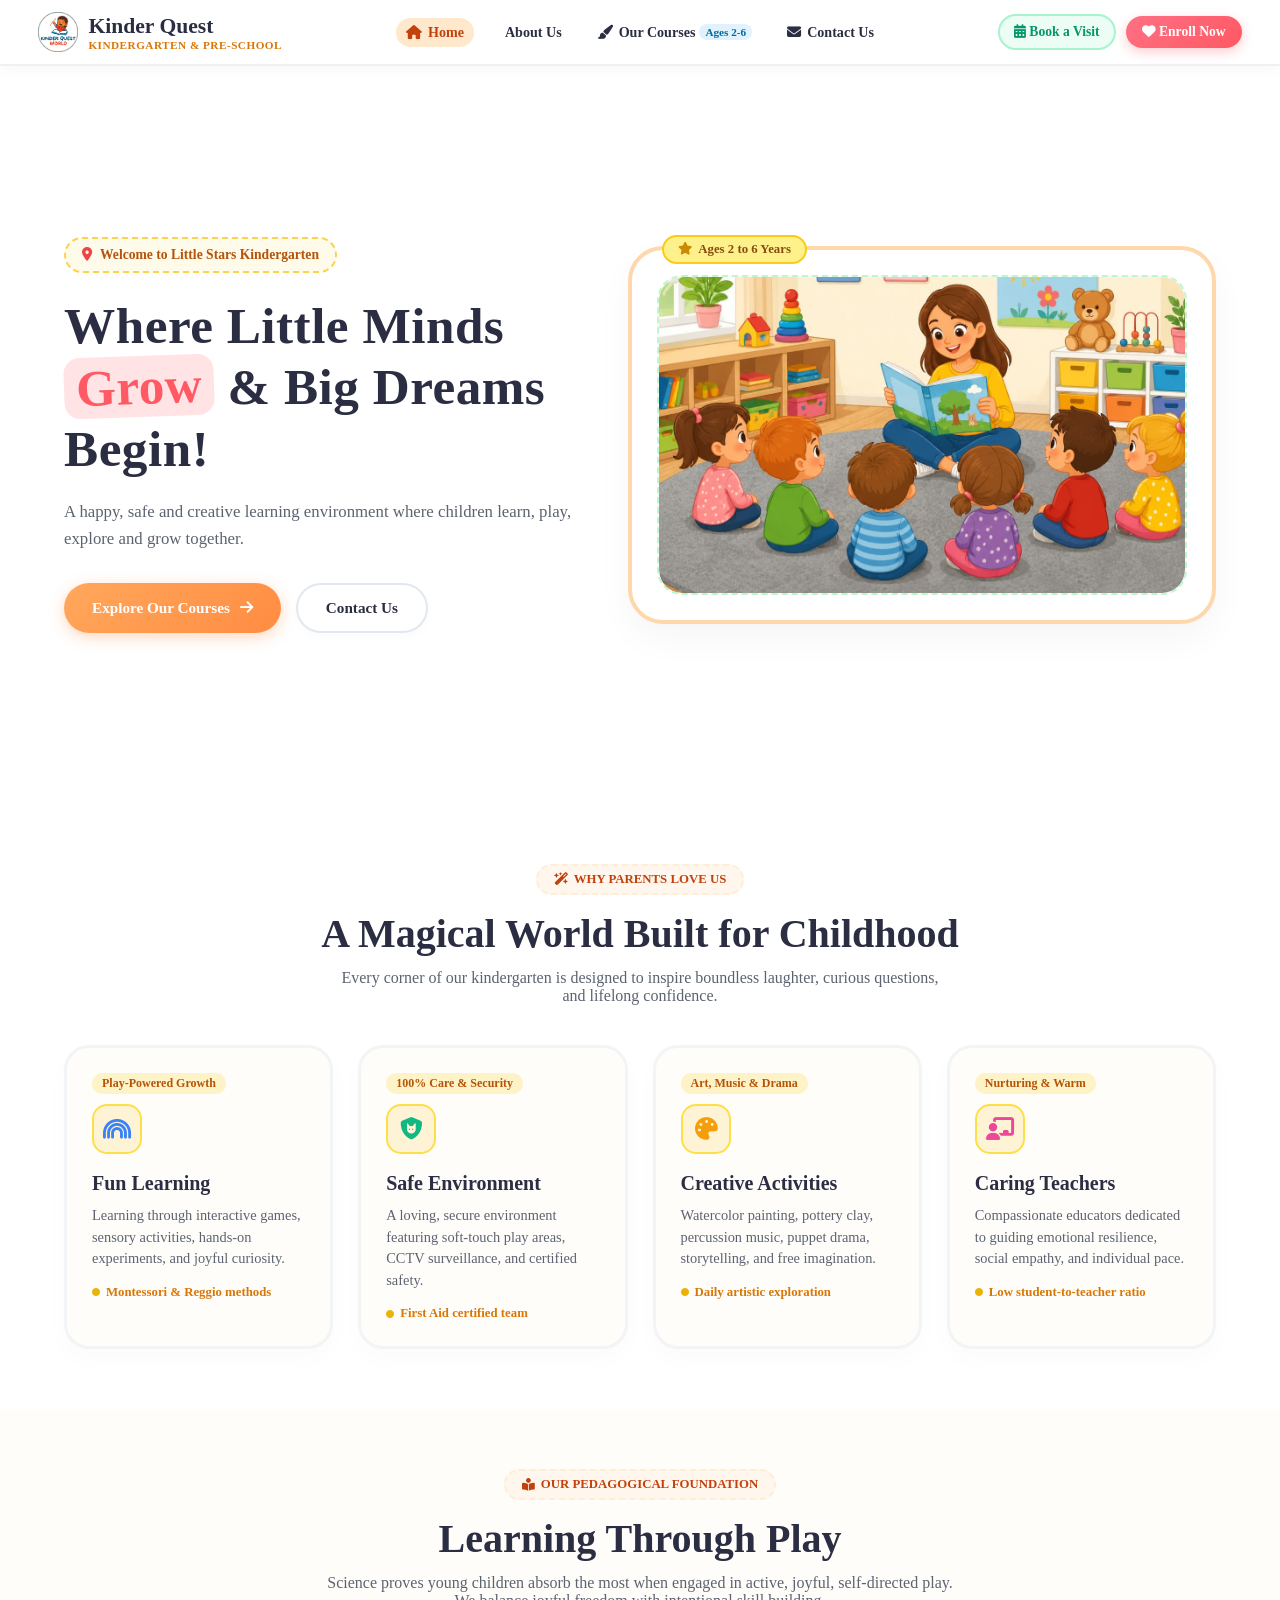
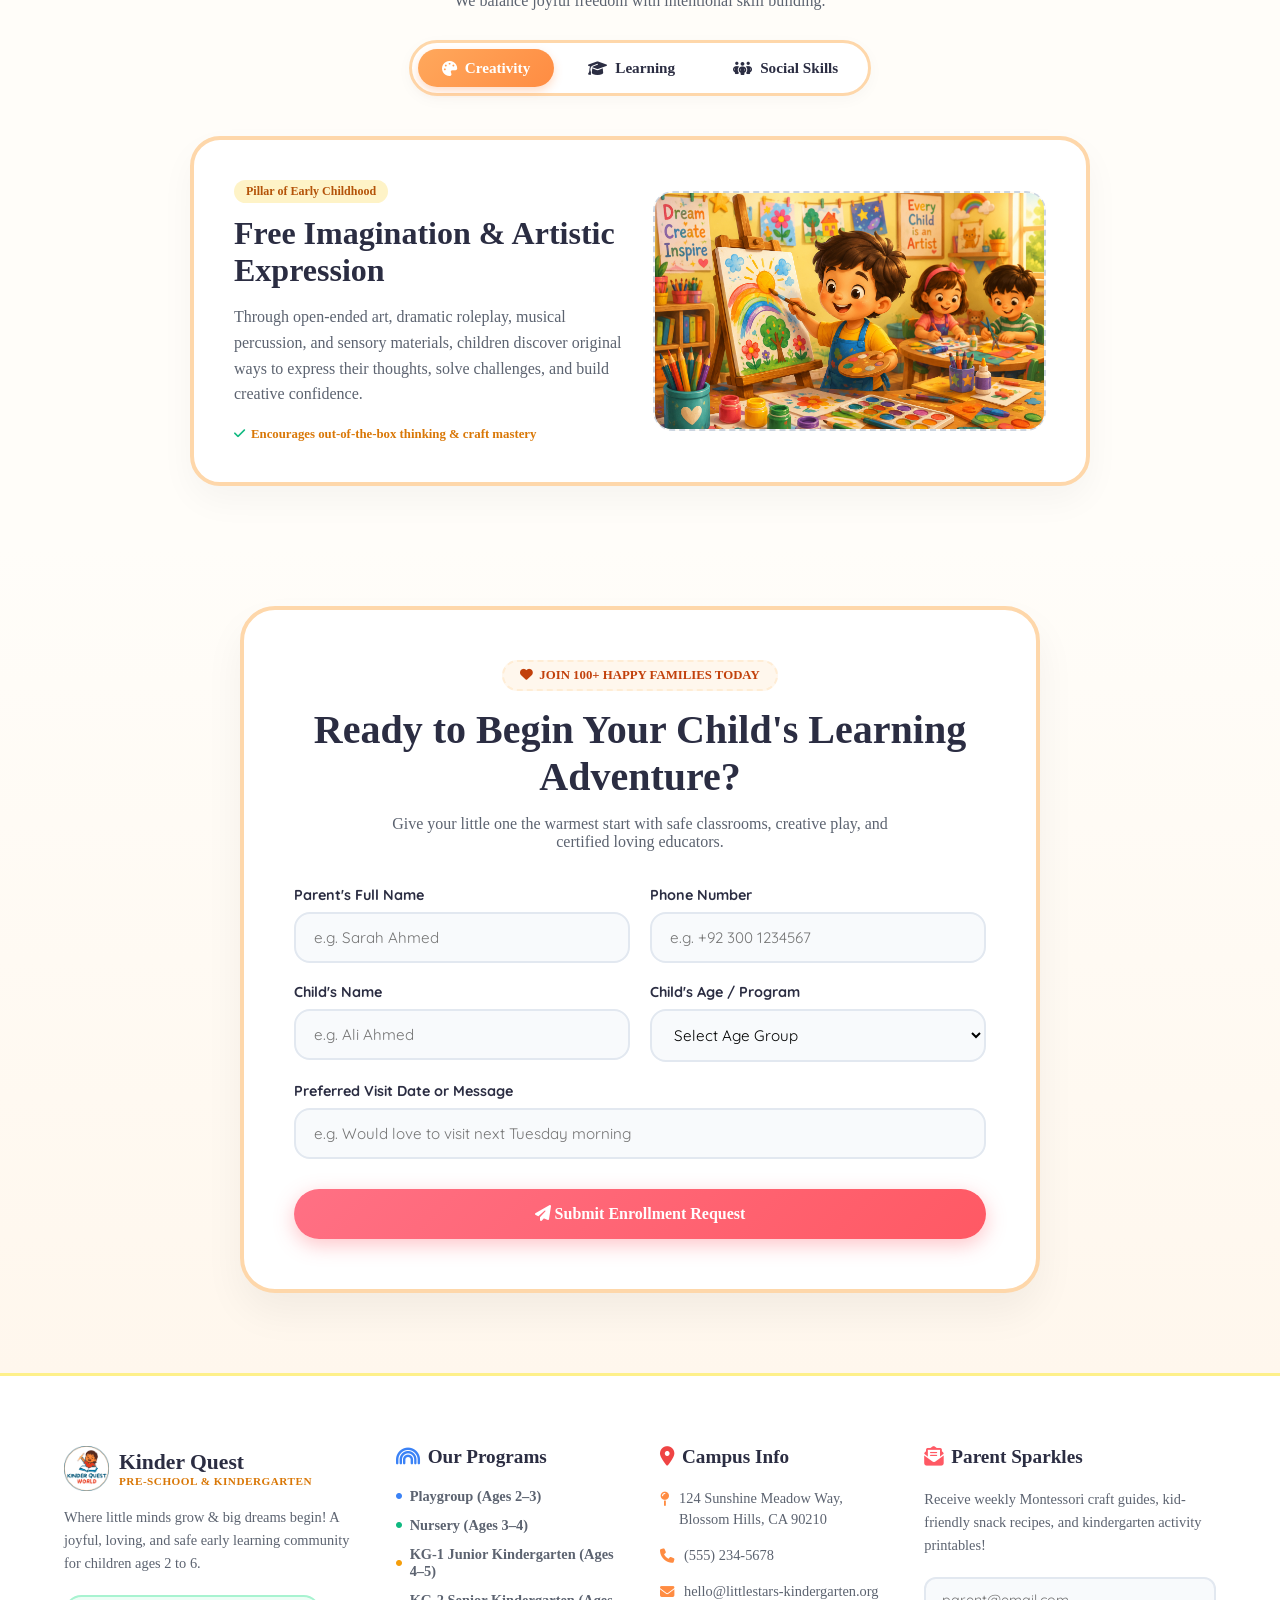
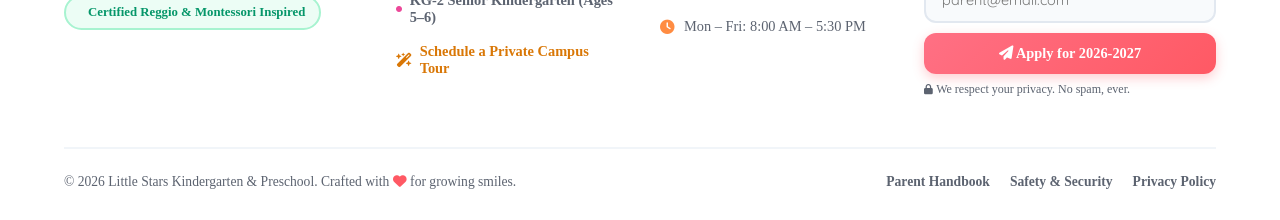
<file: index.html>
<!DOCTYPE html>
<html lang="en">
<head>
    <meta charset="UTF-8">
    <meta name="viewport" content="width=device-width, initial-scale=1.0">
    <title>Kinder Quest | Kindergarten & Preschool</title>
    <!-- FontAwesome icons -->
    <link rel="stylesheet" href="https://cdnjs.cloudflare.com/ajax/libs/font-awesome/6.4.0/css/all.min.css">
    <!-- Google Fonts -->
    <link href="https://fonts.googleapis.com/css2?family=Quicksand:wght@500;600;700&display=swap" rel="stylesheet">
    
    <style>
        :root {
    --sun-yellow: #ffde59;
    --mint-green: #2ec4b6;
    --sky-blue: #3a86ff;
    --coral-pink: #ff5964;
    --text-dark: #2b2d42;
    --text-muted: #5c6370;
}

* {
    margin: 0;
    padding: 0;
    box-sizing: border-box;
}

body, h1, h2, h3, h4, h5, h6, p, span, a, button, input, label {
    font-family: 'Quicksand', sans-serif !important;
}

        /* Header / Navbar */
       /* Header / Navbar (Optimized Spacing for 100% Zoom) */
header {
    background: #ffffff;
    display: flex;
    justify-content: space-between;
    align-items: center;
    padding: 12px 3%;
    position: sticky;
    top: 0;
    z-index: 1000;
    box-shadow: 0 4px 15px rgba(0,0,0,0.03);
    border-bottom: 2px solid #f0f0f0;
}

.logo {
    display: flex;
    align-items: center;
    gap: 10px;
    text-decoration: none;
    flex-shrink: 0;
}

.logo-badge {
    width: 44px;
    height: 44px;
    background: #fff3d6;
    border: 2px solid #ffca3a;
    border-radius: 14px;
    display: flex;
    align-items: center;
    justify-content: center;
    font-size: 1.3rem;
}

.logo-text h2 {
    font-family: 'Nunito', sans-serif;
    font-size: 1.35rem;
    font-weight: 800;
    color: #2b2d42;
}

.logo-text span {
    font-size: 0.7rem;
    font-weight: 700;
    color: #d97706;
    letter-spacing: 0.5px;
    display: block;
    text-transform: uppercase;
}

header nav ul {
    display: flex;
    list-style: none;
    gap: 15px;
    align-items: center;
}

header nav ul li a {
    text-decoration: none;
    color: #2b2d42;
    font-weight: 700;
    font-size: 0.88rem;
    display: flex;
    align-items: center;
    gap: 6px;
    padding: 6px 10px;
    border-radius: 30px;
    transition: all 0.2s ease;
    white-space: nowrap;
}

header nav ul li a.active-tab {
    background: #ffe8cc;
    color: #c2410c;
}

header nav ul li a:hover {
    color: #c2410c;
}

.nav-sub {
    font-size: 0.7rem;
    background: #e0f2fe;
    color: #0369a1;
    padding: 2px 6px;
    border-radius: 8px;
    font-weight: 700;
    margin-left: -2px;
}

.header-actions {
    display: flex;
    gap: 10px;
    align-items: center;
    flex-shrink: 0;
}

.btn-visit {
    background: #ecfdf5;
    color: #059669;
    border: 2px solid #a7f3d0;
    padding: 8px 14px;
    border-radius: 50px;
    font-weight: 700;
    font-size: 0.85rem;
    text-decoration: none;
    transition: all 0.2s ease;
    white-space: nowrap;
}

.btn-visit:hover {
    background: #d1fae5;
}

.btn-enroll {
    background: linear-gradient(135deg, #ff7084, #ff5964);
    color: white;
    border: none;
    padding: 8px 16px;
    border-radius: 50px;
    font-weight: 700;
    font-size: 0.85rem;
    text-decoration: none;
    box-shadow: 0 4px 12px rgba(255, 89, 100, 0.3);
    transition: all 0.2s ease;
    white-space: nowrap;
}

.btn-enroll:hover {
    transform: translateY(-2px);
    box-shadow: 0 6px 15px rgba(255, 89, 100, 0.4);
}

@media(max-width: 1150px) {
    header nav ul { display: none; }
}
        /* Hero Section */
        .hero {
            min-height: 82vh;
            display: flex;
            align-items: center;
            justify-content: space-between;
            padding: 40px 5%;
            gap: 30px;
        }

        .hero-content {
            flex: 1;
            max-width: 580px;
        }

        .hero-badge {
            display: inline-flex;
            align-items: center;
            gap: 8px;
            background: #fffbeb;
            color: #b45309;
            padding: 8px 16px;
            border-radius: 30px;
            font-weight: 700;
            font-size: 0.85rem;
            margin-bottom: 22px;
            border: 2px dashed #fcd34d;
        }

        .hero-content h1 {
            font-family: 'Fredoka', sans-serif;
            font-size: 3.2rem;
            line-height: 1.2;
            font-weight: 700;
            color: var(--text-dark);
            margin-bottom: 20px;
            letter-spacing: 0.5px;
        }

        .hero-content h1 .highlight-grow {
            color: #ff5964;
            background: #ffe3e5;
            padding: 0 12px;
            border-radius: 16px;
            display: inline-block;
            transform: rotate(-2deg);
        }

        .hero-content p {
            font-size: 1.05rem;
            color: var(--text-muted);
            margin-bottom: 30px;
            line-height: 1.6;
        }

        .hero-buttons {
            display: flex;
            gap: 15px;
            flex-wrap: wrap;
        }

        .btn-explore {
            background: linear-gradient(135deg, #ffa85c, #ff8c42);
            color: white;
            padding: 14px 28px;
            border-radius: 50px;
            text-decoration: none;
            font-weight: 700;
            font-size: 0.95rem;
            box-shadow: 0 4px 15px rgba(255, 140, 66, 0.35);
            display: inline-flex;
            align-items: center;
            gap: 10px;
            transition: all 0.2s ease;
        }

        .btn-explore:hover {
            transform: translateY(-2px);
        }

        .btn-contact-outline {
            background: #ffffff;
            color: var(--text-dark);
            padding: 14px 28px;
            border-radius: 50px;
            text-decoration: none;
            font-weight: 700;
            font-size: 0.95rem;
            border: 2px solid #e2e8f0;
            box-shadow: 0 4px 10px rgba(0,0,0,0.02);
            transition: all 0.2s ease;
        }

        .btn-contact-outline:hover {
            border-color: #cbd5e1;
            background: #f8fafc;
        }

        /* Hero Right Card */
        .hero-image {
            flex: 1.1;
            display: flex;
            justify-content: center;
        }

        .illustration-card {
            background: #ffffff;
            border: 4px solid #fed7aa;
            border-radius: 35px;
            padding: 25px;
            width: 100%;
            max-width: 600px;
            box-shadow: 0 15px 35px rgba(0,0,0,0.04);
            position: relative;
        }

        .card-top-tag {
            position: absolute;
            top: -15px;
            left: 30px;
            background: #fef08a;
            color: #854d0e;
            padding: 5px 14px;
            border-radius: 20px;
            font-weight: 700;
            font-size: 0.8rem;
            border: 2px solid #facc15;
            display: flex;
            align-items: center;
            gap: 6px;
            z-index: 2;
        }

        .card-inner-graphic {
            background: #fdfaf6;
            border-radius: 25px;
            height: 320px;
            display: flex;
            align-items: center;
            justify-content: center;
            position: relative;
            overflow: hidden;
            border: 2px dashed #bbf7d0;
        }

        .card-inner-graphic img {
            width: 100%;
            height: 100%;
            object-fit: cover;
            border-radius: 23px;
        }

        /* Features Grid Section */
        .features-section {
            padding: 60px 5%;
            text-align: center;
            background: #ffffff;
        }

        .section-title-badge {
            display: inline-flex;
            align-items: center;
            gap: 6px;
            background: #fff7ed;
            color: #c2410c;
            padding: 6px 16px;
            border-radius: 20px;
            font-size: 0.8rem;
            font-weight: 700;
            margin-bottom: 15px;
            border: 2px dashed #ffedd5;
            text-transform: uppercase;
        }

        .features-section h2 {
            font-family: 'Fredoka', sans-serif;
            font-size: 2.5rem;
            color: var(--text-dark);
            margin-bottom: 12px;
        }

        .features-section > p {
            color: var(--text-muted);
            max-width: 600px;
            margin: 0 auto 40px auto;
            font-size: 1rem;
        }

        .features-grid {
            display: grid;
            grid-template-columns: repeat(auto-fit, minmax(240px, 1fr));
            gap: 25px;
            text-align: left;
        }

        .feature-card {
            background: #fffdfa;
            border: 3px solid #f3f4f6;
            border-radius: 25px;
            padding: 25px;
            transition: all 0.3s ease;
            box-shadow: 0 10px 25px rgba(0,0,0,0.02);
            position: relative;
        }

        .feature-card:hover {
            transform: translateY(-5px);
            border-color: #fed7aa;
        }

        .feature-icon-box {
            width: 50px;
            height: 50px;
            background: #fff3d6;
            border-radius: 15px;
            display: flex;
            align-items: center;
            justify-content: center;
            font-size: 1.4rem;
            margin-bottom: 18px;
            border: 2px solid #fde047;
        }

        .feature-tag {
            font-size: 0.75rem;
            font-weight: 700;
            color: #b45309;
            background: #fef3c7;
            padding: 3px 10px;
            border-radius: 10px;
            display: inline-block;
            margin-bottom: 10px;
        }

        .feature-card h3 {
            font-size: 1.25rem;
            font-weight: 700;
            margin-bottom: 10px;
            color: var(--text-dark);
        }

        .feature-card p {
            font-size: 0.9rem;
            color: var(--text-muted);
            line-height: 1.5;
            margin-bottom: 15px;
        }

        .feature-footer-tag {
            font-size: 0.8rem;
            font-weight: 700;
            color: #d97706;
            display: flex;
            align-items: center;
            gap: 6px;
        }

        /* Pedagogical Foundation Section */
        .pedagogy-section {
            padding: 60px 5%;
            text-align: center;
            background: #fffdf9;
        }

        .pedagogy-section h2 {
            font-family: 'Fredoka', sans-serif;
            font-size: 2.5rem;
            color: var(--text-dark);
            margin-bottom: 12px;
        }

        .pedagogy-section > p {
            color: var(--text-muted);
            max-width: 650px;
            margin: 0 auto 30px auto;
            font-size: 1rem;
        }

        .tab-buttons {
            display: inline-flex;
            background: #ffffff;
            border: 3px solid #fed7aa;
            padding: 6px;
            border-radius: 50px;
            gap: 10px;
            margin-bottom: 40px;
            box-shadow: 0 4px 15px rgba(0,0,0,0.03);
        }

        .tab-btn {
            background: transparent;
            border: none;
            padding: 10px 24px;
            border-radius: 30px;
            font-weight: 700;
            font-size: 0.95rem;
            cursor: pointer;
            color: var(--text-dark);
            display: flex;
            align-items: center;
            gap: 8px;
            transition: all 0.2s ease;
        }

        .tab-btn.active, .tab-btn:hover {
            background: linear-gradient(135deg, #ffa85c, #ff8c42);
            color: white;
            box-shadow: 0 4px 10px rgba(255, 140, 66, 0.3);
        }

        .tab-content {
            display: none;
            max-width: 900px;
            margin: 0 auto;
            background: #ffffff;
            border: 4px solid #fed7aa;
            border-radius: 30px;
            padding: 40px;
            text-align: left;
            box-shadow: 0 15px 35px rgba(0,0,0,0.04);
            animation: fadeIn 0.4s ease;
        }

        .tab-content.active {
            display: block;
        }

        @keyframes fadeIn {
            from { opacity: 0; transform: translateY(10px); }
            to { opacity: 1; transform: translateY(0); }
        }

        .tab-pane-inner {
            display: flex;
            align-items: center;
            gap: 30px;
            flex-wrap: wrap;
        }

        .tab-pane-text {
            flex: 1;
            min-width: 280px;
        }

        .tab-pane-text .mini-badge {
            font-size: 0.75rem;
            font-weight: 700;
            color: #b45309;
            background: #fef3c7;
            padding: 4px 12px;
            border-radius: 12px;
            display: inline-block;
            margin-bottom: 12px;
        }

        .tab-pane-text h3 {
            font-family: 'Fredoka', sans-serif;
            font-size: 2rem;
            color: var(--text-dark);
            margin-bottom: 15px;
        }

        .tab-pane-text p {
            color: var(--text-muted);
            line-height: 1.6;
            margin-bottom: 20px;
        }

        .tab-pane-graphic {
            flex: 1;
            min-width: 280px;
            background: #fdfaf6;
            border: 2px dashed #cbd5e1;
            border-radius: 20px;
            height: 240px;
            display: flex;
            align-items: center;
            justify-content: center;
            font-size: 4rem;
        }

        /* Enrollment / Visit Form Section */
        .enroll-section {
            padding: 60px 5% 80px 5%;
            background: linear-gradient(180deg, #fffdf9 0%, #fff7ed 100%);
            display: flex;
            justify-content: center;
        }

        .enroll-card {
            background: #ffffff;
            border: 4px solid #fed7aa;
            border-radius: 35px;
            padding: 50px;
            width: 100%;
            max-width: 800px;
            box-shadow: 0 20px 40px rgba(0,0,0,0.05);
            text-align: center;
            position: relative;
        }

        .enroll-card h2 {
            font-family: 'Fredoka', sans-serif;
            font-size: 2.5rem;
            color: var(--text-dark);
            margin-bottom: 15px;
        }

        .enroll-card p {
            color: var(--text-muted);
            margin-bottom: 35px;
            font-size: 1rem;
            max-width: 550px;
            margin-left: auto;
            margin-right: auto;
        }

        .enroll-form {
            display: grid;
            grid-template-columns: 1fr 1fr;
            gap: 20px;
            text-align: left;
        }

        .form-group {
            display: flex;
            flex-direction: column;
            gap: 8px;
        }

        .form-group.full-width {
            grid-column: span 2;
        }

        .form-group label {
            font-weight: 700;
            font-size: 0.9rem;
            color: var(--text-dark);
        }

        .form-group input, .form-group select {
            padding: 14px 18px;
            border: 2px solid #e2e8f0;
            border-radius: 16px;
            font-size: 0.95rem;
            font-family: 'Quicksand', sans-serif;
            background: #f8fafc;
            outline: none;
            transition: all 0.2s ease;
        }

        .form-group input:focus, .form-group select:focus {
            border-color: #ff8c42;
            background: #ffffff;
            box-shadow: 0 0 0 4px rgba(255, 140, 66, 0.15);
        }

        .btn-submit-form {
            grid-column: span 2;
            background: linear-gradient(135deg, #ff7084, #ff5964);
            color: white;
            border: none;
            padding: 16px;
            border-radius: 50px;
            font-weight: 700;
            font-size: 1rem;
            cursor: pointer;
            box-shadow: 0 6px 20px rgba(255, 89, 100, 0.35);
            transition: all 0.2s ease;
            margin-top: 10px;
        }

        .btn-submit-form:hover {
            transform: translateY(-2px);
            box-shadow: 0 8px 25px rgba(255, 89, 100, 0.45);
        }

        /* --- Footer Styles --- */
        footer.site-footer {
            background: #ffffff;
            border-top: 3px solid #fef08a;
            padding: 70px 5% 30px 5%;
            color: var(--text-dark);
        }

        .footer-container {
            display: grid;
            grid-template-columns: 1.3fr 1fr 1fr 1.3fr;
            gap: 40px;
            margin-bottom: 50px;
        }

        .footer-col h3 {
            font-family: 'Fredoka', sans-serif;
            font-size: 1.2rem;
            margin-bottom: 20px;
            color: var(--text-dark);
            display: flex;
            align-items: center;
            gap: 8px;
        }

        .footer-col p {
            color: var(--text-muted);
            font-size: 0.9rem;
            line-height: 1.6;
            margin-bottom: 20px;
        }

        .footer-badge-box {
            display: inline-flex;
            align-items: center;
            gap: 8px;
            background: #ecfdf5;
            color: #059669;
            border: 2px solid #a7f3d0;
            padding: 8px 14px;
            border-radius: 20px;
            font-weight: 700;
            font-size: 0.8rem;
        }

        .footer-links {
            list-style: none;
            display: flex;
            flex-direction: column;
            gap: 12px;
        }

        .footer-links li a {
            text-decoration: none;
            color: var(--text-muted);
            font-size: 0.9rem;
            font-weight: 600;
            transition: color 0.2s ease;
            display: flex;
            align-items: center;
            gap: 8px;
        }

        .footer-links li a:hover {
            color: #ff8c42;
        }

        .footer-contact-info {
            display: flex;
            flex-direction: column;
            gap: 14px;
        }

        .footer-contact-item {
            display: flex;
            align-items: flex-start;
            gap: 10px;
            color: var(--text-muted);
            font-size: 0.9rem;
            line-height: 1.5;
        }

        .footer-contact-item i {
            color: #ff8c42;
            margin-top: 4px;
        }

        /* Newsletter form inside footer */
        .footer-newsletter input {
            width: 100%;
            padding: 12px 16px;
            border: 2px solid #e2e8f0;
            border-radius: 12px;
            font-size: 0.9rem;
            font-family: 'Quicksand', sans-serif;
            background: #f8fafc;
            outline: none;
            margin-bottom: 10px;
            transition: all 0.2s ease;
        }

        .footer-newsletter input:focus {
            border-color: #ff8c42;
            background: #ffffff;
        }

        .footer-newsletter button {
            width: 100%;
            background: linear-gradient(135deg, #ff7084, #ff5964);
            color: white;
            border: none;
            padding: 12px;
            border-radius: 12px;
            font-weight: 700;
            font-size: 0.9rem;
            cursor: pointer;
            box-shadow: 0 4px 12px rgba(255, 89, 100, 0.3);
            transition: all 0.2s ease;
        }

        .footer-newsletter button:hover {
            transform: translateY(-2px);
        }

        .newsletter-note {
            font-size: 0.75rem;
            color: var(--text-muted);
            margin-top: 8px;
        }

        /* Footer Bottom Bar */
        .footer-bottom {
            border-top: 2px solid #f1f5f9;
            padding-top: 25px;
            display: flex;
            justify-content: space-between;
            align-items: center;
            flex-wrap: wrap;
            gap: 15px;
            font-size: 0.85rem;
            color: var(--text-muted);
        }

        .footer-bottom-links {
            display: flex;
            gap: 20px;
        }

        .footer-bottom-links a {
            text-decoration: none;
            color: var(--text-muted);
            font-weight: 600;
        }

        .footer-bottom-links a:hover {
            color: #ff8c42;
        }

        /* Responsive */
        @media(max-width: 1024px) {
            header nav ul { display: none; }
            .hero { flex-direction: column; text-align: center; padding: 30px 5%; }
            .hero-content { max-width: 100%; }
            .hero-buttons { justify-content: center; }
            .hero-image { width: 100%; }
            .enroll-form { grid-template-columns: 1fr; }
            .form-group.full-width { grid-column: span 1; }
            .btn-submit-form { grid-column: span 1; }
            .footer-container { grid-template-columns: 1fr 1fr; }
        }

        @media(max-width: 650px) {
            .footer-container { grid-template-columns: 1fr; }
            .footer-bottom { flex-direction: column; text-align: center; }
        }
        /* MODAL POPUP OVERLAY CSS */
.modal-overlay {
    position: fixed;
    top: 0;
    left: 0;
    width: 100%;
    height: 100%;
    background: rgba(0, 0, 0, 0.5);
    backdrop-filter: blur(4px);
    display: flex;
    align-items: center;
    justify-content: center;
    z-index: 2000;
    opacity: 0;
    visibility: hidden;
    transition: all 0.3s ease;
}

.modal-overlay.active {
    opacity: 1;
    visibility: visible;
}

.modal-container {
    background: #ffffff;
    width: 100%;
    max-width: 680px;
    border-radius: 28px;
    border: 5px solid #a7f3d0;
    box-shadow: 0 20px 50px rgba(0, 0, 0, 0.15);
    padding: 30px;
    position: relative;
    transform: scale(0.9);
    transition: all 0.3s ease;
    max-height: 90vh;
    overflow-y: auto;
}

.modal-overlay.active .modal-container {
    transform: scale(1);
}

.modal-header {
    display: flex;
    justify-content: space-between;
    align-items: center;
    margin-bottom: 20px;
    border-bottom: 2px solid #f1f5f9;
    padding-bottom: 15px;
}

.modal-badge-title {
    display: flex;
    align-items: center;
    gap: 12px;
}

.modal-teddy-icon {
    width: 42px;
    height: 42px;
    background: #fff3d6;
    border: 2px solid #ffca3a;
    border-radius: 12px;
    display: flex;
    align-items: center;
    justify-content: center;
    font-size: 1.2rem;
}

.modal-title-text span {
    font-size: 0.7rem;
    font-weight: 800;
    color: #059669;
    letter-spacing: 0.5px;
    text-transform: uppercase;
    display: block;
}

.modal-title-text h3 {
    font-family: 'Nunito', sans-serif;
    font-size: 1.35rem;
    color: #2b2d42;
    font-weight: 800;
}

.modal-close-btn {
    width: 36px;
    height: 36px;
    background: #f8fafc;
    border: 2px solid #e2e8f0;
    border-radius: 50%;
    display: flex;
    align-items: center;
    justify-content: center;
    cursor: pointer;
    color: #64748b;
    font-size: 0.9rem;
    transition: 0.2s;
}

.modal-close-btn:hover {
    background: #fee2e2;
    color: #ef4444;
    border-color: #fca5a5;
}

.modal-banner-note {
    background: #f0fdf4;
    border: 1.5px solid #bbf7d0;
    color: #166534;
    padding: 10px 16px;
    border-radius: 12px;
    font-size: 0.82rem;
    font-weight: 700;
    display: flex;
    align-items: center;
    gap: 8px;
    margin-bottom: 20px;
}

.modal-form-grid {
    display: grid;
    grid-template-columns: 1fr 1fr;
    gap: 15px;
    margin-bottom: 15px;
}

.modal-form-group {
    display: flex;
    flex-direction: column;
    gap: 6px;
}

.modal-form-group label {
    font-size: 0.8rem;
    font-weight: 700;
    color: #334155;
}

.modal-input {
    width: 100%;
    padding: 10px 14px;
    border: 1px solid #cbd5e1;
    border-radius: 12px;
    font-size: 0.85rem;
    background: #f8fafc;
    outline: none;
    transition: 0.2s;
}

.modal-input:focus {
    border-color: #10b981;
    background: #fff;
}

.modal-footer-actions {
    display: flex;
    justify-content: flex-end;
    gap: 10px;
    margin-top: 25px;
    border-top: 2px solid #f1f5f9;
    padding-top: 15px;
}

.btn-modal-cancel {
    background: #f1f5f9;
    color: #475569;
    border: none;
    padding: 10px 20px;
    border-radius: 50px;
    font-weight: 700;
    font-size: 0.88rem;
    cursor: pointer;
    transition: 0.2s;
}

.btn-modal-cancel:hover { background: #e2e8f0; }

.btn-modal-confirm {
    background: #16a34a;
    color: white;
    border: none;
    padding: 10px 22px;
    border-radius: 50px;
    font-weight: 700;
    font-size: 0.88rem;
    cursor: pointer;
    box-shadow: 0 4px 15px rgba(22, 163, 74, 0.3);
    display: flex;
    align-items: center;
    gap: 8px;
    transition: 0.2s;
}

.btn-modal-confirm:hover { background: #15803d; }
/* Image container ya box ki styling agar pehle se nahi hai */
.feature-image-box {
    width: 100%;
    max-width: 500px; /* Box ki width apni marzi se adjust kar sakti hain */
    height: 350px;   /* Height ko 1449x1086 ke ratio ke mutabiq set kiya hai */
    border-radius: 16px;
    overflow: hidden; /* Taake image corners se bahar na nikle */
}

/* Image ki exact styling */
.feature-img {
    width: 100%;
    height: 100%;
    object-fit: cover; /* Yeh image ko box me poora fit kar dega */
    border-radius: 16px;
    transition: transform 0.5s ease; /* Pyara sa zoom effect */
}

/* Jab cursor image par aaye tou halka sa zoom ho */
.feature-image-box:hover .feature-img {
    transform: scale(1.05);
}
body, h1, h2, h3, h4, h5, h6, p, a, button, span {
    font-family: 'Bubblegum Sans', cursive !important;
}
    </style>
</head>
<body>

    <!-- Header / Navbar -->
<header>
    <a href="index.html" class="logo">
        <img src="Images/Kidner Quest LogoCircles.png" alt="Kinder Quest logo" style="height: 40px; width: auto;">
        <div class="logo-text">
            <h2>Kinder Quest</h2>
            <span>Kindergarten & Pre-School</span>
        </div>
    </a>
    <nav>
        <ul>
            <li><a href="index.html" class="active-tab"><i class="fa-solid fa-house"></i> Home</a></li>
            <li><a href="about.html"><i class="fa-solid fa-teddy-bear"></i> About Us</a></li>
            <li><a href="courses.html"><i class="fa-solid fa-paintbrush"></i> Our Courses <span class="nav-sub">Ages 2-6</span></a></li>
            <li><a href="contact.html"><i class="fa-solid fa-envelope"></i> Contact Us</a></li>
        </ul>
    </nav>
    <div class="header-actions">
        <a href="contact.html" class="btn-visit" id="openModalBtn1" onclick="event.preventDefault(); openModal();"><i class="fa-solid fa-calendar-days"></i> Book a Visit</a>
       <button class="btn-enroll" id="openEnrollModalBtn" onclick="event.preventDefault(); openEnrollModal();"><i class="fa-solid fa-heart"></i> Enroll Now</button>
    </div>
</header>

    <!-- Hero Section -->
    <section class="hero">
        <div class="hero-content">
            <div class="hero-badge"><i class="fa-solid fa-location-dot" style="color: #ef4444;"></i> Welcome to Little Stars Kindergarten</div>
            <h1>Where Little Minds <span class="highlight-grow">Grow</span> & Big Dreams Begin!</h1>
            <p>A happy, safe and creative learning environment where children learn, play, explore and grow together.</p>
            <div class="hero-buttons">
                <a href="courses.html" class="btn-explore">Explore Our Courses <i class="fa-solid fa-arrow-right"></i></a>
                <a href="contact.html" class="btn-contact-outline">Contact Us</a>
            </div>
        </div>
        <div class="hero-image">
            <div class="illustration-card">
                <div class="card-top-tag">
                    <i class="fa-solid fa-star" style="color: #ca8a04;"></i> Ages 2 to 6 Years
                </div>
                <div class="card-inner-graphic">
                    <img src="Images/image1.1.jpg" alt="Kindergarten Kids">
                </div>
            </div>
        </div>
    </section>

    <!-- Features Blocks Section -->
    <section class="features-section">
        <div class="section-title-badge"><i class="fa-solid fa-wand-magic-sparkles"></i> Why Parents Love Us</div>
        <h2>A Magical World Built for Childhood</h2>
        <p>Every corner of our kindergarten is designed to inspire boundless laughter, curious questions, and lifelong confidence.</p>
        
        <div class="features-grid">
            <div class="feature-card">
                <span class="feature-tag">Play-Powered Growth</span>
                <div class="feature-icon-box"><i class="fa-solid fa-rainbow" style="color: #3b82f6;"></i></div>
                <h3>Fun Learning</h3>
                <p>Learning through interactive games, sensory activities, hands-on experiments, and joyful curiosity.</p>
                <div class="feature-footer-tag"><i class="fa-solid fa-circle" style="font-size: 8px; color: #eab308;"></i> Montessori & Reggio methods</div>
            </div>

            <div class="feature-card">
                <span class="feature-tag">100% Care & Security</span>
                <div class="feature-icon-box"><i class="fa-solid fa-shield-cat" style="color: #10b981;"></i></div>
                <h3>Safe Environment</h3>
                <p>A loving, secure environment featuring soft-touch play areas, CCTV surveillance, and certified safety.</p>
                <div class="feature-footer-tag"><i class="fa-solid fa-circle" style="font-size: 8px; color: #eab308;"></i> First Aid certified team</div>
            </div>

            <div class="feature-card">
                <span class="feature-tag">Art, Music & Drama</span>
                <div class="feature-icon-box"><i class="fa-solid fa-palette" style="color: #f59e0b;"></i></div>
                <h3>Creative Activities</h3>
                <p>Watercolor painting, pottery clay, percussion music, puppet drama, storytelling, and free imagination.</p>
                <div class="feature-footer-tag"><i class="fa-solid fa-circle" style="font-size: 8px; color: #eab308;"></i> Daily artistic exploration</div>
            </div>

            <div class="feature-card">
                <span class="feature-tag">Nurturing & Warm</span>
                <div class="feature-icon-box"><i class="fa-solid fa-chalkboard-user" style="color: #ec4899;"></i></div>
                <h3>Caring Teachers</h3>
                <p>Compassionate educators dedicated to guiding emotional resilience, social empathy, and individual pace.</p>
                <div class="feature-footer-tag"><i class="fa-solid fa-circle" style="font-size: 8px; color: #eab308;"></i> Low student-to-teacher ratio</div>
            </div>
        </div>
    </section>

    <!-- Pedagogical Foundation Section -->
    <section class="pedagogy-section">
        <div class="section-title-badge"><i class="fa-solid fa-book-open-reader"></i> Our Pedagogical Foundation</div>
        <h2>Learning Through Play</h2>
        <p>Science proves young children absorb the most when engaged in active, joyful, self-directed play. We balance joyful freedom with intentional skill building.</p>
        
        <div class="tab-buttons">
            <button class="tab-btn active" onclick="openTab(event, 'creativityTab')">
                <i class="fa-solid fa-palette"></i> Creativity
            </button>
            <button class="tab-btn" onclick="openTab(event, 'learningTab')">
                <i class="fa-solid fa-graduation-cap"></i> Learning
            </button>
            <button class="tab-btn" onclick="openTab(event, 'socialTab')">
                <i class="fa-solid fa-people-group"></i> Social Skills
            </button>
        </div>

        <div id="creativityTab" class="tab-content active">
            <div class="tab-pane-inner">
                <div class="tab-pane-text">
                    <span class="mini-badge">Pillar of Early Childhood</span>
                    <h3>Free Imagination & Artistic Expression</h3>
                    <p>Through open-ended art, dramatic roleplay, musical percussion, and sensory materials, children discover original ways to express their thoughts, solve challenges, and build creative confidence.</p>
                    <div class="feature-footer-tag"><i class="fa-solid fa-check" style="color: #10b981;"></i> Encourages out-of-the-box thinking & craft mastery</div>
                </div>
                <div class="tab-pane-graphic">
    <img src="Images/Creative.png" alt="Creativity and Art" class="feature-img">
</div>
            </div>
        </div>

        <div id="learningTab" class="tab-content">
            <div class="tab-pane-inner">
                <div class="tab-pane-text">
                    <span class="mini-badge">Cognitive Development</span>
                    <h3>Foundational Literacy & STEM Exploration</h3>
                    <p>We introduce letters, numbers, puzzles, and scientific inquiry through interactive games and friendly challenges that transform everyday curiosity into lifelong academic passion.</p>
                    <div class="feature-footer-tag"><i class="fa-solid fa-check" style="color: #10b981;"></i> Interactive puzzles, counting games & phonetic fun</div>
                </div>
                <div class="tab-pane-graphic">
    <img src="Images/learning.png" alt="Creativity and Art" class="feature-img">
</div>
            </div>
        </div>

        <div id="socialTab" class="tab-content">
            <div class="tab-pane-inner">
                <div class="tab-pane-text">
                    <span class="mini-badge">Emotional Intelligence</span>
                    <h3>Friendship, Sharing & Teamwork</h3>
                    <p>Group projects, collaborative games, and guided sharing circles help children build empathy, resolve peer conflicts gracefully, and communicate their feelings with confidence.</p>
                    <div class="feature-footer-tag"><i class="fa-solid fa-check" style="color: #10b981;"></i> Cultivates kindness, teamwork & active listening</div>
                </div>
                <div class="tab-pane-graphic">
    <img src="Images/social skills.png" alt="Creativity and Art" class="feature-img">
</div>
            </div>
        </div>
    </section>

    <!-- Enrollment / Visit Form Section -->
    <section class="enroll-section">
        <div class="enroll-card">
            <div class="section-title-badge"><i class="fa-solid fa-heart"></i> Join 100+ Happy Families Today</div>
            <h2>Ready to Begin Your Child's Learning Adventure?</h2>
            <p>Give your little one the warmest start with safe classrooms, creative play, and certified loving educators.</p>
            
            <form class="enroll-form" onsubmit="event.preventDefault(); alert('Thank you! Your enrollment request has been submitted successfully.');">
                <div class="form-group">
                    <label>Parent's Full Name</label>
                    <input type="text" placeholder="e.g. Sarah Ahmed" required>
                </div>
                <div class="form-group">
                    <label>Phone Number</label>
                    <input type="tel" placeholder="e.g. +92 300 1234567" required>
                </div>
                <div class="form-group">
                    <label>Child's Name</label>
                    <input type="text" placeholder="e.g. Ali Ahmed" required>
                </div>
                <div class="form-group">
                    <label>Child's Age / Program</label>
                    <select required>
                        <option value="">Select Age Group</option>
                        <option value="2">Ages 2 Years (Toddler)</option>
                        <option value="3">Ages 3 Years (Nursery)</option>
                        <option value="4">Ages 4 Years (Kindergarten 1)</option>
                        <option value="5">Ages 5-6 Years (Kindergarten 2)</option>
                    </select>
                </div>
                <div class="form-group full-width">
                    <label>Preferred Visit Date or Message</label>
                    <input type="text" placeholder="e.g. Would love to visit next Tuesday morning">
                </div>
                <button type="submit" class="btn-submit-form"><i class="fa-solid fa-paper-plane"></i> Submit Enrollment Request</button>
            </form>
        </div>
    </section>
<!-- ENROLL NOW MODAL POPUP -->
<div class="modal-overlay" id="enrollModal">
    <div class="modal-container">
        <div class="modal-header">
            <div class="modal-badge-title">
                <div class="modal-teddy-icon">🧸</div>
                <div class="modal-title-text">
                    <span style="color: #ff5964;">ADMISSIONS OPEN 2026-2027</span>
                    <h3>Enroll Your Little Star! 🌟</h3>
                </div>
            </div>
            <div class="modal-close-btn" id="closeEnrollModalBtn">
                <i class="fa-solid fa-xmark"></i>
            </div>
        </div>

        <div class="modal-banner-note" style="background: #fff1f2; border-color: #fecdd3; color: #9f1239;">
            <i class="fa-solid fa-wand-magic-sparkles" style="color: #ff5964;"></i>
            <span>Fill out this quick form and our friendly admissions team will contact you with fee details and welcome kit!</span>
        </div>

        <form>
            <div class="modal-form-grid">
                <div class="modal-form-group">
                    <label>Parent / Guardian Name *</label>
                    <input type="text" placeholder="e.g. Jessica Miller" class="modal-input" required>
                </div>
                <div class="modal-form-group">
                    <label>Child's Full Name *</label>
                    <input type="text" placeholder="e.g. Leo Miller" class="modal-input" required>
                </div>
            </div>

            <div class="modal-form-grid">
                <div class="modal-form-group">
                    <label>Email Address *</label>
                    <input type="email" placeholder="jessica@example.com" class="modal-input" required>
                </div>
                <div class="modal-form-group">
                    <label>Phone Number *</label>
                    <input type="tel" placeholder="(555) 234-5678" class="modal-input" required>
                </div>
            </div>

            <div class="modal-form-grid">
                <div class="modal-form-group">
                    <label>Select Program *</label>
                    <select class="modal-input">
                        <option>Nursery (3 – 4 Years)</option>
                        <option>Playgroup (2 – 3 Years)</option>
                        <option>KG-1 Junior Kindergarten (4 – 5 Years)</option>
                        <option>KG-2 Senior Kindergarten (5 – 6 Years)</option>
                    </select>
                </div>
                <div class="modal-form-group">
                    <label>Desired Start Term</label>
                    <select class="modal-input">
                        <option>Select a term...</option>
                        <option>Fall Term (September 2026)</option>
                        <option>Winter Term (January 2027)</option>
                        <option>Spring Term (April 2027)</option>
                    </select>
                </div>
            </div>

            <div class="modal-form-group" style="margin-top: 15px;">
                <label>Any specific allergies, preferences, or questions?</label>
                <textarea class="modal-input" style="height: 80px; resize: none;" placeholder="Let us know if your child has food allergies or favorite activities..."></textarea>
            </div>

            <div class="modal-footer-actions">
                <button type="button" class="btn-modal-cancel" id="cancelEnrollModalBtn">Cancel</button>
                <button type="submit" class="btn-modal-confirm" style="background: linear-gradient(135deg, #ff7084, #ff5964); box-shadow: 0 4px 15px rgba(255, 89, 100, 0.3);">
                    <i class="fa-solid fa-heart"></i> Submit Enrollment Application
                </button>
            </div>
        </form>
    </div>
</div>
    <!-- Professional Footer Section -->
    <footer class="site-footer">
        <div class="footer-container">
            <!-- Col 1: About / Logo -->
            <div class="footer-col">
                <div class="logo" style="margin-bottom: 15px;">
                    <img src="Images/Kidner Quest LogoCircles.png" alt="Kinder Quest logo" style="height: 45px; width: auto;">
                    <div class="logo-text">
                        <h2>Kinder Quest</h2>
                        <span>Pre-School & Kindergarten</span>
                    </div>
                </div>
                <p>Where little minds grow & big dreams begin! A joyful, loving, and safe early learning community for children ages 2 to 6.</p>
                <div class="footer-badge-box">
                    <i class="fa-solid fa-sparkles" style="color: #059669;"></i> Certified Reggio & Montessori Inspired
                </div>
            </div>

            <!-- Col 2: Our Programs -->
            <div class="footer-col">
                <h3><i class="fa-solid fa-rainbow" style="color: #3b82f6;"></i> Our Programs</h3>
                <ul class="footer-links">
                    <li><a href="#"><i class="fa-solid fa-circle" style="font-size: 6px; color: #3b82f6;"></i> Playgroup (Ages 2–3)</a></li>
                    <li><a href="#"><i class="fa-solid fa-circle" style="font-size: 6px; color: #10b981;"></i> Nursery (Ages 3–4)</a></li>
                    <li><a href="#"><i class="fa-solid fa-circle" style="font-size: 6px; color: #f59e0b;"></i> KG-1 Junior Kindergarten (Ages 4–5)</a></li>
                    <li><a href="#"><i class="fa-solid fa-circle" style="font-size: 6px; color: #ec4899;"></i> KG-2 Senior Kindergarten (Ages 5–6)</a></li>
                    <li><a href="contact.html" style="color: #d97706; font-weight: 700; margin-top: 5px;"><i class="fa-solid fa-wand-magic-sparkles"></i> Schedule a Private Campus Tour</a></li>
                </ul>
            </div>

            <!-- Col 3: Campus Info -->
            <div class="footer-col">
                <h3><i class="fa-solid fa-location-dot" style="color: #ef4444;"></i> Campus Info</h3>
                <div class="footer-contact-info">
                    <div class="footer-contact-item">
                        <i class="fa-solid fa-map-pin"></i>
                        <span>124 Sunshine Meadow Way, Blossom Hills, CA 90210</span>
                    </div>
                    <div class="footer-contact-item">
                        <i class="fa-solid fa-phone"></i>
                        <span>(555) 234-5678</span>
                    </div>
                    <div class="footer-contact-item">
                        <i class="fa-solid fa-envelope"></i>
                        <span>hello@littlestars-kindergarten.org</span>
                    </div>
                    <div class="footer-contact-item">
                        <i class="fa-solid fa-clock"></i>
                        <span>Mon – Fri: 8:00 AM – 5:30 PM</span>
                    </div>
                </div>
            </div>

            <!-- Col 4: Parent Sparkles (Newsletter) -->
            <div class="footer-col">
                <h3><i class="fa-solid fa-envelope-open-text" style="color: #ff5964;"></i> Parent Sparkles</h3>
                <p>Receive weekly Montessori craft guides, kid-friendly snack recipes, and kindergarten activity printables!</p>
                <form class="footer-newsletter" onsubmit="event.preventDefault(); alert('Subscribed successfully!');">
                    <input type="email" placeholder="parent@email.com" required>
                    <button type="submit"><i class="fa-solid fa-paper-plane"></i> Apply for 2026-2027</button>
                </form>
                <div class="newsletter-note"><i class="fa-solid fa-lock" style="font-size: 10px;"></i> We respect your privacy. No spam, ever.</div>
            </div>
        </div>

        <!-- Footer Bottom Bar -->
        <div class="footer-bottom">
            <div>&copy; 2026 Little Stars Kindergarten & Preschool. Crafted with <i class="fa-solid fa-heart" style="color: #ff5964;"></i> for growing smiles.</div>
            <div class="footer-bottom-links">
                <a href="#">Parent Handbook</a>
                <a href="#">Safety & Security</a>
                <a href="#">Privacy Policy</a>
            </div>
        </div>
        <!-- BOOK A VISIT MODAL POPUP -->
<div class="modal-overlay" id="visitModal">
    <div class="modal-container">
        <div class="modal-header">
            <div class="modal-badge-title">
                <div class="modal-teddy-icon">🧸</div>
                <div class="modal-title-text">
                    <span>Guided Family Tour</span>
                    <h3>Book a School Visit! 🏫</h3>
                </div>
            </div>
            <div class="modal-close-btn" id="closeModalBtn">
                <i class="fa-solid fa-xmark"></i>
            </div>
        </div>

        <div class="modal-banner-note">
            <i class="fa-solid fa-location-dot" style="color: #059669;"></i>
            <span>Complimentary 45-minute private guided tour with student snack tasting!</span>
        </div>

        <form>
            <div class="modal-form-grid">
                <div class="modal-form-group">
                    <label>Parent Name *</label>
                    <input type="text" placeholder="Full name" class="modal-input" required>
                </div>
                <div class="modal-form-group">
                    <label>Phone Number *</label>
                    <input type="tel" placeholder="(555) 000-0000" class="modal-input" required>
                </div>
            </div>

            <div class="modal-form-grid">
                <div class="modal-form-group">
                    <label>Email Address *</label>
                    <input type="email" placeholder="name@email.com" class="modal-input" required>
                </div>
                <div class="modal-form-group">
                    <label>Child's Approximate Age</label>
                    <select class="modal-input">
                        <option>3 years old (Nursery)</option>
                        <option>2 years old (Playgroup)</option>
                        <option>4 years old (KG-1)</option>
                        <option>5 years old (KG-2)</option>
                    </select>
                </div>
            </div>

            <div class="modal-form-grid">
                <div class="modal-form-group">
                    <label>Preferred Date *</label>
                    <input type="date" class="modal-input" value="2026-08-25" required>
                </div>
                <div class="modal-form-group">
                    <label>Time Slot *</label>
                    <select class="modal-input">
                        <option>09:30 AM (Class in session)</option>
                        <option>11:00 AM (Morning Circle)</option>
                        <option>02:00 PM (Afternoon Activities)</option>
                    </select>
                </div>
            </div>

            <div class="modal-footer-actions">
                <button type="button" class="btn-modal-cancel" id="cancelModalBtn">Cancel</button>
                <button type="submit" class="btn-modal-confirm">
                    <i class="fa-solid fa-wand-magic-sparkles"></i> Confirm Tour Booking
                </button>
            </div>
        </form>
    </div>
</div>
    </footer>

    <!-- JavaScript for Tab Switching -->
    <script>
        function openTab(evt, tabName) {
            let tabContent = document.getElementsByClassName("tab-content");
            for (let i = 0; i < tabContent.length; i++) {
                tabContent[i].classList.remove("active");
            }

            let tabBtns = document.getElementsByClassName("tab-btn");
            for (let i = 0; i < tabBtns.length; i++) {
                tabBtns[i].classList.remove("active");
            }

            document.getElementById(tabName).classList.add("active");
            evt.currentTarget.classList.add("active");
        }
    </script>
    <script>
    const modal = document.getElementById('visitModal');
    const openBtn1 = document.getElementById('openModalBtn1');
    const openBtn2 = document.getElementById('openModalBtn2');
    const openBtn3 = document.getElementById('openModalBtn3');
    const closeBtn = document.getElementById('closeModalBtn');
    const cancelBtn = document.getElementById('cancelModalBtn');

    function openModal() {
        if(modal) modal.classList.add('active');
    }

    function closeModal() {
        if(modal) modal.classList.remove('active');
    }

    if(openBtn1) openBtn1.addEventListener('click', openModal);
    if(openBtn2) openBtn2.addEventListener('click', openModal);
    if(openBtn3) openBtn3.addEventListener('click', openModal);
    
    if(closeBtn) closeBtn.addEventListener('click', closeModal);
    if(cancelBtn) cancelBtn.addEventListener('click', closeModal);

    window.addEventListener('click', (e) => {
        if(e.target === modal) {
            closeModal();
        }
    });
</script>
<script>
    // Enroll Modal Elements
    const enrollModal = document.getElementById('enrollModal');
    const openEnrollBtn = document.getElementById('openEnrollModalBtn');
    const closeEnrollBtn = document.getElementById('closeEnrollModalBtn');
    const cancelEnrollBtn = document.getElementById('cancelEnrollModalBtn');

    function openEnrollModal() {
        if(enrollModal) enrollModal.classList.add('active');
    }

    function closeEnrollModal() {
        if(enrollModal) enrollModal.classList.remove('active');
    }

    if(openEnrollBtn) openEnrollBtn.addEventListener('click', openEnrollModal);
    if(closeEnrollBtn) closeEnrollBtn.addEventListener('click', closeEnrollModal);
    if(cancelEnrollBtn) cancelEnrollBtn.addEventListener('click', closeEnrollModal);

    // Close when clicking outside the box
    window.addEventListener('click', (e) => {
        if(e.target === enrollModal) {
            closeEnrollModal();
        }
    });
</script>
</body>
</html>
</file>
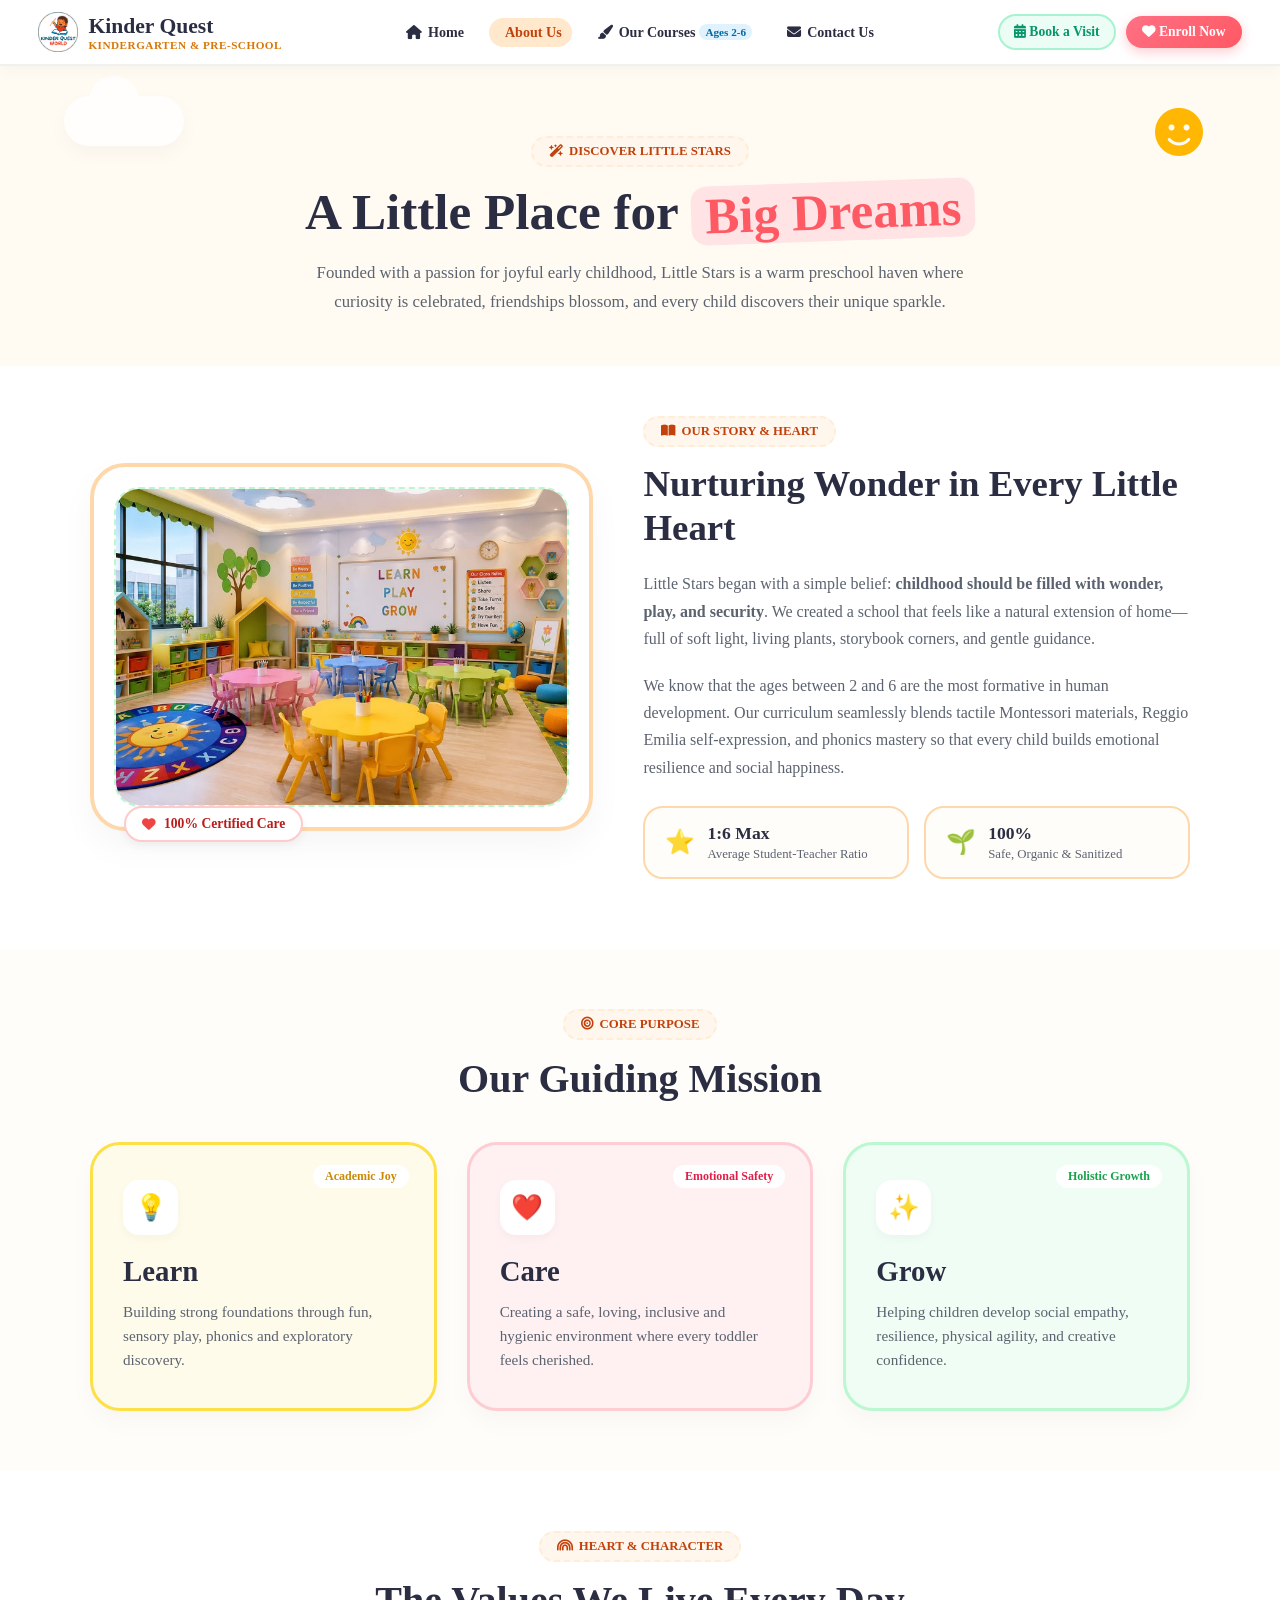
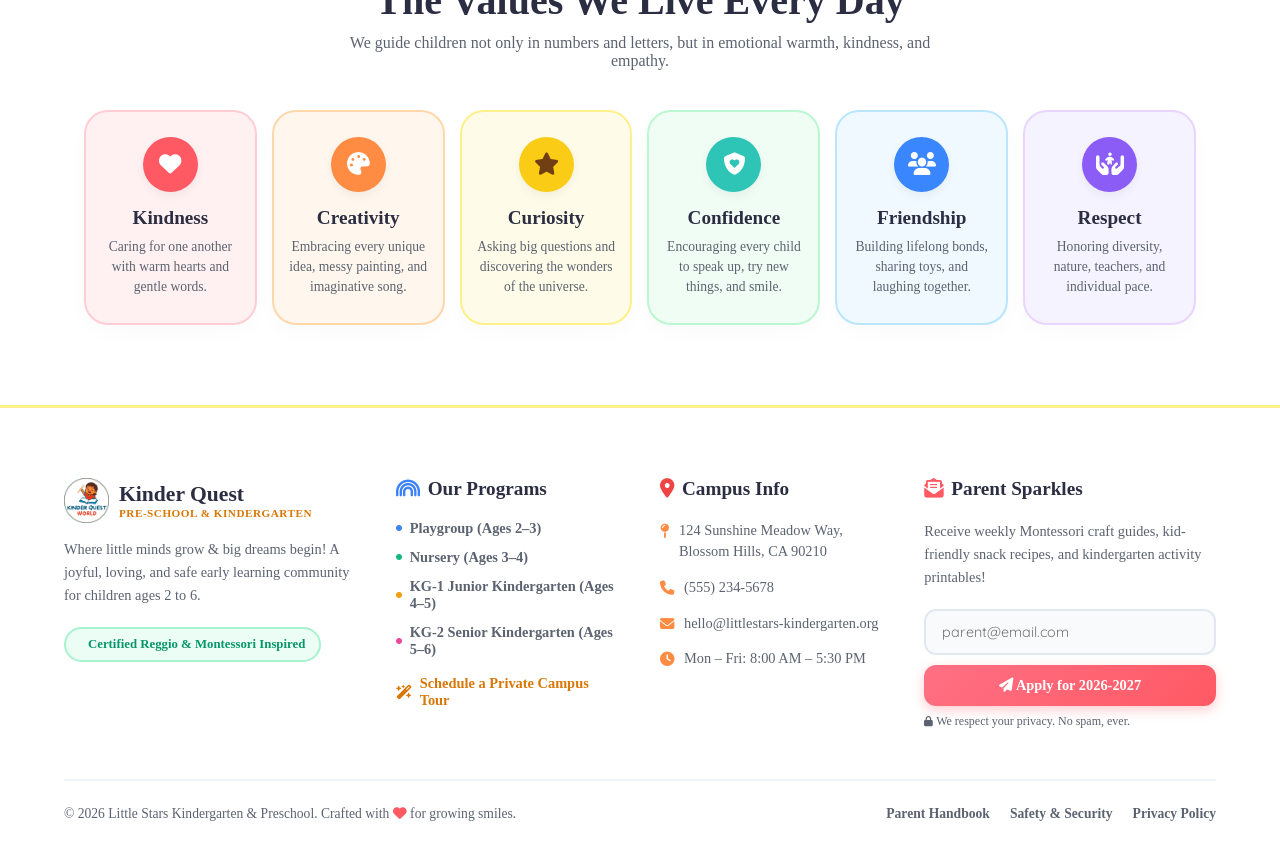
<file: about.html>
<!DOCTYPE html>
<html lang="en">
<head>
    <meta charset="UTF-8">
    <meta name="viewport" content="width=device-width, initial-scale=1.0">
    <title>Kinder Quest | About Us - Kindergarten & Preschool</title>
    <!-- FontAwesome icons -->
    <link rel="stylesheet" href="https://cdnjs.cloudflare.com/ajax/libs/font-awesome/6.4.0/css/all.min.css">
    <!-- Google Fonts -->
    <link href="https://fonts.googleapis.com/css2?family=Quicksand:wght@500;600;700&display=swap" rel="stylesheet">
    
    <style>
        :root {
    --sun-yellow: #ffde59;
    --mint-green: #2ec4b6;
    --sky-blue: #3a86ff;
    --coral-pink: #ff5964;
    --text-dark: #2b2d42;
    --text-muted: #5c6370;
}

* {
    margin: 0;
    padding: 0;
    box-sizing: border-box;
}

body, h1, h2, h3, h4, h5, h6, p, span, a, button, input, label {
    font-family: 'Quicksand', sans-serif !important;
}

        /* Header / Navbar (Optimized Spacing for 100% Zoom) */
        header {
            background: #ffffff;
            display: flex;
            justify-content: space-between;
            align-items: center;
            padding: 12px 3%; /* Reduced horizontal padding slightly to fit items comfortably */
            position: sticky;
            top: 0;
            z-index: 1000;
            box-shadow: 0 4px 15px rgba(0,0,0,0.03);
            border-bottom: 2px solid #f0f0f0;
        }

        .logo {
            display: flex;
            align-items: center;
            gap: 10px;
            text-decoration: none;
            flex-shrink: 0;
        }

        .logo-badge {
            width: 44px;
            height: 44px;
            background: #fff3d6;
            border: 2px solid #ffca3a;
            border-radius: 14px;
            display: flex;
            align-items: center;
            justify-content: center;
            font-size: 1.3rem;
        }

        .logo-text h2 {
            font-family: 'Nunito', sans-serif;
            font-size: 1.35rem;
            font-weight: 800;
            color: var(--text-dark);
        }

        .logo-text span {
            font-size: 0.7rem;
            font-weight: 700;
            color: #d97706;
            letter-spacing: 0.5px;
            display: block;
            text-transform: uppercase;
        }

        header nav ul {
            display: flex;
            list-style: none;
            gap: 15px; /* Optimized gap so items don't crowd */
            align-items: center;
        }

        header nav ul li a {
            text-decoration: none;
            color: var(--text-dark);
            font-weight: 700;
            font-size: 0.88rem; /* Balanced font size */
            display: flex;
            align-items: center;
            gap: 6px;
            padding: 6px 10px;
            border-radius: 30px;
            transition: all 0.2s ease;
            white-space: nowrap;
        }

        header nav ul li a.active-tab {
            background: #ffe8cc;
            color: #c2410c;
        }

        header nav ul li a:hover {
            color: #c2410c;
        }

        .nav-sub {
            font-size: 0.7rem;
            background: #e0f2fe;
            color: #0369a1;
            padding: 2px 6px;
            border-radius: 8px;
            font-weight: 700;
            margin-left: -2px;
        }

        .header-actions {
            display: flex;
            gap: 10px;
            align-items: center;
            flex-shrink: 0;
        }

        .btn-visit {
            background: #ecfdf5;
            color: #059669;
            border: 2px solid #a7f3d0;
            padding: 8px 14px;
            border-radius: 50px;
            font-weight: 700;
            font-size: 0.85rem;
            text-decoration: none;
            transition: all 0.2s ease;
            white-space: nowrap;
        }

        .btn-visit:hover {
            background: #d1fae5;
        }

        .btn-enroll {
            background: linear-gradient(135deg, #ff7084, #ff5964);
            color: white;
            border: none;
            padding: 8px 16px;
            border-radius: 50px;
            font-weight: 700;
            font-size: 0.85rem;
            text-decoration: none;
            box-shadow: 0 4px 12px rgba(255, 89, 100, 0.3);
            transition: all 0.2s ease;
            white-space: nowrap;
        }

        .btn-enroll:hover {
            transform: translateY(-2px);
            box-shadow: 0 6px 15px rgba(255, 89, 100, 0.4);
        }

        /* About Hero Section */
        .about-hero {
            padding: 70px 5% 50px 5%;
            text-align: center;
            background: #fffbf2;
            position: relative;
            overflow: hidden;
        }

        .hero-cloud {
            position: absolute;
            top: 30px;
            left: 5%;
            background: #ffffff;
            width: 120px;
            height: 50px;
            border-radius: 50px;
            box-shadow: 0 8px 20px rgba(0,0,0,0.03);
            opacity: 0.8;
            z-index: 1;
        }
        .hero-cloud::before {
            content: '';
            position: absolute;
            top: -20px;
            left: 25px;
            background: #ffffff;
            width: 50px;
            height: 50px;
            border-radius: 50%;
        }

        .hero-sun {
            position: absolute;
            top: 40px;
            right: 6%;
            font-size: 3rem;
            color: #ffb703;
            animation: floatSun 4s ease-in-out infinite alternate;
            z-index: 1;
        }

        @keyframes floatSun {
            0% { transform: translateY(0px) rotate(0deg); }
            100% { transform: translateY(-8px) rotate(10deg); }
        }

        .section-title-badge {
            display: inline-flex;
            align-items: center;
            gap: 6px;
            background: #fff7ed;
            color: #c2410c;
            padding: 6px 16px;
            border-radius: 20px;
            font-size: 0.8rem;
            font-weight: 700;
            margin-bottom: 15px;
            border: 2px dashed #ffedd5;
            text-transform: uppercase;
            position: relative;
            z-index: 2;
        }

        .about-hero h1 {
            font-family: 'Fredoka', sans-serif;
            font-size: 3.2rem;
            color: var(--text-dark);
            margin-bottom: 18px;
            position: relative;
            z-index: 2;
        }

        .about-hero h1 .highlight-grow {
            color: #ff5964;
            background: #ffe3e5;
            padding: 0 14px;
            border-radius: 16px;
            display: inline-block;
            transform: rotate(-2deg);
        }

        .about-hero > p {
            color: var(--text-muted);
            max-width: 680px;
            margin: 0 auto;
            font-size: 1.05rem;
            line-height: 1.7;
            position: relative;
            z-index: 2;
        }

        /* Story Detail Section */
        .story-section {
            padding: 50px 5% 70px 5%;
            background: #ffffff;
            display: flex;
            align-items: center;
            justify-content: center;
        }

        .story-container {
            display: flex;
            align-items: center;
            gap: 50px;
            max-width: 1100px;
            width: 100%;
            flex-wrap: wrap;
        }

        .story-image-box {
            flex: 1;
            min-width: 320px;
            background: #ffffff;
            border: 4px solid #fed7aa;
            border-radius: 35px;
            padding: 20px;
            box-shadow: 0 15px 35px rgba(0,0,0,0.04);
            position: relative;
        }

        .story-image-inner {
            background: #fdfaf6;
            border-radius: 25px;
            height: 320px;
            overflow: hidden;
            border: 2px dashed #bbf7d0;
            position: relative;
        }

        .story-image-inner img {
            width: 100%;
            height: 100%;
            object-fit: cover;
        }

        .story-badge-tag {
            position: absolute;
            bottom: -15px;
            left: 30px;
            background: #ffffff;
            border: 2px solid #fecaca;
            color: #b91c1c;
            padding: 8px 16px;
            border-radius: 20px;
            font-weight: 700;
            font-size: 0.85rem;
            box-shadow: 0 4px 10px rgba(0,0,0,0.05);
            display: flex;
            align-items: center;
            gap: 8px;
        }

        .story-content {
            flex: 1.2;
            min-width: 300px;
        }

        .story-content h2 {
            font-family: 'Fredoka', sans-serif;
            font-size: 2.3rem;
            color: var(--text-dark);
            margin-bottom: 20px;
            line-height: 1.2;
        }

        .story-content p {
            color: var(--text-muted);
            font-size: 1rem;
            line-height: 1.7;
            margin-bottom: 20px;
        }

        .story-stats-grid {
            display: grid;
            grid-template-columns: 1fr 1fr;
            gap: 15px;
            margin-top: 25px;
        }

        .stat-box {
            background: #fffdfa;
            border: 2px solid #fed7aa;
            padding: 15px 20px;
            border-radius: 20px;
            display: flex;
            align-items: center;
            gap: 12px;
        }

        .stat-box h4 {
            font-size: 1.1rem;
            font-weight: 800;
            color: var(--text-dark);
        }

        .stat-box span {
            font-size: 0.8rem;
            color: var(--text-muted);
        }

        /* Guiding Mission Section */
        .mission-section {
            padding: 60px 5%;
            text-align: center;
            background: #fffdf9;
        }

        .mission-section h2 {
            font-family: 'Fredoka', sans-serif;
            font-size: 2.5rem;
            color: var(--text-dark);
            margin-bottom: 40px;
        }

        .mission-grid {
            display: grid;
            grid-template-columns: repeat(auto-fit, minmax(280px, 1fr));
            gap: 30px;
            max-width: 1100px;
            margin: 0 auto;
        }

        .mission-card {
    border-radius: 30px;
    padding: 35px 30px;
    text-align: left;
    position: relative;
    box-shadow: 0 10px 25px rgba(0,0,0,0.03);
    border: 3px solid transparent;
    transition: all 0.3s ease; /* Yeh line add karni hai */
}
    .mission-card:hover {
    transform: translateY(-8px);
    box-shadow: 0 15px 35px rgba(0, 0,0, 0.08);
}

        .mission-card.yellow {
            background: #fffbeb;
            border-color: #fde047;
        }

        .mission-card.pink {
            background: #fff1f2;
            border-color: #fecdd3;
        }

        .mission-card.green {
            background: #f0fdf4;
            border-color: #bbf7d0;
        }

        .mission-card-tag {
            position: absolute;
            top: 20px;
            right: 25px;
            font-size: 0.75rem;
            font-weight: 700;
            padding: 4px 12px;
            border-radius: 12px;
            background: white;
        }

        .mission-icon {
            width: 55px;
            height: 55px;
            background: white;
            border-radius: 16px;
            display: flex;
            align-items: center;
            justify-content: center;
            font-size: 1.6rem;
            margin-bottom: 20px;
            box-shadow: 0 4px 10px rgba(0,0,0,0.03);
        }

        .mission-card h3 {
            font-size: 1.8rem;
            font-family: 'Fredoka', sans-serif;
            margin-bottom: 12px;
            color: var(--text-dark);
        }

        .mission-card p {
            font-size: 0.95rem;
            color: var(--text-muted);
            line-height: 1.6;
        }

        /* Values We Live Every Day Section */
        .values-section {
            padding: 60px 5% 80px 5%;
            text-align: center;
            background: #ffffff;
        }

        .values-section h2 {
            font-family: 'Fredoka', sans-serif;
            font-size: 2.5rem;
            color: var(--text-dark);
            margin-bottom: 10px;
        }

        .values-section > p {
            color: var(--text-muted);
            max-width: 600px;
            margin: 0 auto 40px auto;
            font-size: 1rem;
        }

        /* Values Section Cards Styling */
.values-grid {
    display: grid;
    grid-template-columns: repeat(6, 1fr); /* Yeh sabhi 6 cards ko ek hi line me fix kar dega */
    gap: 15px;                             /* Cards ke darmiyan spacing thodi kam kar di */
    max-width: 1200px;
    margin: 40px auto 0 auto;
    padding: 0 20px;
}

/* Responsive ke liye taake chote screens par aagey jaakar niche na giray */
@media(max-width: 1100px) {
    .values-grid {
        grid-template-columns: repeat(3, 1fr);
    }
}

@media(max-width: 768px) {
    .values-grid {
        grid-template-columns: repeat(2, 1fr);
    }
}

.value-card {
    border-radius: 24px;
    padding: 25px 15px;
    text-align: center;
    border: 2px solid transparent;
    transition: all 0.3s ease;
    box-shadow: 0 8px 20px rgba(0,0,0,0.02);
}

.value-card:hover {
    transform: translateY(-5px);
    box-shadow: 0 12px 25px rgba(0,0,0,0.06);
}

/* Individual Card Colors (jaise doosri image me hain) */
.card-pink { background-color: #fff1f2; border-color: #fecdd3; }
.card-pink .value-icon { background-color: #ff5964; color: white; }

.card-peach { background-color: #fff7ed; border-color: #fed7aa; }
.card-peach .value-icon { background-color: #ff8c42; color: white; }

.card-yellow { background-color: #fefce8; border-color: #fef08a; }
.card-yellow .value-icon { background-color: #facc15; color: #713f12; }

.card-green { background-color: #f0fdf4; border-color: #bbf7d0; }
.card-green .value-icon { background-color: #2ec4b6; color: white; }

.card-blue { background-color: #f0f9ff; border-color: #bae6fd; }
.card-blue .value-icon { background-color: #3a86ff; color: white; }

.card-purple { background-color: #f5f3ff; border-color: #e9d5ff; }
.card-purple .value-icon { background-color: #8b5cf6; color: white; }

.value-icon {
    width: 55px;
    height: 55px;
    border-radius: 50%;
    display: flex;
    align-items: center;
    justify-content: center;
    font-size: 1.4rem;
    margin: 0 auto 15px auto;
    box-shadow: 0 4px 10px rgba(0,0,0,0.05);
}

.value-card h3 {
    font-family: 'Fredoka', sans-serif;
    font-size: 1.2rem;
    color: #2b2d42;
    margin-bottom: 8px;
}

.value-card p {
    color: #5c6370;
    font-size: 0.85rem;
    line-height: 1.5;
}
        /* Footer Styles */
        footer.site-footer {
            background: #ffffff;
            border-top: 3px solid #fef08a;
            padding: 70px 5% 30px 5%;
            color: var(--text-dark);
        }

        .footer-container {
            display: grid;
            grid-template-columns: 1.3fr 1fr 1fr 1.3fr;
            gap: 40px;
            margin-bottom: 50px;
        }

        .footer-col h3 {
            font-family: 'Fredoka', sans-serif;
            font-size: 1.2rem;
            margin-bottom: 20px;
            color: var(--text-dark);
            display: flex;
            align-items: center;
            gap: 8px;
        }

        .footer-col p {
            color: var(--text-muted);
            font-size: 0.9rem;
            line-height: 1.6;
            margin-bottom: 20px;
        }

        .footer-badge-box {
            display: inline-flex;
            align-items: center;
            gap: 8px;
            background: #ecfdf5;
            color: #059669;
            border: 2px solid #a7f3d0;
            padding: 8px 14px;
            border-radius: 20px;
            font-weight: 700;
            font-size: 0.8rem;
        }

        .footer-links {
            list-style: none;
            display: flex;
            flex-direction: column;
            gap: 12px;
        }

        .footer-links li a {
            text-decoration: none;
            color: var(--text-muted);
            font-size: 0.9rem;
            font-weight: 600;
            transition: color 0.2s ease;
            display: flex;
            align-items: center;
            gap: 8px;
        }

        .footer-links li a:hover {
            color: #ff8c42;
        }

        .footer-contact-info {
            display: flex;
            flex-direction: column;
            gap: 14px;
        }

        .footer-contact-item {
            display: flex;
            align-items: flex-start;
            gap: 10px;
            color: var(--text-muted);
            font-size: 0.9rem;
            line-height: 1.5;
        }

        .footer-contact-item i {
            color: #ff8c42;
            margin-top: 4px;
        }

        .footer-newsletter input {
            width: 100%;
            padding: 12px 16px;
            border: 2px solid #e2e8f0;
            border-radius: 12px;
            font-size: 0.9rem;
            font-family: 'Quicksand', sans-serif;
            background: #f8fafc;
            outline: none;
            margin-bottom: 10px;
            transition: all 0.2s ease;
        }

        .footer-newsletter input:focus {
            border-color: #ff8c42;
            background: #ffffff;
        }

        .footer-newsletter button {
            width: 100%;
            background: linear-gradient(135deg, #ff7084, #ff5964);
            color: white;
            border: none;
            padding: 12px;
            border-radius: 12px;
            font-weight: 700;
            font-size: 0.9rem;
            cursor: pointer;
            box-shadow: 0 4px 12px rgba(255, 89, 100, 0.3);
            transition: all 0.2s ease;
        }

        .footer-newsletter button:hover {
            transform: translateY(-2px);
        }

        .newsletter-note {
            font-size: 0.75rem;
            color: var(--text-muted);
            margin-top: 8px;
        }

        .footer-bottom {
            border-top: 2px solid #f1f5f9;
            padding-top: 25px;
            display: flex;
            justify-content: space-between;
            align-items: center;
            flex-wrap: wrap;
            gap: 15px;
            font-size: 0.85rem;
            color: var(--text-muted);
        }

        .footer-bottom-links {
            display: flex;
            gap: 20px;
        }

        .footer-bottom-links a {
            text-decoration: none;
            color: var(--text-muted);
            font-weight: 600;
        }

        .footer-bottom-links a:hover {
            color: #ff8c42;
        }

        /* Responsive Breakpoint for Navbar */
        @media(max-width: 1150px) {
            header nav ul { display: none; }
        }

        @media(max-width: 1024px) {
            .story-container { flex-direction: column; text-align: center; }
            .story-stats-grid { justify-content: center; }
            .mission-grid { grid-template-columns: 1fr; }
            .footer-container { grid-template-columns: 1fr 1fr; }
            .hero-cloud, .hero-sun { display: none; }
        }

        @media(max-width: 650px) {
            .footer-container { grid-template-columns: 1fr; }
            .footer-bottom { flex-direction: column; text-align: center; }
        }
        /* MODAL POPUP OVERLAY CSS */
.modal-overlay {
    position: fixed;
    top: 0;
    left: 0;
    width: 100%;
    height: 100%;
    background: rgba(0, 0, 0, 0.5);
    backdrop-filter: blur(4px);
    display: flex;
    align-items: center;
    justify-content: center;
    z-index: 2000;
    opacity: 0;
    visibility: hidden;
    transition: all 0.3s ease;
}

.modal-overlay.active {
    opacity: 1;
    visibility: visible;
}

.modal-container {
    background: #ffffff;
    width: 100%;
    max-width: 680px;
    border-radius: 28px;
    border: 5px solid #a7f3d0;
    box-shadow: 0 20px 50px rgba(0, 0, 0, 0.15);
    padding: 30px;
    position: relative;
    transform: scale(0.9);
    transition: all 0.3s ease;
    max-height: 90vh;
    overflow-y: auto;
}

.modal-overlay.active .modal-container {
    transform: scale(1);
}

.modal-header {
    display: flex;
    justify-content: space-between;
    align-items: center;
    margin-bottom: 20px;
    border-bottom: 2px solid #f1f5f9;
    padding-bottom: 15px;
}

.modal-badge-title {
    display: flex;
    align-items: center;
    gap: 12px;
}

.modal-teddy-icon {
    width: 42px;
    height: 42px;
    background: #fff3d6;
    border: 2px solid #ffca3a;
    border-radius: 12px;
    display: flex;
    align-items: center;
    justify-content: center;
    font-size: 1.2rem;
}

.modal-title-text span {
    font-size: 0.7rem;
    font-weight: 800;
    color: #059669;
    letter-spacing: 0.5px;
    text-transform: uppercase;
    display: block;
}

.modal-title-text h3 {
    font-family: 'Nunito', sans-serif;
    font-size: 1.35rem;
    color: #2b2d42;
    font-weight: 800;
}

.modal-close-btn {
    width: 36px;
    height: 36px;
    background: #f8fafc;
    border: 2px solid #e2e8f0;
    border-radius: 50%;
    display: flex;
    align-items: center;
    justify-content: center;
    cursor: pointer;
    color: #64748b;
    font-size: 0.9rem;
    transition: 0.2s;
}

.modal-close-btn:hover {
    background: #fee2e2;
    color: #ef4444;
    border-color: #fca5a5;
}

.modal-banner-note {
    background: #f0fdf4;
    border: 1.5px solid #bbf7d0;
    color: #166534;
    padding: 10px 16px;
    border-radius: 12px;
    font-size: 0.82rem;
    font-weight: 700;
    display: flex;
    align-items: center;
    gap: 8px;
    margin-bottom: 20px;
}

.modal-form-grid {
    display: grid;
    grid-template-columns: 1fr 1fr;
    gap: 15px;
    margin-bottom: 15px;
}

.modal-form-group {
    display: flex;
    flex-direction: column;
    gap: 6px;
}

.modal-form-group label {
    font-size: 0.8rem;
    font-weight: 700;
    color: #334155;
}

.modal-input {
    width: 100%;
    padding: 10px 14px;
    border: 1px solid #cbd5e1;
    border-radius: 12px;
    font-size: 0.85rem;
    background: #f8fafc;
    outline: none;
    transition: 0.2s;
}

.modal-input:focus {
    border-color: #10b981;
    background: #fff;
}

.modal-footer-actions {
    display: flex;
    justify-content: flex-end;
    gap: 10px;
    margin-top: 25px;
    border-top: 2px solid #f1f5f9;
    padding-top: 15px;
}

.btn-modal-cancel {
    background: #f1f5f9;
    color: #475569;
    border: none;
    padding: 10px 20px;
    border-radius: 50px;
    font-weight: 700;
    font-size: 0.88rem;
    cursor: pointer;
    transition: 0.2s;
}

.btn-modal-cancel:hover { background: #e2e8f0; }

.btn-modal-confirm {
    background: #16a34a;
    color: white;
    border: none;
    padding: 10px 22px;
    border-radius: 50px;
    font-weight: 700;
    font-size: 0.88rem;
    cursor: pointer;
    box-shadow: 0 4px 15px rgba(22, 163, 74, 0.3);
    display: flex;
    align-items: center;
    gap: 8px;
    transition: 0.2s;
}

.btn-modal-confirm:hover { background: #15803d; }

body, h1, h2, h3, h4, h5, h6, p, a, button, span {
    font-family: 'Bubblegum Sans', cursive !important;
}
    </style>
</head>
<body>

    <!-- Header / Navbar -->
    <header>
        <a href="index.html" class="logo">
            <img src="Images/Kidner Quest LogoCircles.png" alt="Kinder Quest logo" style="height: 40px; width: auto;">
            <div class="logo-text">
                <h2>Kinder Quest</h2>
                <span>Kindergarten & Pre-School</span>
            </div>
        </a>
        <nav>
            <ul>
                <li><a href="index.html"><i class="fa-solid fa-house"></i> Home</a></li>
                <li><a href="about.html" class="active-tab"><i class="fa-solid fa-teddy-bear"></i> About Us</a></li>
                <li><a href="courses.html"><i class="fa-solid fa-paintbrush"></i> Our Courses <span class="nav-sub">Ages 2-6</span></a></li>
                <li><a href="contact.html"><i class="fa-solid fa-envelope"></i> Contact Us</a></li>
            </ul>
        </nav>
        <div class="header-actions">
            <a href="contact.html" class="btn-visit" id="openModalBtn1" onclick="event.preventDefault(); openModal();"><i class="fa-solid fa-calendar-days"></i> Book a Visit</a>
            <button class="btn-enroll" id="openEnrollModalBtn" onclick="event.preventDefault(); openEnrollModal();"><i class="fa-solid fa-heart"></i> Enroll Now</button>
        </div>
    </header>

    <!-- About Hero Section -->
    <section class="about-hero">
        <div class="hero-cloud"></div>
        <div class="hero-sun"><i class="fa-solid fa-face-smile"></i></div>

        <div class="section-title-badge"><i class="fa-solid fa-wand-magic-sparkles"></i> Discover Little Stars</div>
        <h1>A Little Place for <span class="highlight-grow">Big Dreams</span></h1>
        <p>Founded with a passion for joyful early childhood, Little Stars is a warm preschool haven where curiosity is celebrated, friendships blossom, and every child discovers their unique sparkle.</p>
    </section>

    <!-- Story Detail Section -->
    <section class="story-section">
        <div class="story-container">
            <div class="story-image-box">
                <div class="story-image-inner">
                    <img src="Images/image1.2.jpg" alt="Colorful Building Blocks">
                </div>
                <div class="story-badge-tag">
                    <i class="fa-solid fa-heart" style="color: #ef4444;"></i> 100% Certified Care
                </div>
            </div>
            <div class="story-content">
                <div class="section-title-badge"><i class="fa-solid fa-book-open"></i> Our Story & Heart</div>
                <h2>Nurturing Wonder in Every Little Heart</h2>
                <p>Little Stars began with a simple belief: <strong>childhood should be filled with wonder, play, and security</strong>. We created a school that feels like a natural extension of home—full of soft light, living plants, storybook corners, and gentle guidance.</p>
                <p>We know that the ages between 2 and 6 are the most formative in human development. Our curriculum seamlessly blends tactile Montessori materials, Reggio Emilia self-expression, and phonics mastery so that every child builds emotional resilience and social happiness.</p>
                
                <div class="story-stats-grid">
                    <div class="stat-box">
                        <div style="font-size: 1.5rem;">⭐</div>
                        <div>
                            <h4>1:6 Max</h4>
                            <span>Average Student-Teacher Ratio</span>
                        </div>
                    </div>
                    <div class="stat-box">
                        <div style="font-size: 1.5rem;">🌱</div>
                        <div>
                            <h4>100%</h4>
                            <span>Safe, Organic & Sanitized</span>
                        </div>
                    </div>
                </div>
            </div>
        </div>
    </section>

    <!-- Guiding Mission Section -->
    <section class="mission-section">
        <div class="section-title-badge"><i class="fa-solid fa-bullseye"></i> Core Purpose</div>
        <h2>Our Guiding Mission</h2>
        
        <div class="mission-grid">
            <div class="mission-card yellow">
                <span class="mission-card-tag" style="color: #ca8a04;">Academic Joy</span>
                <div class="mission-icon">💡</div>
                <h3>Learn</h3>
                <p>Building strong foundations through fun, sensory play, phonics and exploratory discovery.</p>
            </div>

            <div class="mission-card pink">
                <span class="mission-card-tag" style="color: #e11d48;">Emotional Safety</span>
                <div class="mission-icon">❤️</div>
                <h3>Care</h3>
                <p>Creating a safe, loving, inclusive and hygienic environment where every toddler feels cherished.</p>
            </div>

            <div class="mission-card green">
                <span class="mission-card-tag" style="color: #16a34a;">Holistic Growth</span>
                <div class="mission-icon">✨</div>
                <h3>Grow</h3>
                <p>Helping children develop social empathy, resilience, physical agility, and creative confidence.</p>
            </div>
        </div>
    </section>

    <!-- Values We Live Every Day -->
    <section class="values-section">
        <div class="section-title-badge"><i class="fa-solid fa-rainbow"></i> Heart & Character</div>
        <h2>The Values We Live Every Day</h2>
        <p>We guide children not only in numbers and letters, but in emotional warmth, kindness, and empathy.</p>
        
        <div class="values-grid">
    <!-- Card 1: Kindness -->
    <div class="value-card card-pink">
        <div class="value-icon"><i class="fa-solid fa-heart"></i></div>
        <h3>Kindness</h3>
        <p>Caring for one another with warm hearts and gentle words.</p>
    </div>

    <!-- Card 2: Creativity -->
    <div class="value-card card-peach">
        <div class="value-icon"><i class="fa-solid fa-palette"></i></div>
        <h3>Creativity</h3>
        <p>Embracing every unique idea, messy painting, and imaginative song.</p>
    </div>

    <!-- Card 3: Curiosity -->
    <div class="value-card card-yellow">
        <div class="value-icon"><i class="fa-solid fa-star"></i></div>
        <h3>Curiosity</h3>
        <p>Asking big questions and discovering the wonders of the universe.</p>
    </div>

    <!-- Card 4: Confidence -->
    <div class="value-card card-green">
        <div class="value-icon"><i class="fa-solid fa-shield-heart"></i></div>
        <h3>Confidence</h3>
        <p>Encouraging every child to speak up, try new things, and smile.</p>
    </div>

    <!-- Card 5: Friendship -->
    <div class="value-card card-blue">
        <div class="value-icon"><i class="fa-solid fa-users"></i></div>
        <h3>Friendship</h3>
        <p>Building lifelong bonds, sharing toys, and laughing together.</p>
    </div>

    <!-- Card 6: Respect -->
    <div class="value-card card-purple">
        <div class="value-icon"><i class="fa-solid fa-hands-holding-child"></i></div>
        <h3>Respect</h3>
        <p>Honoring diversity, nature, teachers, and individual pace.</p>
    </div>
</div>
    </section>

    <!-- Professional Footer Section -->
    <footer class="site-footer">
        <div class="footer-container">
            <!-- Col 1: About / Logo -->
            <div class="footer-col">
                <div class="logo" style="margin-bottom: 15px;">
                    <img src="Images/Kidner Quest LogoCircles.png" alt="Kinder Quest logo" style="height: 45px; width: auto;">
                    <div class="logo-text">
                        <h2>Kinder Quest</h2>
                        <span>Pre-School & Kindergarten</span>
                    </div>
                </div>
                <p>Where little minds grow & big dreams begin! A joyful, loving, and safe early learning community for children ages 2 to 6.</p>
                <div class="footer-badge-box">
                    <i class="fa-solid fa-sparkles" style="color: #059669;"></i> Certified Reggio & Montessori Inspired
                </div>
            </div>

            <!-- Col 2: Our Programs -->
            <div class="footer-col">
                <h3><i class="fa-solid fa-rainbow" style="color: #3b82f6;"></i> Our Programs</h3>
                <ul class="footer-links">
                    <li><a href="#"><i class="fa-solid fa-circle" style="font-size: 6px; color: #3b82f6;"></i> Playgroup (Ages 2–3)</a></li>
                    <li><a href="#"><i class="fa-solid fa-circle" style="font-size: 6px; color: #10b981;"></i> Nursery (Ages 3–4)</a></li>
                    <li><a href="#"><i class="fa-solid fa-circle" style="font-size: 6px; color: #f59e0b;"></i> KG-1 Junior Kindergarten (Ages 4–5)</a></li>
                    <li><a href="#"><i class="fa-solid fa-circle" style="font-size: 6px; color: #ec4899;"></i> KG-2 Senior Kindergarten (Ages 5–6)</a></li>
                    <li><a href="contact.html" style="color: #d97706; font-weight: 700; margin-top: 5px;"><i class="fa-solid fa-wand-magic-sparkles"></i> Schedule a Private Campus Tour</a></li>
                </ul>
            </div>

            <!-- Col 3: Campus Info -->
            <div class="footer-col">
                <h3><i class="fa-solid fa-location-dot" style="color: #ef4444;"></i> Campus Info</h3>
                <div class="footer-contact-info">
                    <div class="footer-contact-item">
                        <i class="fa-solid fa-map-pin"></i>
                        <span>124 Sunshine Meadow Way, Blossom Hills, CA 90210</span>
                    </div>
                    <div class="footer-contact-item">
                        <i class="fa-solid fa-phone"></i>
                        <span>(555) 234-5678</span>
                    </div>
                    <div class="footer-contact-item">
                        <i class="fa-solid fa-envelope"></i>
                        <span>hello@littlestars-kindergarten.org</span>
                    </div>
                    <div class="footer-contact-item">
                        <i class="fa-solid fa-clock"></i>
                        <span>Mon – Fri: 8:00 AM – 5:30 PM</span>
                    </div>
                </div>
            </div>

            <!-- Col 4: Parent Sparkles (Newsletter) -->
            <div class="footer-col">
                <h3><i class="fa-solid fa-envelope-open-text" style="color: #ff5964;"></i> Parent Sparkles</h3>
                <p>Receive weekly Montessori craft guides, kid-friendly snack recipes, and kindergarten activity printables!</p>
                <form class="footer-newsletter" onsubmit="event.preventDefault(); alert('Subscribed successfully!');">
                    <input type="email" placeholder="parent@email.com" required>
                    <button type="submit"><i class="fa-solid fa-paper-plane"></i> Apply for 2026-2027</button>
                </form>
                <div class="newsletter-note"><i class="fa-solid fa-lock" style="font-size: 10px;"></i> We respect your privacy. No spam, ever.</div>
            </div>
        </div>

        <!-- Footer Bottom Bar -->
        <div class="footer-bottom">
            <div>&copy; 2026 Little Stars Kindergarten & Preschool. Crafted with <i class="fa-solid fa-heart" style="color: #ff5964;"></i> for growing smiles.</div>
            <div class="footer-bottom-links">
                <a href="#">Parent Handbook</a>
                <a href="#">Safety & Security</a>
                <a href="#">Privacy Policy</a>
            </div>
        </div>
        <!-- BOOK A VISIT MODAL POPUP -->
<div class="modal-overlay" id="visitModal">
    <div class="modal-container">
        <div class="modal-header">
            <div class="modal-badge-title">
                <div class="modal-teddy-icon">🧸</div>
                <div class="modal-title-text">
                    <span>Guided Family Tour</span>
                    <h3>Book a School Visit! 🏫</h3>
                </div>
            </div>
            <div class="modal-close-btn" id="closeModalBtn">
                <i class="fa-solid fa-xmark"></i>
            </div>
        </div>

        <div class="modal-banner-note">
            <i class="fa-solid fa-location-dot" style="color: #059669;"></i>
            <span>Complimentary 45-minute private guided tour with student snack tasting!</span>
        </div>

        <form>
            <div class="modal-form-grid">
                <div class="modal-form-group">
                    <label>Parent Name *</label>
                    <input type="text" placeholder="Full name" class="modal-input" required>
                </div>
                <div class="modal-form-group">
                    <label>Phone Number *</label>
                    <input type="tel" placeholder="(555) 000-0000" class="modal-input" required>
                </div>
            </div>

            <div class="modal-form-grid">
                <div class="modal-form-group">
                    <label>Email Address *</label>
                    <input type="email" placeholder="name@email.com" class="modal-input" required>
                </div>
                <div class="modal-form-group">
                    <label>Child's Approximate Age</label>
                    <select class="modal-input">
                        <option>3 years old (Nursery)</option>
                        <option>2 years old (Playgroup)</option>
                        <option>4 years old (KG-1)</option>
                        <option>5 years old (KG-2)</option>
                    </select>
                </div>
            </div>

            <div class="modal-form-grid">
                <div class="modal-form-group">
                    <label>Preferred Date *</label>
                    <input type="date" class="modal-input" value="2026-08-25" required>
                </div>
                <div class="modal-form-group">
                    <label>Time Slot *</label>
                    <select class="modal-input">
                        <option>09:30 AM (Class in session)</option>
                        <option>11:00 AM (Morning Circle)</option>
                        <option>02:00 PM (Afternoon Activities)</option>
                    </select>
                </div>
            </div>

            <div class="modal-footer-actions">
                <button type="button" class="btn-modal-cancel" id="cancelModalBtn">Cancel</button>
                <button type="submit" class="btn-modal-confirm">
                    <i class="fa-solid fa-wand-magic-sparkles"></i> Confirm Tour Booking
                </button>
            </div>
        </form>
    </div>
</div>
<!-- ENROLL NOW MODAL POPUP -->
<div class="modal-overlay" id="enrollModal">
    <div class="modal-container">
        <div class="modal-header">
            <div class="modal-badge-title">
                <div class="modal-teddy-icon">🧸</div>
                <div class="modal-title-text">
                    <span style="color: #ff5964;">ADMISSIONS OPEN 2026-2027</span>
                    <h3>Enroll Your Little Star! 🌟</h3>
                </div>
            </div>
            <div class="modal-close-btn" id="closeEnrollModalBtn">
                <i class="fa-solid fa-xmark"></i>
            </div>
        </div>

        <div class="modal-banner-note" style="background: #fff1f2; border-color: #fecdd3; color: #9f1239;">
            <i class="fa-solid fa-wand-magic-sparkles" style="color: #ff5964;"></i>
            <span>Fill out this quick form and our friendly admissions team will contact you with fee details and welcome kit!</span>
        </div>

        <form>
            <div class="modal-form-grid">
                <div class="modal-form-group">
                    <label>Parent / Guardian Name *</label>
                    <input type="text" placeholder="e.g. Jessica Miller" class="modal-input" required>
                </div>
                <div class="modal-form-group">
                    <label>Child's Full Name *</label>
                    <input type="text" placeholder="e.g. Leo Miller" class="modal-input" required>
                </div>
            </div>

            <div class="modal-form-grid">
                <div class="modal-form-group">
                    <label>Email Address *</label>
                    <input type="email" placeholder="jessica@example.com" class="modal-input" required>
                </div>
                <div class="modal-form-group">
                    <label>Phone Number *</label>
                    <input type="tel" placeholder="(555) 234-5678" class="modal-input" required>
                </div>
            </div>

            <div class="modal-form-grid">
                <div class="modal-form-group">
                    <label>Select Program *</label>
                    <select class="modal-input">
                        <option>Nursery (3 – 4 Years)</option>
                        <option>Playgroup (2 – 3 Years)</option>
                        <option>KG-1 Junior Kindergarten (4 – 5 Years)</option>
                        <option>KG-2 Senior Kindergarten (5 – 6 Years)</option>
                    </select>
                </div>
                <div class="modal-form-group">
                    <label>Desired Start Term</label>
                    <select class="modal-input">
                        <option>Select a term...</option>
                        <option>Fall Term (September 2026)</option>
                        <option>Winter Term (January 2027)</option>
                        <option>Spring Term (April 2027)</option>
                    </select>
                </div>
            </div>

            <div class="modal-form-group" style="margin-top: 15px;">
                <label>Any specific allergies, preferences, or questions?</label>
                <textarea class="modal-input" style="height: 80px; resize: none;" placeholder="Let us know if your child has food allergies or favorite activities..."></textarea>
            </div>

            <div class="modal-footer-actions">
                <button type="button" class="btn-modal-cancel" id="cancelEnrollModalBtn">Cancel</button>
                <button type="submit" class="btn-modal-confirm" style="background: linear-gradient(135deg, #ff7084, #ff5964); box-shadow: 0 4px 15px rgba(255, 89, 100, 0.3);">
                    <i class="fa-solid fa-heart"></i> Submit Enrollment Application
                </button>
            </div>
        </form>
    </div>
</div>
    </footer>
<script>
    const modal = document.getElementById('visitModal');
    const openBtn1 = document.getElementById('openModalBtn1');
    const openBtn2 = document.getElementById('openModalBtn2');
    const openBtn3 = document.getElementById('openModalBtn3');
    const closeBtn = document.getElementById('closeModalBtn');
    const cancelBtn = document.getElementById('cancelModalBtn');

    function openModal() {
        if(modal) modal.classList.add('active');
    }

    function closeModal() {
        if(modal) modal.classList.remove('active');
    }

    if(openBtn1) openBtn1.addEventListener('click', openModal);
    if(openBtn2) openBtn2.addEventListener('click', openModal);
    if(openBtn3) openBtn3.addEventListener('click', openModal);
    
    if(closeBtn) closeBtn.addEventListener('click', closeModal);
    if(cancelBtn) cancelBtn.addEventListener('click', closeModal);

    window.addEventListener('click', (e) => {
        if(e.target === modal) {
            closeModal();
        }
    });
</script>
<script>
    // Enroll Modal Elements
    const enrollModal = document.getElementById('enrollModal');
    const openEnrollBtn = document.getElementById('openEnrollModalBtn');
    const closeEnrollBtn = document.getElementById('closeEnrollModalBtn');
    const cancelEnrollBtn = document.getElementById('cancelEnrollModalBtn');

    function openEnrollModal() {
        if(enrollModal) enrollModal.classList.add('active');
    }

    function closeEnrollModal() {
        if(enrollModal) enrollModal.classList.remove('active');
    }

    if(openEnrollBtn) openEnrollBtn.addEventListener('click', openEnrollModal);
    if(closeEnrollBtn) closeEnrollBtn.addEventListener('click', closeEnrollModal);
    if(cancelEnrollBtn) cancelEnrollBtn.addEventListener('click', closeEnrollModal);

    // Close when clicking outside the box
    window.addEventListener('click', (e) => {
        if(e.target === enrollModal) {
            closeEnrollModal();
        }
    });
</script>
</body>
</html>
</file>
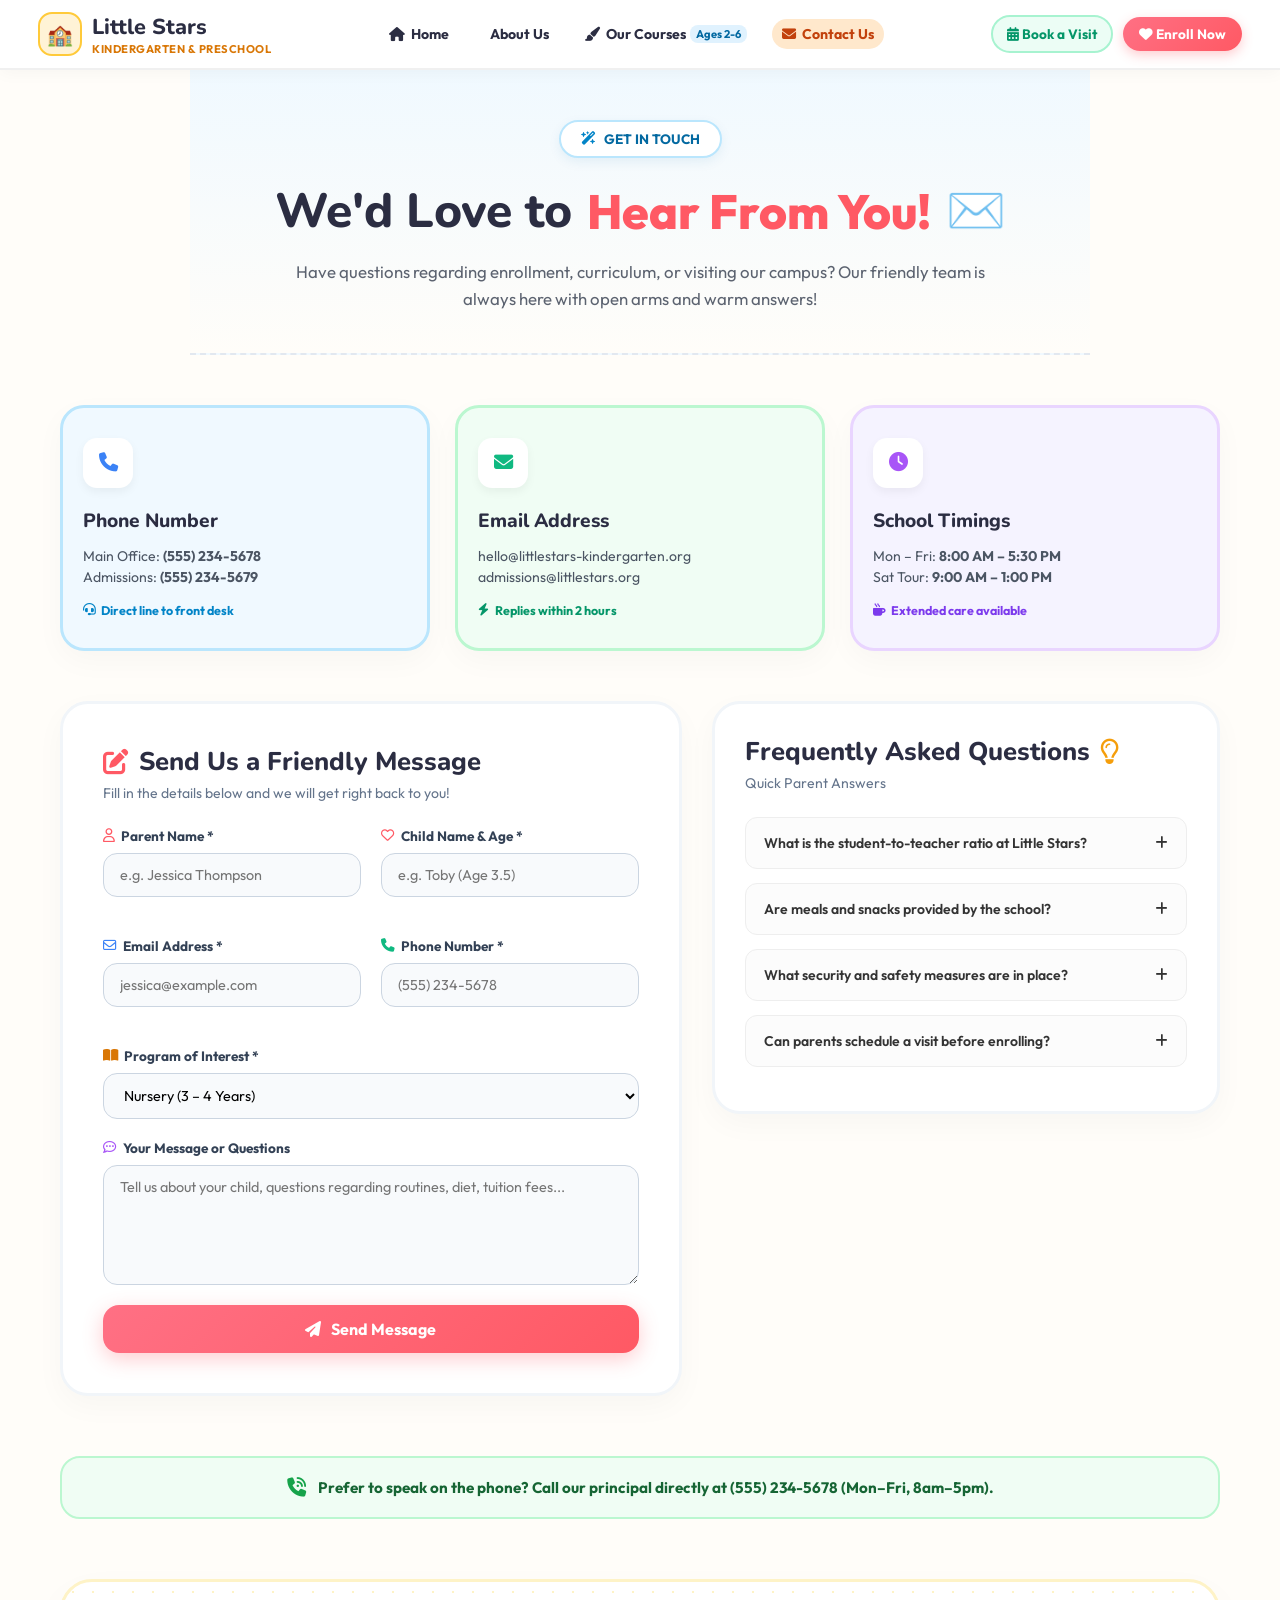
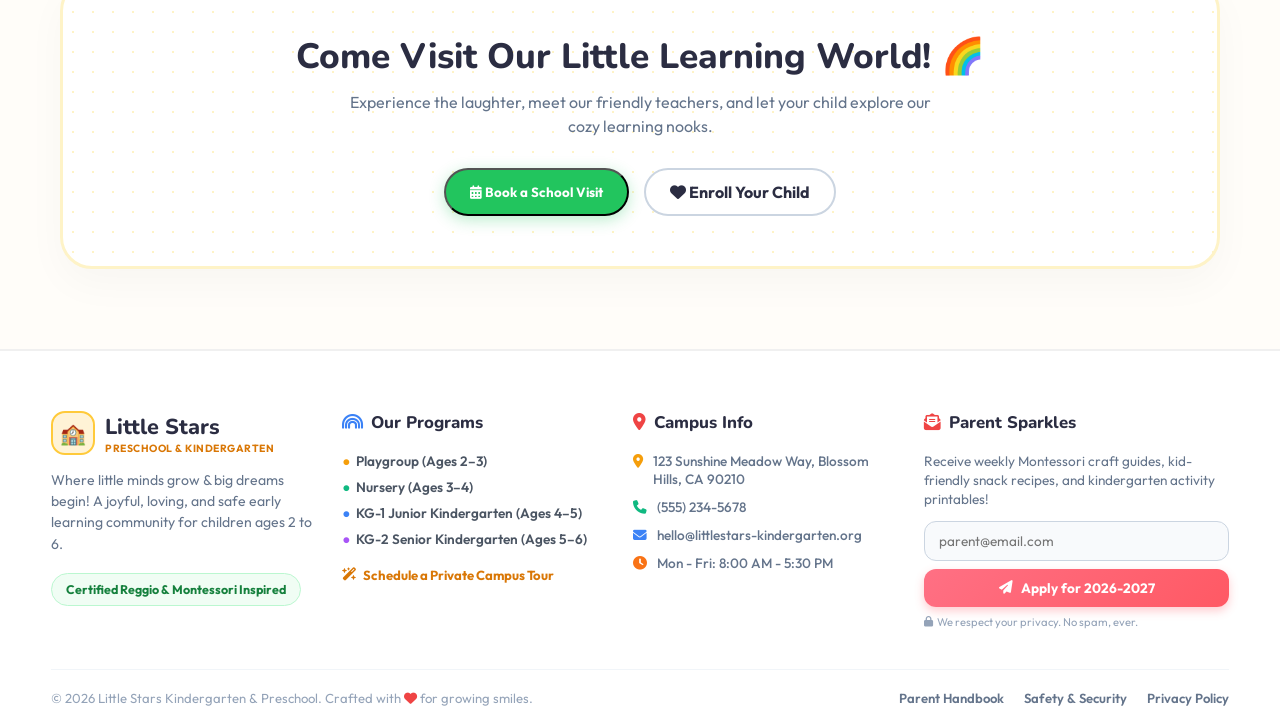
<file: contact (1).html>
<!DOCTYPE html>
<html lang="en">
<head>
    <meta charset="UTF-8">
    <meta name="viewport" content="width=device-width, initial-scale=1.0">
    <title>Little Stars | Contact Us - Kindergarten & Preschool</title>
    <!-- Google Fonts -->
    <link href="https://fonts.googleapis.com/css2?family=Nunito:wght@400;600;700;800&family=Outfit:wght@400;500;600&display=swap" rel="stylesheet">
    <!-- FontAwesome Icons -->
    <link rel="stylesheet" href="https://cdnjs.cloudflare.com/ajax/libs/font-awesome/6.4.0/css/all.min.css">
    
    <style>
        * {
            margin: 0;
            padding: 0;
            box-sizing: border-box;
            font-family: 'Outfit', sans-serif;
        }

        body {
            background-color: #fffdf9;
            color: #2b2d42;
            overflow-x: hidden;
        }

        /* Navbar */
        header {
            background: #ffffff;
            display: flex;
            justify-content: space-between;
            align-items: center;
            padding: 12px 3%;
            position: sticky;
            top: 0;
            z-index: 1000;
            box-shadow: 0 4px 15px rgba(0,0,0,0.03);
            border-bottom: 2px solid #f0f0f0;
        }

        .logo {
            display: flex;
            align-items: center;
            gap: 10px;
            text-decoration: none;
            flex-shrink: 0;
        }

        .logo-badge {
            width: 44px;
            height: 44px;
            background: #fff3d6;
            border: 2px solid #ffca3a;
            border-radius: 14px;
            display: flex;
            align-items: center;
            justify-content: center;
            font-size: 1.3rem;
        }

        .logo-text h2 {
            font-family: 'Nunito', sans-serif;
            font-size: 1.35rem;
            font-weight: 800;
            color: #2b2d42;
        }

        .logo-text span {
            font-size: 0.7rem;
            font-weight: 700;
            color: #d97706;
            letter-spacing: 0.5px;
            display: block;
            text-transform: uppercase;
        }

        header nav ul {
            display: flex;
            list-style: none;
            gap: 15px;
            align-items: center;
        }

        header nav ul li a {
            text-decoration: none;
            color: #2b2d42;
            font-weight: 700;
            font-size: 0.88rem;
            display: flex;
            align-items: center;
            gap: 6px;
            padding: 6px 10px;
            border-radius: 30px;
            transition: all 0.2s ease;
            white-space: nowrap;
        }

        header nav ul li a.active-tab {
            background: #ffe8cc;
            color: #c2410c;
        }

        header nav ul li a:hover {
            color: #c2410c;
        }

        .nav-sub {
            font-size: 0.7rem;
            background: #e0f2fe;
            color: #0369a1;
            padding: 2px 6px;
            border-radius: 8px;
            font-weight: 700;
            margin-left: -2px;
        }

        .header-actions {
            display: flex;
            gap: 10px;
            align-items: center;
            flex-shrink: 0;
        }

        .btn-visit {
            background: #ecfdf5;
            color: #059669;
            border: 2px solid #a7f3d0;
            padding: 8px 14px;
            border-radius: 50px;
            font-weight: 700;
            font-size: 0.85rem;
            text-decoration: none;
            transition: all 0.2s ease;
            white-space: nowrap;
            cursor: pointer;
        }

        .btn-visit:hover {
            background: #d1fae5;
        }

        .btn-enroll {
            background: linear-gradient(135deg, #ff7084, #ff5964);
            color: white;
            border: none;
            padding: 8px 16px;
            border-radius: 50px;
            font-weight: 700;
            font-size: 0.85rem;
            text-decoration: none;
            box-shadow: 0 4px 12px rgba(255, 89, 100, 0.3);
            transition: all 0.2s ease;
            white-space: nowrap;
        }

        .btn-enroll:hover {
            transform: translateY(-2px);
            box-shadow: 0 6px 15px rgba(255, 89, 100, 0.4);
        }

        /* Contact Hero Section */
        .contact-hero {
            text-align: center;
            padding: 50px 20px 40px 20px;
            max-width: 900px;
            margin: 0 auto;
            position: relative;
            background: linear-gradient(180deg, #f0f9ff 0%, #fffdf9 100%);
            border-bottom: 2px dashed #e2e8f0;
            overflow: hidden;
        }

        .hero-tag {
            display: inline-flex;
            align-items: center;
            gap: 8px;
            background: #ffffff;
            color: #0369a1;
            padding: 8px 20px;
            border-radius: 30px;
            font-size: 0.85rem;
            font-weight: 700;
            margin-bottom: 20px;
            border: 2px solid #bae6fd;
            box-shadow: 0 4px 12px rgba(3, 105, 161, 0.08);
        }

        .contact-hero h1 {
            font-family: 'Nunito', sans-serif;
            font-size: 3rem;
            color: #2b2d42;
            margin-bottom: 15px;
            font-weight: 800;
            display: flex;
            align-items: center;
            justify-content: center;
            gap: 15px;
            flex-wrap: wrap;
        }

        .contact-hero h1 span {
            color: #ff5964;
        }

        .contact-hero p {
            color: #5c6370;
            font-size: 1.05rem;
            line-height: 1.6;
            max-width: 700px;
            margin: 0 auto;
        }

        /* Info Cards Grid (4 Cards) */
        .info-cards-container {
            max-width: 1200px;
            margin: 50px auto;
            padding: 0 20px;
            display: grid;
            grid-template-columns: repeat(3, 1fr);
            gap: 25px;
        }

        .info-card {
            background: #ffffff;
            border-radius: 24px;
            padding: 30px 20px;
            border: 3px solid transparent;
            box-shadow: 0 10px 30px rgba(0,0,0,0.03);
            transition: 0.3s ease;
        }

        .info-card:hover {
            transform: translateY(-5px);
            box-shadow: 0 15px 35px rgba(0,0,0,0.08);
        }

        .info-card.peach { background: #fffaf0; border-color: #fed7aa; }
        .info-card.blue { background: #f0f9ff; border-color: #bae6fd; }
        .info-card.green { background: #f0fdf4; border-color: #bbf7d0; }
        .info-card.purple { background: #f5f3ff; border-color: #e9d5ff; }

        .info-icon-box {
            width: 50px;
            height: 50px;
            background: #ffffff;
            border-radius: 14px;
            display: flex;
            align-items: center;
            justify-content: center;
            font-size: 1.2rem;
            margin-bottom: 20px;
            box-shadow: 0 4px 10px rgba(0,0,0,0.05);
        }

        .info-card h3 {
            font-family: 'Nunito', sans-serif;
            font-size: 1.2rem;
            color: #2b2d42;
            margin-bottom: 12px;
            font-weight: 800;
        }

        .info-card p {
            color: #4b5563;
            font-size: 0.88rem;
            line-height: 1.5;
            margin-bottom: 15px;
        }

        .card-sub-note {
            font-size: 0.78rem;
            font-weight: 700;
            display: flex;
            align-items: center;
            gap: 6px;
        }

        /* Form & FAQ Section */
        .form-faq-section {
            max-width: 1200px;
            margin: 0 auto 60px auto;
            padding: 0 20px;
            display: grid;
            grid-template-columns: 1.1fr 0.9fr;
            gap: 30px;
            align-items: start; /* 👈 Yeh line yahan add kar dein! */
            align-content: start;   /* 👈 Yeh container ko ooper se stretch hone se rokey ga */
        }

        .contact-form-box, .faq-box {
            background: #ffffff;
            border-radius: 28px;
            padding: 40px;
            border: 3px solid #f1f5f9;
            box-shadow: 0 10px 30px rgba(0,0,0,0.03);
        }

        .box-title-area {
            margin-bottom: 25px;
        }

        .box-title-area h2 {
            font-family: 'Nunito', sans-serif;
            font-size: 1.6rem;
            color: #2b2d42;
            font-weight: 800;
            display: flex;
            align-items: center;
            gap: 10px;
            margin-bottom: 5px;
        }

        .box-title-area p {
            color: #64748b;
            font-size: 0.88rem;
        }

        .form-grid {
            display: grid;
            grid-template-columns: 1fr 1fr;
            gap: 20px;
            margin-bottom: 20px;
        }

        .form-group {
            display: flex;
            flex-direction: column;
            gap: 8px;
            margin-bottom: 20px;
        }

        .form-group label {
            font-size: 0.85rem;
            font-weight: 700;
            color: #334155;
            display: flex;
            align-items: center;
            gap: 6px;
        }

        .form-control {
            width: 100%;
            padding: 12px 16px;
            border: 1px solid #cbd5e1;
            border-radius: 14px;
            font-size: 0.9rem;
            background: #f8fafc;
            outline: none;
            transition: 0.2s;
        }

        .form-control:focus {
            border-color: #ff5964;
            background: #fff;
        }

        textarea.form-control {
            resize: vertical;
            height: 120px;
        }

        .btn-submit {
            width: 100%;
            background: linear-gradient(135deg, #ff7084, #ff5964);
            color: white;
            border: none;
            padding: 14px;
            border-radius: 16px;
            font-weight: 700;
            font-size: 1rem;
            cursor: pointer;
            box-shadow: 0 6px 20px rgba(255, 89, 100, 0.3);
            transition: 0.2s;
            display: flex;
            align-items: center;
            justify-content: center;
            gap: 10px;
        }

        .btn-submit:hover {
            transform: translateY(-2px);
            opacity: 0.95;
        }

      /* FAQ Box aur Items ki styling ko behtar banana */
.faq-box {
    background: #ffffff;
    border-radius: 28px;
    padding: 30px; /* Padding ko thora theek karein taake heading cut na ho */
    border: 3px solid #f1f5f9;
    box-shadow: 0 10px 30px rgba(0,0,0,0.03);
}

.faq-item {
    background: #fcfcfc;
    border: 1px solid #eee;
    border-radius: 12px;
    margin-bottom: 14px; /* Items ke darmiyan munasib fasla */
    overflow: hidden;
    transition: all 0.3s ease;
}

.faq-question {
    padding: 16px 18px;
    display: flex;
    justify-content: space-between;
    align-items: center;
    cursor: pointer;
    font-weight: 600;
    color: #333;
    font-size: 14px;
}

.faq-answer {
    max-height: 0;
    overflow: hidden;
    padding: 0 18px;
    color: #666;
    font-size: 13px;
    line-height: 1.6;
    transition: max-height 0.3s ease, padding 0.3s ease;
}

/* Jab FAQ khula ho (active ho) */
.faq-item.active .faq-answer {
    max-height: 200px; /* Answer bara ho toh uske mutabiq jagah mil jaye */
    padding: 0 18px 16px 18px;
}
        /* Phone Bar Box */
        .phone-support-bar {
            max-width: 1200px;
            margin: 0 auto 60px auto;
            padding: 0 20px;
        }

        .support-banner {
            background: #f0fdf4;
            border: 2px solid #bbf7d0;
            border-radius: 20px;
            padding: 20px 30px;
            display: flex;
            align-items: center;
            justify-content: center;
            gap: 12px;
            font-weight: 700;
            color: #166534;
            font-size: 0.95rem;
        }

        /* Visit Banner Section */
        .visit-banner-section {
            max-width: 1200px;
            margin: 0 auto 80px auto;
            padding: 0 20px;
            text-align: center;
        }

        .visit-card-box {
            background: #ffffff;
            border: 3px solid #fef3c7;
            border-radius: 32px;
            padding: 50px 20px;
            box-shadow: 0 15px 40px rgba(0,0,0,0.03);
            background-image: radial-gradient(#fef3c7 1px, transparent 1px);
            background-size: 20px 20px;
        }

        .visit-card-box h2 {
            font-family: 'Nunito', sans-serif;
            font-size: 2.2rem;
            color: #2b2d42;
            font-weight: 800;
            margin-bottom: 10px;
        }

        .visit-card-box p {
            color: #64748b;
            font-size: 1rem;
            max-width: 600px;
            margin: 0 auto 30px auto;
            line-height: 1.5;
        }

        .visit-btn-group {
            display: flex;
            justify-content: center;
            gap: 15px;
        }

        .btn-green-tour {
            background: #22c55e;
            color: white;
            padding: 12px 24px;
            border-radius: 50px;
            font-weight: 700;
            text-decoration: none;
            box-shadow: 0 4px 15px rgba(34, 197, 94, 0.3);
            transition: 0.2s;
            cursor: pointer;
        }

        .btn-green-tour:hover { background: #16a34a; }

        .btn-outline-enroll {
            background: white;
            color: #2b2d42;
            border: 2px solid #cbd5e1;
            padding: 12px 24px;
            border-radius: 50px;
            font-weight: 700;
            text-decoration: none;
            transition: 0.2s;
        }

        .btn-outline-enroll:hover { background: #f8fafc; }

        /* MODAL POPUP OVERLAY CSS */
        .modal-overlay {
            position: fixed;
            top: 0;
            left: 0;
            width: 100%;
            height: 100%;
            background: rgba(0, 0, 0, 0.5);
            backdrop-filter: blur(4px);
            display: flex;
            align-items: center;
            justify-content: center;
            z-index: 2000;
            opacity: 0;
            visibility: hidden;
            transition: all 0.3s ease;
        }

        .modal-overlay.active {
            opacity: 1;
            visibility: visible;
        }

        .modal-container {
            background: #ffffff;
            width: 100%;
            max-width: 680px;
            border-radius: 28px;
            border: 5px solid #a7f3d0;
            box-shadow: 0 20px 50px rgba(0, 0, 0, 0.15);
            padding: 30px;
            position: relative;
            transform: scale(0.9);
            transition: all 0.3s ease;
            max-height: 90vh;
            overflow-y: auto;
        }

        .modal-overlay.active .modal-container {
            transform: scale(1);
        }

        .modal-header {
            display: flex;
            justify-content: space-between;
            align-items: center;
            margin-bottom: 20px;
            border-bottom: 2px solid #f1f5f9;
            padding-bottom: 15px;
        }

        .modal-badge-title {
            display: flex;
            align-items: center;
            gap: 12px;
        }

        .modal-teddy-icon {
            width: 42px;
            height: 42px;
            background: #fff3d6;
            border: 2px solid #ffca3a;
            border-radius: 12px;
            display: flex;
            align-items: center;
            justify-content: center;
            font-size: 1.2rem;
        }

        .modal-title-text span {
            font-size: 0.7rem;
            font-weight: 800;
            color: #059669;
            letter-spacing: 0.5px;
            text-transform: uppercase;
            display: block;
        }

        .modal-title-text h3 {
            font-family: 'Nunito', sans-serif;
            font-size: 1.35rem;
            color: #2b2d42;
            font-weight: 800;
        }

        .modal-close-btn {
            width: 36px;
            height: 36px;
            background: #f8fafc;
            border: 2px solid #e2e8f0;
            border-radius: 50%;
            display: flex;
            align-items: center;
            justify-content: center;
            cursor: pointer;
            color: #64748b;
            font-size: 0.9rem;
            transition: 0.2s;
        }

        .modal-close-btn:hover {
            background: #fee2e2;
            color: #ef4444;
            border-color: #fca5a5;
        }

        .modal-banner-note {
            background: #f0fdf4;
            border: 1.5px solid #bbf7d0;
            color: #166534;
            padding: 10px 16px;
            border-radius: 12px;
            font-size: 0.82rem;
            font-weight: 700;
            display: flex;
            align-items: center;
            gap: 8px;
            margin-bottom: 20px;
        }

        .modal-form-grid {
            display: grid;
            grid-template-columns: 1fr 1fr;
            gap: 15px;
            margin-bottom: 15px;
        }

        .modal-form-group {
            display: flex;
            flex-direction: column;
            gap: 6px;
        }

        .modal-form-group label {
            font-size: 0.8rem;
            font-weight: 700;
            color: #334155;
        }

        .modal-input {
            width: 100%;
            padding: 10px 14px;
            border: 1px solid #cbd5e1;
            border-radius: 12px;
            font-size: 0.85rem;
            background: #f8fafc;
            outline: none;
            transition: 0.2s;
        }

        .modal-input:focus {
            border-color: #10b981;
            background: #fff;
        }

        .modal-footer-actions {
            display: flex;
            justify-content: flex-end;
            gap: 10px;
            margin-top: 25px;
            border-top: 2px solid #f1f5f9;
            padding-top: 15px;
        }

        .btn-modal-cancel {
            background: #f1f5f9;
            color: #475569;
            border: none;
            padding: 10px 20px;
            border-radius: 50px;
            font-weight: 700;
            font-size: 0.88rem;
            cursor: pointer;
            transition: 0.2s;
        }

        .btn-modal-cancel:hover { background: #e2e8f0; }

        .btn-modal-confirm {
            background: #16a34a;
            color: white;
            border: none;
            padding: 10px 22px;
            border-radius: 50px;
            font-weight: 700;
            font-size: 0.88rem;
            cursor: pointer;
            box-shadow: 0 4px 15px rgba(22, 163, 74, 0.3);
            display: flex;
            align-items: center;
            gap: 8px;
            transition: 0.2s;
        }

        .btn-modal-confirm:hover { background: #15803d; }


        /* Exact Index Footer CSS */
        .site-footer {
            background: #ffffff;
            border-top: 2px solid #f0f0f0;
            padding: 60px 4% 20px 4%;
            margin-top: 60px;
        }

        .footer-content {
            max-width: 1200px;
            margin: 0 auto;
            display: grid;
            grid-template-columns: 1.2fr 1.2fr 1.2fr 1.4fr;
            gap: 30px;
            margin-bottom: 40px;
        }

        .footer-col h3 {
            font-family: 'Nunito', sans-serif;
            font-size: 1.05rem;
            color: #2b2d42;
            margin-bottom: 18px;
            font-weight: 800;
            display: flex;
            align-items: center;
            gap: 8px;
        }

        .footer-badge-box {
            display: inline-block;
            background: #f0fdf4;
            color: #15803d;
            border: 1.5px solid #bbf7d0;
            padding: 8px 14px;
            border-radius: 20px;
            font-size: 0.78rem;
            font-weight: 700;
        }

        .footer-links-list {
            list-style: none;
            margin-bottom: 15px;
        }

        .footer-links-list li {
            font-size: 0.85rem;
            color: #4b5563;
            margin-bottom: 8px;
            font-weight: 600;
            display: flex;
            align-items: center;
            gap: 6px;
        }

        .footer-tour-link {
            font-size: 0.82rem;
            color: #d97706;
            font-weight: 700;
            text-decoration: none;
            display: inline-flex;
            align-items: center;
            gap: 6px;
            transition: 0.2s;
            cursor: pointer;
        }

        .footer-tour-link:hover {
            text-decoration: underline;
        }

        .footer-info-item {
            display: flex;
            align-items: flex-start;
            gap: 10px;
            font-size: 0.85rem;
            color: #64748b;
            margin-bottom: 10px;
            font-weight: 500;
        }

        .footer-info-item i {
            margin-top: 3px;
        }

        .footer-newsletter {
            display: flex;
            flex-direction: column;
            gap: 8px;
        }

        .footer-input {
            width: 100%;
            padding: 10px 14px;
            border: 1px solid #cbd5e1;
            border-radius: 12px;
            font-size: 0.85rem;
            outline: none;
            background: #f8fafc;
        }

        .footer-input:focus {
            border-color: #3b82f6;
            background: #fff;
        }

        .footer-submit-btn {
            background: linear-gradient(135deg, #ff7084, #ff5964);
            color: white;
            border: none;
            padding: 10px 14px;
            border-radius: 12px;
            font-weight: 700;
            font-size: 0.85rem;
            cursor: pointer;
            box-shadow: 0 4px 10px rgba(255, 89, 100, 0.3);
            transition: 0.2s;
            display: flex;
            align-items: center;
            justify-content: center;
            gap: 8px;
        }

        .footer-submit-btn:hover {
            opacity: 0.95;
            transform: translateY(-1px);
        }

        .footer-privacy-note {
            font-size: 0.7rem;
            color: #94a3b8;
            display: flex;
            align-items: center;
            gap: 4px;
        }

        .footer-bottom {
            max-width: 1200px;
            margin: 0 auto;
            padding-top: 20px;
            border-top: 1px solid #f1f5f9;
            display: flex;
            justify-content: space-between;
            align-items: center;
            color: #94a3b8;
            font-size: 0.82rem;
        }

        .footer-bottom-links {
            display: flex;
            gap: 20px;
        }

        .footer-bottom-links a {
            text-decoration: none;
            color: #64748b;
            font-weight: 600;
            transition: 0.2s;
        }

        .footer-bottom-links a:hover {
            color: #c2410c;
        }

        @media(max-width: 1100px) {
            .info-cards-container { grid-template-columns: repeat(2, 1fr); }
            .form-faq-section { grid-template-columns: 1fr; }
        }

        @media(max-width: 1024px) {
            header nav ul { display: none; }
            .footer-content { grid-template-columns: 1fr 1fr; gap: 30px; }
        }

        @media(max-width: 600px) {
            .info-cards-container { grid-template-columns: 1fr; }
            .form-grid { grid-template-columns: 1fr; }
            .modal-form-grid { grid-template-columns: 1fr; }
            .footer-content { grid-template-columns: 1fr; gap: 30px; }
            .footer-bottom { flex-direction: column; gap: 15px; text-align: center; }
        }
    </style>
</head>
<body>

    <!-- Header / Navigation Bar -->
    <header>
        <a href="index.html" class="logo">
            <div class="logo-badge">🏫</div>
            <div class="logo-text">
                <h2>Little Stars</h2>
                <span>Kindergarten & Preschool</span>
            </div>
        </a>
        <nav>
            <ul>
                <li><a href="index.html"><i class="fa-solid fa-house"></i> Home</a></li>
                <li><a href="about.html"><i class="fa-solid fa-teddy-bear"></i> About Us</a></li>
                <li><a href="courses.html"><i class="fa-solid fa-paintbrush"></i> Our Courses <span class="nav-sub">Ages 2-6</span></a></li>
                <li><a href="contact.html" class="active-tab"><i class="fa-solid fa-envelope"></i> Contact Us</a></li>
            </ul>
        </nav>
        <div class="header-actions">
            <button class="btn-visit" id="openModalBtn1"><i class="fa-solid fa-calendar-days"></i> Book a Visit</button>
            <button class="btn-enroll" id="openEnrollModalBtn" onclick="event.preventDefault(); openEnrollModal();"><i class="fa-solid fa-heart"></i> Enroll Now</button>
        </div>
    </header>

    <!-- Contact Hero Section -->
    <section class="contact-hero">
        <div class="hero-tag">
            <i class="fa-solid fa-wand-magic-sparkles" style="color: #0284c7;"></i> GET IN TOUCH
        </div>
        <h1>We'd Love to <span>Hear From You!</span> ✉️</h1>
        <p>Have questions regarding enrollment, curriculum, or visiting our campus? Our friendly team is always here with open arms and warm answers!</p>
    </section>

    <!-- 4 Info Cards Grid -->
    <div class="info-cards-container">
        
        <!-- Card 2: Phone Number -->
        <div class="info-card blue">
            <div class="info-icon-box" style="color: #3b82f6;"><i class="fa-solid fa-phone"></i></div>
            <h3>Phone Number</h3>
            <p>Main Office: <strong>(555) 234-5678</strong><br>Admissions: <strong>(555) 234-5679</strong></p>
            <div class="card-sub-note" style="color: #0284c7;">
                <i class="fa-solid fa-headset"></i> Direct line to front desk
            </div>
        </div>

        <!-- Card 3: Email Address -->
        <div class="info-card green">
            <div class="info-icon-box" style="color: #10b981;"><i class="fa-solid fa-envelope"></i></div>
            <h3>Email Address</h3>
            <p>hello@littlestars-kindergarten.org<br>admissions@littlestars.org</p>
            <div class="card-sub-note" style="color: #059669;">
                <i class="fa-solid fa-bolt"></i> Replies within 2 hours
            </div>
        </div>

        <!-- Card 4: Timings -->
        <div class="info-card purple">
            <div class="info-icon-box" style="color: #a855f7;"><i class="fa-solid fa-clock"></i></div>
            <h3>School Timings</h3>
            <p>Mon – Fri: <strong>8:00 AM – 5:30 PM</strong><br>Sat Tour: <strong>9:00 AM – 1:00 PM</strong></p>
            <div class="card-sub-note" style="color: #7c3aed;">
                <i class="fa-solid fa-mug-hot"></i> Extended care available
            </div>
        </div>

    </div>

    <!-- Contact Form & FAQ Section -->
    <div class="form-faq-section">
        
        <!-- Left: Contact Form -->
        <div class="contact-form-box">
            <div class="box-title-area">
                <h2><i class="fa-solid fa-pen-to-square" style="color: #ff5964;"></i> Send Us a Friendly Message</h2>
                <p>Fill in the details below and we will get right back to you!</p>
            </div>
        
            <form>
                <div class="form-grid">
                    <div class="form-group">
                        <label><i class="fa-regular fa-user" style="color: #ff5964;"></i> Parent Name *</label>
                        <input type="text" placeholder="e.g. Jessica Thompson" class="form-control" required>
                    </div>
                    <div class="form-group">
                        <label><i class="fa-regular fa-heart" style="color: #ff5964;"></i> Child Name & Age *</label>
                        <input type="text" placeholder="e.g. Toby (Age 3.5)" class="form-control" required>
                    </div>
                </div>

                <div class="form-grid">
                    <div class="form-group">
                        <label><i class="fa-regular fa-envelope" style="color: #3b82f6;"></i> Email Address *</label>
                        <input type="email" placeholder="jessica@example.com" class="form-control" required>
                    </div>
                    <div class="form-group">
                        <label><i class="fa-solid fa-phone" style="color: #10b981;"></i> Phone Number *</label>
                        <input type="tel" placeholder="(555) 234-5678" class="form-control" required>
                    </div>
                </div>

                <div class="form-group">
                    <label><i class="fa-solid fa-book-open" style="color: #d97706;"></i> Program of Interest *</label>
                    <select class="form-control">
                        <option>Nursery (3 – 4 Years)</option>
                        <option>Playgroup (2 – 3 Years)</option>
                        <option>KG-1 Junior Kindergarten (4 – 5 Years)</option>
                        <option>KG-2 Senior Kindergarten (5 – 6 Years)</option>
                    </select>
                </div>

                <div class="form-group">
                    <label><i class="fa-regular fa-comment-dots" style="color: #a855f7;"></i> Your Message or Questions</label>
                    <textarea class="form-control" placeholder="Tell us about your child, questions regarding routines, diet, tuition fees..."></textarea>
                </div>

                <button type="submit" class="btn-submit">
                    <i class="fa-solid fa-paper-plane"></i> Send Message
                </button>
            </form>
        </div>

        <!-- Right: FAQ Section -->
        <div class="faq-box">
            <div class="box-title-area">
                <h2>Frequently Asked Questions <i class="fa-regular fa-lightbulb" style="color: #f59e0b;"></i></h2>
                <p>Quick Parent Answers</p>
            </div>

            <div class="faq-item">
                <div class="faq-question" onclick="toggleFaq(this)">
                    <span>What is the student-to-teacher ratio at Little Stars?</span>
                    <i class="fa-solid fa-plus"></i>
                </div>
                <div class="faq-answer">
                    We maintain very low ratios ranging from 1:4 in our Toddler Playgroup up to 1:10 in Senior KG, ensuring every child receives individualized love, guidance, and attention.
                </div>
            </div>

            <!-- FAQ Item 2 -->
    <div class="faq-item">
        <div class="faq-question" onclick="toggleFaq(this)">
            <span>Are meals and snacks provided by the school?</span>
            <i class="fa-solid fa-plus"></i>
        </div>
        <div class="faq-answer">
            Yes! Our in-house certified chef prepares hot, organic, nut-free snacks and balanced lunches fresh every morning. We accommodate all dietary requirements.
        </div>
    </div>

    <!-- FAQ Item 3 -->
    <div class="faq-item">
        <div class="faq-question" onclick="toggleFaq(this)">
            <span>What security and safety measures are in place?</span>
            <i class="fa-solid fa-plus"></i>
        </div>
        <div class="faq-answer">
            Our campus is fully gated with 24/7 CCTV surveillance, biometric secure check-ins, and trained security personnel at all entry points.
        </div>
    </div>

    <!-- FAQ Item 4 -->
    <div class="faq-item">
        <div class="faq-question" onclick="toggleFaq(this)">
            <span>Can parents schedule a visit before enrolling?</span>
            <i class="fa-solid fa-plus"></i>
        </div>
        <div class="faq-answer">
            Absolutely! You can use our "Book a Visit" tab above or contact us directly to schedule a guided tour of our classrooms and play areas.
        </div>
    </div>

        </div>
        <!-- faq-box closes here -->
    </div>
    <!-- form-faq-section closes here -->

    <!-- Phone Support Bar -->
    <div class="phone-support-bar">
        <div class="support-banner">
            <i class="fa-solid fa-phone-volume" style="color: #16a34a; font-size: 1.2rem;"></i>
            <span>Prefer to speak on the phone? Call our principal directly at <strong>(555) 234-5678</strong> (Mon–Fri, 8am–5pm).</span>
        </div>
    </div>

    <!-- Come Visit Section -->
    <div class="visit-banner-section">
        <div class="visit-card-box">
            <h2>Come Visit Our Little Learning World! 🌈</h2>
            <p>Experience the laughter, meet our friendly teachers, and let your child explore our cozy learning nooks.</p>
            <div class="visit-btn-group">
                <button class="btn-green-tour" id="openModalBtn2"><i class="fa-solid fa-calendar-days"></i> Book a School Visit</button>
                <a href="#" class="btn-outline-enroll" id="openEnrollModalBtn2" onclick="event.preventDefault(); openEnrollModal();"><i class="fa-solid fa-heart" style="color: ⏹#ff5964;"></i> Enroll Your Child</a>
            </div>
        </div>
    </div>

    <!-- BOOK A VISIT MODAL POPUP (Exact 1st Picture Design) -->
    <div class="modal-overlay" id="visitModal">
        <div class="modal-container">
            <div class="modal-header">
                <div class="modal-badge-title">
                    <div class="modal-teddy-icon">🧸</div>
                    <div class="modal-title-text">
                        <span>Guided Family Tour</span>
                        <h3>Book a School Visit! 🏫</h3>
                    </div>
                </div>
                <div class="modal-close-btn" id="closeModalBtn">
                    <i class="fa-solid fa-xmark"></i>
                </div>
            </div>

            <div class="modal-banner-note">
                <i class="fa-solid fa-location-dot" style="color: #059669;"></i>
                <span>Complimentary 45-minute private guided tour with student snack tasting!</span>
            </div>

            <form>
                <div class="modal-form-grid">
                    <div class="modal-form-group">
                        <label>Parent Name *</label>
                        <input type="text" placeholder="Full name" class="modal-input" required>
                    </div>
                    <div class="modal-form-group">
                        <label>Phone Number *</label>
                        <input type="tel" placeholder="(555) 000-0000" class="modal-input" required>
                    </div>
                </div>

                <div class="modal-form-grid">
                    <div class="modal-form-group">
                        <label>Email Address *</label>
                        <input type="email" placeholder="name@email.com" class="modal-input" required>
                    </div>
                    <div class="modal-form-group">
                        <label>Child's Approximate Age</label>
                        <select class="modal-input">
                            <option>3 years old (Nursery)</option>
                            <option>2 years old (Playgroup)</option>
                            <option>4 years old (KG-1)</option>
                            <option>5 years old (KG-2)</option>
                        </select>
                    </div>
                </div>

                <div class="modal-form-grid">
                    <div class="modal-form-group">
                        <label>Preferred Date *</label>
                        <input type="date" class="modal-input" value="2026-08-25" required>
                    </div>
                    <div class="modal-form-group">
                        <label>Time Slot *</label>
                        <select class="modal-input">
                            <option>09:30 AM (Class in session)</option>
                            <option>11:00 AM (Morning Circle)</option>
                            <option>02:00 PM (Afternoon Activities)</option>
                        </select>
                    </div>
                </div>

                <div class="modal-footer-actions">
                    <button type="button" class="btn-modal-cancel" id="cancelModalBtn">Cancel</button>
                    <button type="submit" class="btn-modal-confirm">
                        <i class="fa-solid fa-wand-magic-sparkles"></i> Confirm Tour Booking
                    </button>
                </div>
            </form>
        </div>
    </div>

    <!-- Footer Section -->
   <!-- Footer Section -->
    <footer class="site-footer">
        <div class="footer-content">
            <!-- Col 1: Logo & Info -->
            <div class="footer-col">
                <div class="logo" style="margin-bottom: 15px;">
                    <div class="logo-badge">🏫</div>
                    <div class="logo-text">
                        <h2>Little Stars</h2>
                        <span style="font-size: 0.65rem;">Preschool & Kindergarten</span>
                    </div>
                </div>
                <p style="color: #64748b; font-size: 0.88rem; line-height: 1.5; margin-bottom: 18px;">
                    Where little minds grow & big dreams begin! A joyful, loving, and safe early learning community for children ages 2 to 6.
                </p>
                <div class="footer-badge-box">
                    Certified Reggio & Montessori Inspired
                </div>
            </div>

            <!-- Col 2: Our Programs -->
            <div class="footer-col">
                <h3><i class="fa-solid fa-rainbow" style="color: #3b82f6;"></i> Our Programs</h3>
                <ul class="footer-links-list">
                    <li><span style="color: #f59e0b;">●</span> Playgroup (Ages 2–3)</li>
                    <li><span style="color: #10b981;">●</span> Nursery (Ages 3–4)</li>
                    <li><span style="color: #3b82f6;">●</span> KG-1 Junior Kindergarten (Ages 4–5)</li>
                    <li><span style="color: #a855f7;">●</span> KG-2 Senior Kindergarten (Ages 5–6)</li>
                </ul>
                <a class="footer-tour-link" id="openModalBtn3"><i class="fa-solid fa-wand-magic-sparkles"></i> Schedule a Private Campus Tour</a>
            </div>

            <!-- Col 3: Campus Info -->
            <div class="footer-col">
                <h3><i class="fa-solid fa-location-dot" style="color: #ef4444;"></i> Campus Info</h3>
                <div class="footer-info-item">
                    <i class="fa-solid fa-location-dot" style="color: #f59e0b;"></i>
                    <span>123 Sunshine Meadow Way, Blossom Hills, CA 90210</span>
                </div>
                <div class="footer-info-item">
                    <i class="fa-solid fa-phone" style="color: #10b981;"></i>
                    <span>(555) 234-5678</span>
                </div>
                <div class="footer-info-item">
                    <i class="fa-solid fa-envelope" style="color: #3b82f6;"></i>
                    <span>hello@littlestars-kindergarten.org</span>
                </div>
                <div class="footer-info-item">
                    <i class="fa-solid fa-clock" style="color: #f97316;"></i>
                    <span>Mon - Fri: 8:00 AM - 5:30 PM</span>
                </div>
            </div>

            <!-- Col 4: Parent Sparkles (Newsletter) -->
            <div class="footer-col">
                <h3><i class="fa-solid fa-envelope-open-text" style="color: #ef4444;"></i> Parent Sparkles</h3>
                <p style="color: #64748b; font-size: 0.85rem; line-height: 1.4; margin-bottom: 12px;">
                    Receive weekly Montessori craft guides, kid-friendly snack recipes, and kindergarten activity printables!
                </p>
                <div class="footer-newsletter">
                    <input type="email" placeholder="parent@email.com" class="footer-input">
                    <button class="footer-submit-btn"><i class="fa-solid fa-paper-plane"></i> Apply for 2026-2027</button>
                    <span class="footer-privacy-note"><i class="fa-solid fa-lock" style="font-size: 0.65rem;"></i> We respect your privacy. No spam, ever.</span>
                </div>
            </div>
        </div>

        <!-- Footer Bottom Bar -->
        <div class="footer-bottom">
            <p>&copy; 2026 Little Stars Kindergarten & Preschool. Crafted with <i class="fa-solid fa-heart" style="color: #ef4444;"></i> for growing smiles.</p>
            <div class="footer-bottom-links">
                <a href="#">Parent Handbook</a>
                <a href="#">Safety & Security</a>
                <a href="#">Privacy Policy</a>
            </div>
        </div>
    </footer>

    <!-- ENROLL NOW MODAL POPUP (Footer ke bahar shift kar diya hai) -->
    <div class="modal-overlay" id="enrollModal">
        <div class="modal-container">
            <div class="modal-header">
                <div class="modal-badge-title">
                    <div class="modal-teddy-icon">🧸</div>
                    <div class="modal-title-text">
                        <span style="color: #ff5964;">ADMISSIONS OPEN 2026-2027</span>
                        <h3>Enroll Your Little Star! 🌟</h3>
                    </div>
                </div>
                <div class="modal-close-btn" id="closeEnrollModalBtn">
                    <i class="fa-solid fa-xmark"></i>
                </div>
            </div>

            <div class="modal-banner-note" style="background: #fff1f2; border-color: #fecdd3; color: #9f1239;">
                <i class="fa-solid fa-wand-magic-sparkles" style="color: #ff5964;"></i>
                <span>Fill out this quick form and our friendly admissions team will contact you with fee details and welcome kit!</span>
            </div>

            <form>
                <div class="modal-form-grid">
                    <div class="modal-form-group">
                        <label>Parent / Guardian Name *</label>
                        <input type="text" placeholder="e.g. Jessica Miller" class="modal-input" required>
                    </div>
                    <div class="modal-form-group">
                        <label>Child's Full Name *</label>
                        <input type="text" placeholder="e.g. Leo Miller" class="modal-input" required>
                    </div>
                </div>

                <div class="modal-form-grid">
                    <div class="modal-form-group">
                        <label>Email Address *</label>
                        <input type="email" placeholder="jessica@example.com" class="modal-input" required>
                    </div>
                    <div class="modal-form-group">
                        <label>Phone Number *</label>
                        <input type="tel" placeholder="(555) 234-5678" class="modal-input" required>
                    </div>
                </div>

                <div class="modal-form-grid">
                    <div class="modal-form-group">
                        <label>Select Program *</label>
                        <select class="modal-input">
                            <option>Nursery (3 – 4 Years)</option>
                            <option>Playgroup (2 – 3 Years)</option>
                            <option>KG-1 Junior Kindergarten (4 – 5 Years)</option>
                            <option>KG-2 Senior Kindergarten (5 – 6 Years)</option>
                        </select>
                    </div>
                    <div class="modal-form-group">
                        <label>Desired Start Term</label>
                        <select class="modal-input">
                            <option>Select a term...</option>
                            <option>Fall Term (September 2026)</option>
                            <option>Winter Term (January 2027)</option>
                            <option>Spring Term (April 2027)</option>
                        </select>
                    </div>
                </div>

                <div class="modal-form-group" style="margin-top: 15px;">
                    <label>Any specific allergies, preferences, or questions?</label>
                    <textarea class="modal-input" style="height: 80px; resize: none;" placeholder="Let us know if your child has food allergies or favorite activities..."></textarea>
                </div>

                <div class="modal-footer-actions">
                    <button type="button" class="btn-modal-cancel" id="cancelEnrollModalBtn">Cancel</button>
                    <button type="submit" class="btn-modal-confirm" style="background: linear-gradient(135deg, #ff7084, #ff5964); box-shadow: 0 4px 15px rgba(255, 89, 100, 0.3);">
                        <i class="fa-solid fa-heart"></i> Submit Enrollment Application
                    </button>
                </div>
            </form>
        </div>
    </div>

    <!-- JavaScript to Handle Modal Open/Close -->
    <script>
        const modal = document.getElementById('visitModal');
        const openBtn1 = document.getElementById('openModalBtn1');
        const openBtn2 = document.getElementById('openModalBtn2');
        const openBtn3 = document.getElementById('openModalBtn3');
        const closeBtn = document.getElementById('closeModalBtn');
        const cancelBtn = document.getElementById('cancelModalBtn');

        function openModal() {
            modal.classList.add('active');
        }

        function closeModal() {
            modal.classList.remove('active');
        }

        if(openBtn1) openBtn1.addEventListener('click', openModal);
        if(openBtn2) openBtn2.addEventListener('click', openModal);
        if(openBtn3) openBtn3.addEventListener('click', openModal);
        
        if(closeBtn) closeBtn.addEventListener('click', closeModal);
        if(cancelBtn) cancelBtn.addEventListener('click', closeModal);

        window.addEventListener('click', (e) => {
            if(e.target === modal) {
                closeModal();
            }
        });
    </script>
    <script>
        const enrollModal = document.getElementById('enrollModal');
        const openEnrollBtn = document.getElementById('openEnrollModalBtn'); 
        const closeEnrollBtn = document.getElementById('closeEnrollModalBtn');
        const cancelEnrollBtn = document.getElementById('cancelEnrollModalBtn');

        function openEnrollModal() {
            if(enrollModal) enrollModal.classList.add('active');
        }

        function closeEnrollModal() {
            if(enrollModal) enrollModal.classList.remove('active');
        }

        if(openEnrollBtn) openEnrollBtn.addEventListener('click', openEnrollModal);

        if(closeEnrollBtn) closeEnrollBtn.addEventListener('click', closeEnrollModal);
        if(cancelEnrollBtn) cancelEnrollBtn.addEventListener('click', closeEnrollModal);

        window.addEventListener('click', (e) => {
            if(e.target === enrollModal) {
                closeEnrollModal();
            }
        });
    </script>
    <script>
        function toggleFaq(element) {
            const parentItem = element.parentElement;
            parentItem.classList.toggle('active');
            
            const icon = element.querySelector('i');
            if (parentItem.classList.contains('active')) {
                icon.classList.remove('fa-plus');
                icon.classList.add('fa-minus');
            } else {
                icon.classList.remove('fa-minus');
                icon.classList.add('fa-plus');
            }
        }
    </script>
</body>
</html>
</file>
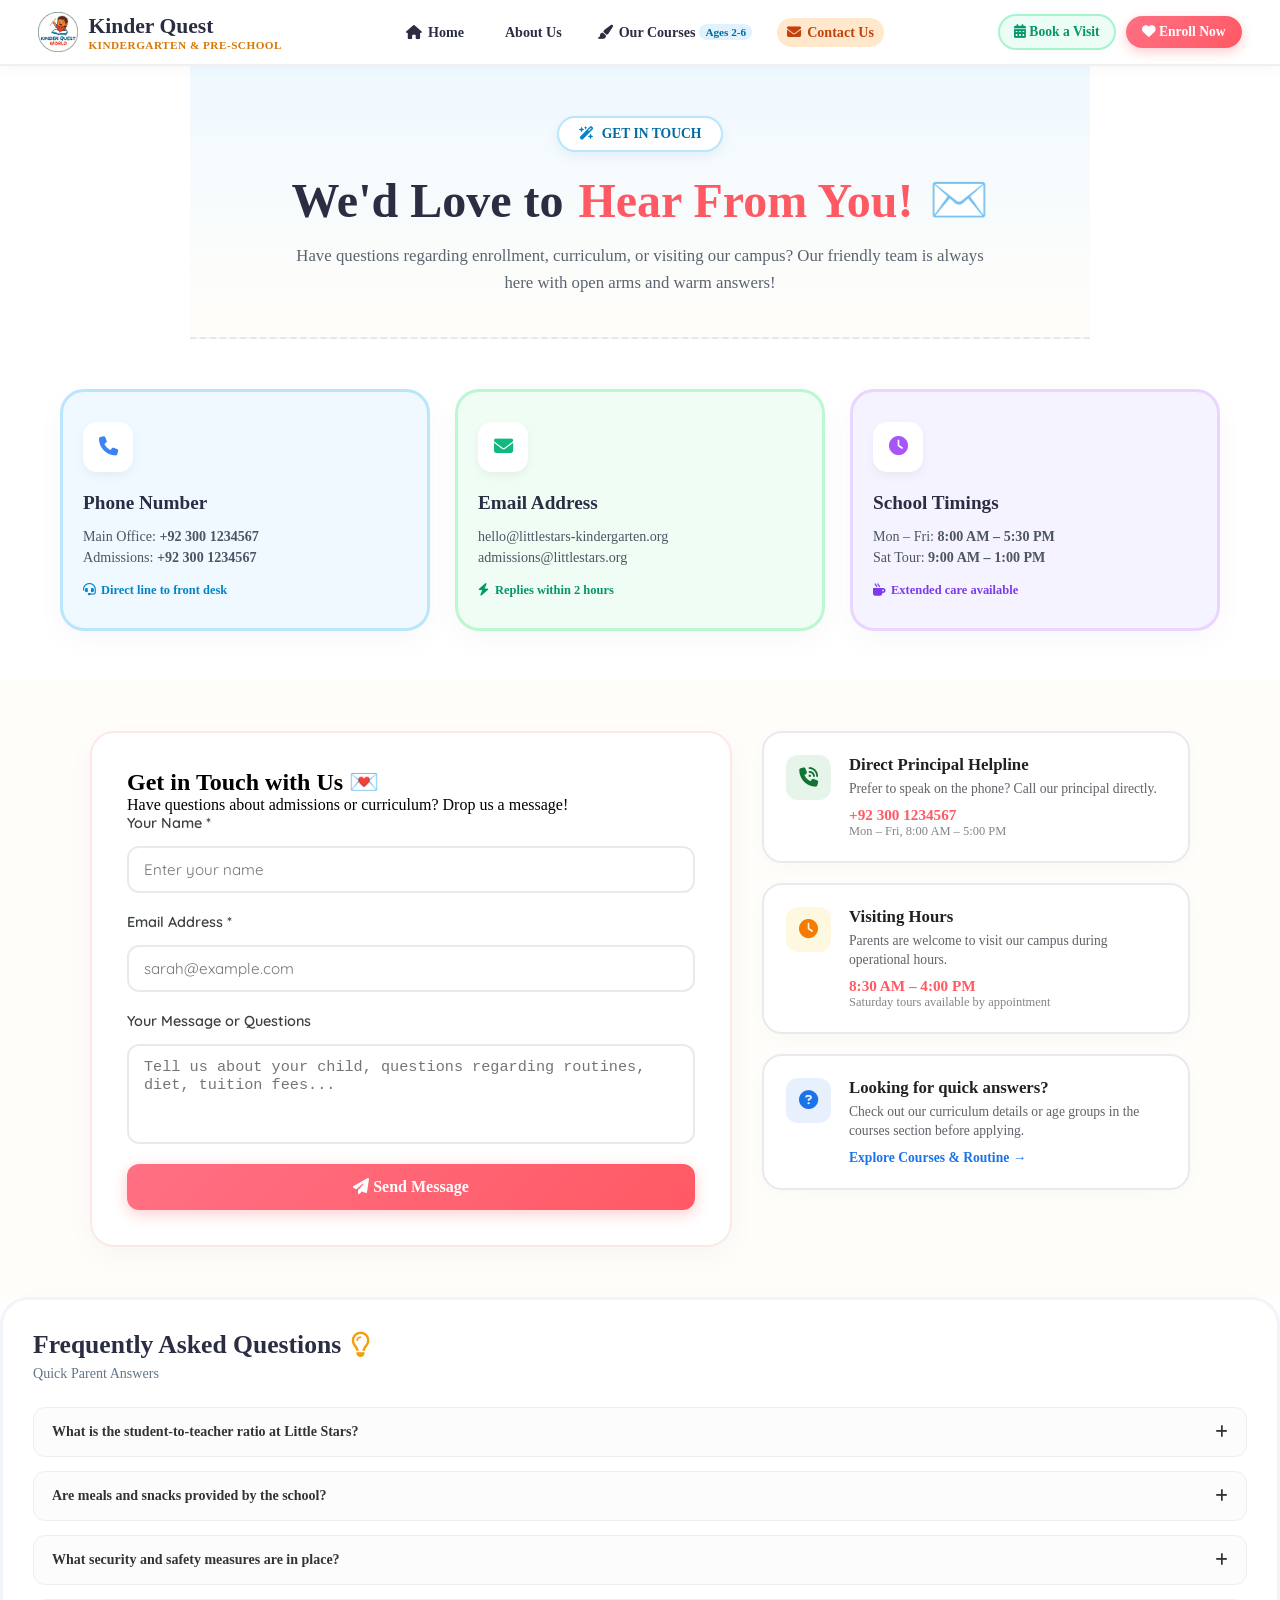
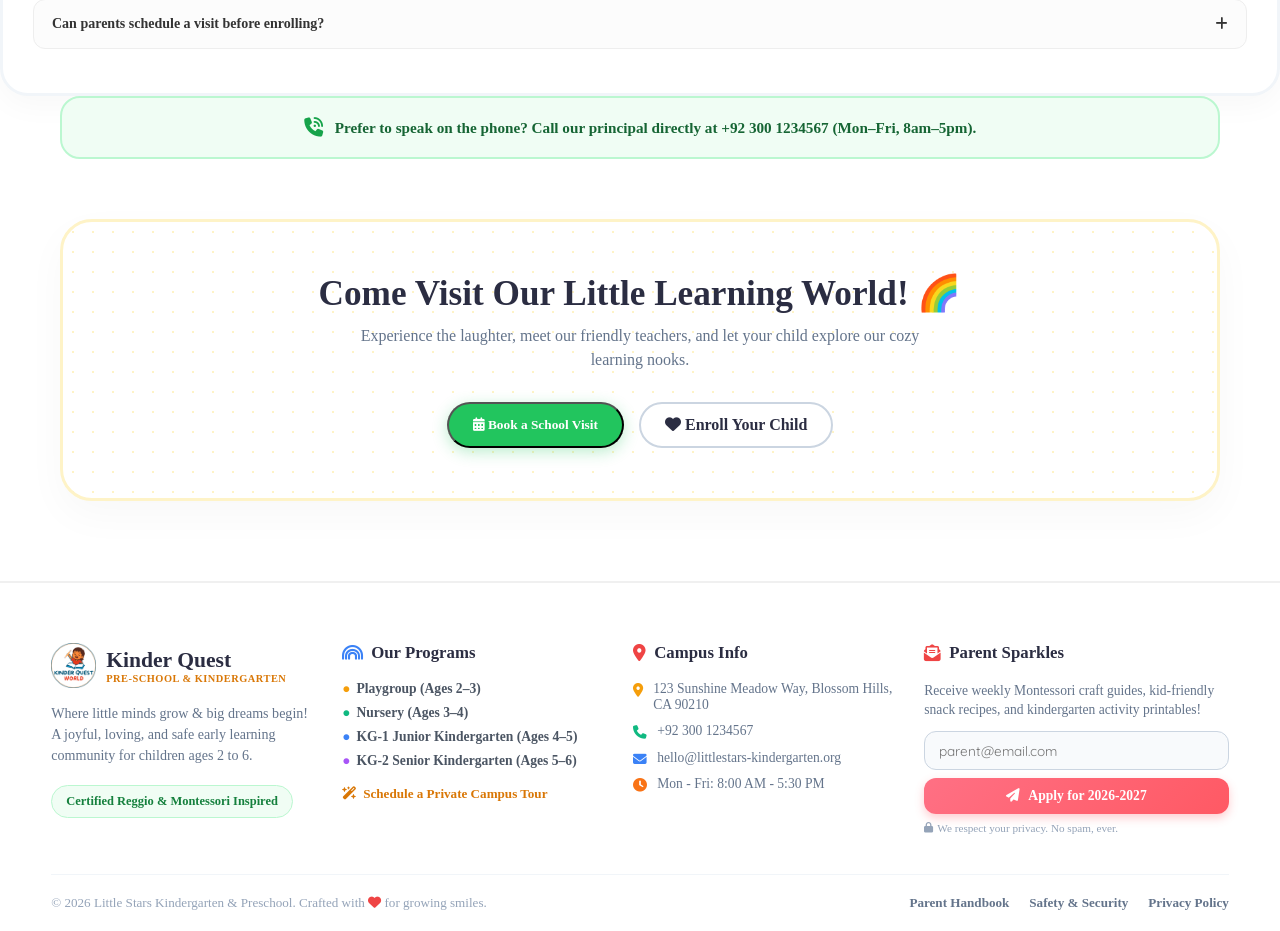
<file: contact.html>
<!DOCTYPE html>
<html lang="en">
<head>
    <meta charset="UTF-8">
    <meta name="viewport" content="width=device-width, initial-scale=1.0">
    <title>Kinder Quest | Contact Us - Kindergarten & Preschool</title>
    <!-- Google Fonts -->
    <link href="https://fonts.googleapis.com/css2?family=Quicksand:wght@500;600;700&display=swap" rel="stylesheet">
    <!-- FontAwesome Icons -->
    <link rel="stylesheet" href="https://cdnjs.cloudflare.com/ajax/libs/font-awesome/6.4.0/css/all.min.css">
    
    <style>
        :root {
    --sun-yellow: #ffde59;
    --mint-green: #2ec4b6;
    --sky-blue: #3a86ff;
    --coral-pink: #ff5964;
    --text-dark: #2b2d42;
    --text-muted: #5c6370;
}

* {
    margin: 0;
    padding: 0;
    box-sizing: border-box;
}

body, h1, h2, h3, h4, h5, h6, p, span, a, button, input, label {
    font-family: 'Quicksand', sans-serif !important;
}

        /* Navbar */
        header {
            background: #ffffff;
            display: flex;
            justify-content: space-between;
            align-items: center;
            padding: 12px 3%;
            position: sticky;
            top: 0;
            z-index: 1000;
            box-shadow: 0 4px 15px rgba(0,0,0,0.03);
            border-bottom: 2px solid #f0f0f0;
        }

        .logo {
            display: flex;
            align-items: center;
            gap: 10px;
            text-decoration: none;
            flex-shrink: 0;
        }

        .logo-badge {
            width: 44px;
            height: 44px;
            background: #fff3d6;
            border: 2px solid #ffca3a;
            border-radius: 14px;
            display: flex;
            align-items: center;
            justify-content: center;
            font-size: 1.3rem;
        }

        .logo-text h2 {
            font-family: 'Nunito', sans-serif;
            font-size: 1.35rem;
            font-weight: 800;
            color: #2b2d42;
        }

        .logo-text span {
            font-size: 0.7rem;
            font-weight: 700;
            color: #d97706;
            letter-spacing: 0.5px;
            display: block;
            text-transform: uppercase;
        }

        header nav ul {
            display: flex;
            list-style: none;
            gap: 15px;
            align-items: center;
        }

        header nav ul li a {
            text-decoration: none;
            color: #2b2d42;
            font-weight: 700;
            font-size: 0.88rem;
            display: flex;
            align-items: center;
            gap: 6px;
            padding: 6px 10px;
            border-radius: 30px;
            transition: all 0.2s ease;
            white-space: nowrap;
        }

        header nav ul li a.active-tab {
            background: #ffe8cc;
            color: #c2410c;
        }

        header nav ul li a:hover {
            color: #c2410c;
        }

        .nav-sub {
            font-size: 0.7rem;
            background: #e0f2fe;
            color: #0369a1;
            padding: 2px 6px;
            border-radius: 8px;
            font-weight: 700;
            margin-left: -2px;
        }

        .header-actions {
            display: flex;
            gap: 10px;
            align-items: center;
            flex-shrink: 0;
        }

        .btn-visit {
            background: #ecfdf5;
            color: #059669;
            border: 2px solid #a7f3d0;
            padding: 8px 14px;
            border-radius: 50px;
            font-weight: 700;
            font-size: 0.85rem;
            text-decoration: none;
            transition: all 0.2s ease;
            white-space: nowrap;
            cursor: pointer;
        }

        .btn-visit:hover {
            background: #d1fae5;
        }

        .btn-enroll {
            background: linear-gradient(135deg, #ff7084, #ff5964);
            color: white;
            border: none;
            padding: 8px 16px;
            border-radius: 50px;
            font-weight: 700;
            font-size: 0.85rem;
            text-decoration: none;
            box-shadow: 0 4px 12px rgba(255, 89, 100, 0.3);
            transition: all 0.2s ease;
            white-space: nowrap;
        }

        .btn-enroll:hover {
            transform: translateY(-2px);
            box-shadow: 0 6px 15px rgba(255, 89, 100, 0.4);
        }

        /* Contact Hero Section */
        .contact-hero {
            text-align: center;
            padding: 50px 20px 40px 20px;
            max-width: 900px;
            margin: 0 auto;
            position: relative;
            background: linear-gradient(180deg, #f0f9ff 0%, #fffdf9 100%);
            border-bottom: 2px dashed #e2e8f0;
            overflow: hidden;
        }

        .hero-tag {
            display: inline-flex;
            align-items: center;
            gap: 8px;
            background: #ffffff;
            color: #0369a1;
            padding: 8px 20px;
            border-radius: 30px;
            font-size: 0.85rem;
            font-weight: 700;
            margin-bottom: 20px;
            border: 2px solid #bae6fd;
            box-shadow: 0 4px 12px rgba(3, 105, 161, 0.08);
        }

        .contact-hero h1 {
            font-family: 'Nunito', sans-serif;
            font-size: 3rem;
            color: #2b2d42;
            margin-bottom: 15px;
            font-weight: 800;
            display: flex;
            align-items: center;
            justify-content: center;
            gap: 15px;
            flex-wrap: wrap;
        }

        .contact-hero h1 span {
            color: #ff5964;
        }

        .contact-hero p {
            color: #5c6370;
            font-size: 1.05rem;
            line-height: 1.6;
            max-width: 700px;
            margin: 0 auto;
        }

        /* Info Cards Grid (4 Cards) */
        .info-cards-container {
            max-width: 1200px;
            margin: 50px auto;
            padding: 0 20px;
            display: grid;
            grid-template-columns: repeat(3, 1fr);
            gap: 25px;
        }

        .info-card {
            background: #ffffff;
            border-radius: 24px;
            padding: 30px 20px;
            border: 3px solid transparent;
            box-shadow: 0 10px 30px rgba(0,0,0,0.03);
            transition: 0.3s ease;
        }

        .info-card:hover {
            transform: translateY(-5px);
            box-shadow: 0 15px 35px rgba(0,0,0,0.08);
        }

        .info-card.peach { background: #fffaf0; border-color: #fed7aa; }
        .info-card.blue { background: #f0f9ff; border-color: #bae6fd; }
        .info-card.green { background: #f0fdf4; border-color: #bbf7d0; }
        .info-card.purple { background: #f5f3ff; border-color: #e9d5ff; }

        .info-icon-box {
            width: 50px;
            height: 50px;
            background: #ffffff;
            border-radius: 14px;
            display: flex;
            align-items: center;
            justify-content: center;
            font-size: 1.2rem;
            margin-bottom: 20px;
            box-shadow: 0 4px 10px rgba(0,0,0,0.05);
        }

        .info-card h3 {
            font-family: 'Nunito', sans-serif;
            font-size: 1.2rem;
            color: #2b2d42;
            margin-bottom: 12px;
            font-weight: 800;
        }

        .info-card p {
            color: #4b5563;
            font-size: 0.88rem;
            line-height: 1.5;
            margin-bottom: 15px;
        }

        .card-sub-note {
            font-size: 0.78rem;
            font-weight: 700;
            display: flex;
            align-items: center;
            gap: 6px;
        }

        /* Form & FAQ Section */
        .form-faq-section {
            max-width: 1200px;
            margin: 0 auto 60px auto;
            padding: 0 20px;
            display: grid;
            grid-template-columns: 1.1fr 0.9fr;
            gap: 30px;
            align-items: start; /* 👈 Yeh line yahan add kar dein! */
            align-content: start;   /* 👈 Yeh container ko ooper se stretch hone se rokey ga */
        }

        .contact-form-box, .faq-box {
            background: #ffffff;
            border-radius: 28px;
            padding: 40px;
            border: 3px solid #f1f5f9;
            box-shadow: 0 10px 30px rgba(0,0,0,0.03);
        }

        .box-title-area {
            margin-bottom: 25px;
        }

        .box-title-area h2 {
            font-family: 'Nunito', sans-serif;
            font-size: 1.6rem;
            color: #2b2d42;
            font-weight: 800;
            display: flex;
            align-items: center;
            gap: 10px;
            margin-bottom: 5px;
        }

        .box-title-area p {
            color: #64748b;
            font-size: 0.88rem;
        }

        .form-grid {
            display: grid;
            grid-template-columns: 1fr 1fr;
            gap: 20px;
            margin-bottom: 20px;
        }

        .form-group {
            display: flex;
            flex-direction: column;
            gap: 8px;
            margin-bottom: 20px;
        }

        .form-group label {
            font-size: 0.85rem;
            font-weight: 700;
            color: #334155;
            display: flex;
            align-items: center;
            gap: 6px;
        }

        .form-control {
            width: 100%;
            padding: 12px 16px;
            border: 1px solid #cbd5e1;
            border-radius: 14px;
            font-size: 0.9rem;
            background: #f8fafc;
            outline: none;
            transition: 0.2s;
        }

        .form-control:focus {
            border-color: #ff5964;
            background: #fff;
        }

        textarea.form-control {
            resize: vertical;
            height: 120px;
        }

        .btn-submit {
            width: 100%;
            background: linear-gradient(135deg, #ff7084, #ff5964);
            color: white;
            border: none;
            padding: 14px;
            border-radius: 16px;
            font-weight: 700;
            font-size: 1rem;
            cursor: pointer;
            box-shadow: 0 6px 20px rgba(255, 89, 100, 0.3);
            transition: 0.2s;
            display: flex;
            align-items: center;
            justify-content: center;
            gap: 10px;
        }

        .btn-submit:hover {
            transform: translateY(-2px);
            opacity: 0.95;
        }

      /* FAQ Box aur Items ki styling ko behtar banana */
.faq-box {
    background: #ffffff;
    border-radius: 28px;
    padding: 30px; /* Padding ko thora theek karein taake heading cut na ho */
    border: 3px solid #f1f5f9;
    box-shadow: 0 10px 30px rgba(0,0,0,0.03);
}

.faq-item {
    background: #fcfcfc;
    border: 1px solid #eee;
    border-radius: 12px;
    margin-bottom: 14px; /* Items ke darmiyan munasib fasla */
    overflow: hidden;
    transition: all 0.3s ease;
}

.faq-question {
    padding: 16px 18px;
    display: flex;
    justify-content: space-between;
    align-items: center;
    cursor: pointer;
    font-weight: 600;
    color: #333;
    font-size: 14px;
}

.faq-answer {
    max-height: 0;
    overflow: hidden;
    padding: 0 18px;
    color: #666;
    font-size: 13px;
    line-height: 1.6;
    transition: max-height 0.3s ease, padding 0.3s ease;
}

/* Jab FAQ khula ho (active ho) */
.faq-item.active .faq-answer {
    max-height: 200px; /* Answer bara ho toh uske mutabiq jagah mil jaye */
    padding: 0 18px 16px 18px;
}
        /* Phone Bar Box */
        .phone-support-bar {
            max-width: 1200px;
            margin: 0 auto 60px auto;
            padding: 0 20px;
        }

        .support-banner {
            background: #f0fdf4;
            border: 2px solid #bbf7d0;
            border-radius: 20px;
            padding: 20px 30px;
            display: flex;
            align-items: center;
            justify-content: center;
            gap: 12px;
            font-weight: 700;
            color: #166534;
            font-size: 0.95rem;
        }

        /* Visit Banner Section */
        .visit-banner-section {
            max-width: 1200px;
            margin: 0 auto 80px auto;
            padding: 0 20px;
            text-align: center;
        }

        .visit-card-box {
            background: #ffffff;
            border: 3px solid #fef3c7;
            border-radius: 32px;
            padding: 50px 20px;
            box-shadow: 0 15px 40px rgba(0,0,0,0.03);
            background-image: radial-gradient(#fef3c7 1px, transparent 1px);
            background-size: 20px 20px;
        }

        .visit-card-box h2 {
            font-family: 'Nunito', sans-serif;
            font-size: 2.2rem;
            color: #2b2d42;
            font-weight: 800;
            margin-bottom: 10px;
        }

        .visit-card-box p {
            color: #64748b;
            font-size: 1rem;
            max-width: 600px;
            margin: 0 auto 30px auto;
            line-height: 1.5;
        }

        .visit-btn-group {
            display: flex;
            justify-content: center;
            gap: 15px;
        }

        .btn-green-tour {
            background: #22c55e;
            color: white;
            padding: 12px 24px;
            border-radius: 50px;
            font-weight: 700;
            text-decoration: none;
            box-shadow: 0 4px 15px rgba(34, 197, 94, 0.3);
            transition: 0.2s;
            cursor: pointer;
        }

        .btn-green-tour:hover { background: #16a34a; }

        .btn-outline-enroll {
            background: white;
            color: #2b2d42;
            border: 2px solid #cbd5e1;
            padding: 12px 24px;
            border-radius: 50px;
            font-weight: 700;
            text-decoration: none;
            transition: 0.2s;
        }

        .btn-outline-enroll:hover { background: #f8fafc; }

        /* MODAL POPUP OVERLAY CSS */
        .modal-overlay {
            position: fixed;
            top: 0;
            left: 0;
            width: 100%;
            height: 100%;
            background: rgba(0, 0, 0, 0.5);
            backdrop-filter: blur(4px);
            display: flex;
            align-items: center;
            justify-content: center;
            z-index: 2000;
            opacity: 0;
            visibility: hidden;
            transition: all 0.3s ease;
        }

        .modal-overlay.active {
            opacity: 1;
            visibility: visible;
        }

        .modal-container {
            background: #ffffff;
            width: 100%;
            max-width: 680px;
            border-radius: 28px;
            border: 5px solid #a7f3d0;
            box-shadow: 0 20px 50px rgba(0, 0, 0, 0.15);
            padding: 30px;
            position: relative;
            transform: scale(0.9);
            transition: all 0.3s ease;
            max-height: 90vh;
            overflow-y: auto;
        }

        .modal-overlay.active .modal-container {
            transform: scale(1);
        }

        .modal-header {
            display: flex;
            justify-content: space-between;
            align-items: center;
            margin-bottom: 20px;
            border-bottom: 2px solid #f1f5f9;
            padding-bottom: 15px;
        }

        .modal-badge-title {
            display: flex;
            align-items: center;
            gap: 12px;
        }

        .modal-teddy-icon {
            width: 42px;
            height: 42px;
            background: #fff3d6;
            border: 2px solid #ffca3a;
            border-radius: 12px;
            display: flex;
            align-items: center;
            justify-content: center;
            font-size: 1.2rem;
        }

        .modal-title-text span {
            font-size: 0.7rem;
            font-weight: 800;
            color: #059669;
            letter-spacing: 0.5px;
            text-transform: uppercase;
            display: block;
        }

        .modal-title-text h3 {
            font-family: 'Nunito', sans-serif;
            font-size: 1.35rem;
            color: #2b2d42;
            font-weight: 800;
        }

        .modal-close-btn {
            width: 36px;
            height: 36px;
            background: #f8fafc;
            border: 2px solid #e2e8f0;
            border-radius: 50%;
            display: flex;
            align-items: center;
            justify-content: center;
            cursor: pointer;
            color: #64748b;
            font-size: 0.9rem;
            transition: 0.2s;
        }

        .modal-close-btn:hover {
            background: #fee2e2;
            color: #ef4444;
            border-color: #fca5a5;
        }

        .modal-banner-note {
            background: #f0fdf4;
            border: 1.5px solid #bbf7d0;
            color: #166534;
            padding: 10px 16px;
            border-radius: 12px;
            font-size: 0.82rem;
            font-weight: 700;
            display: flex;
            align-items: center;
            gap: 8px;
            margin-bottom: 20px;
        }

        .modal-form-grid {
            display: grid;
            grid-template-columns: 1fr 1fr;
            gap: 15px;
            margin-bottom: 15px;
        }

        .modal-form-group {
            display: flex;
            flex-direction: column;
            gap: 6px;
        }

        .modal-form-group label {
            font-size: 0.8rem;
            font-weight: 700;
            color: #334155;
        }

        .modal-input {
            width: 100%;
            padding: 10px 14px;
            border: 1px solid #cbd5e1;
            border-radius: 12px;
            font-size: 0.85rem;
            background: #f8fafc;
            outline: none;
            transition: 0.2s;
        }

        .modal-input:focus {
            border-color: #10b981;
            background: #fff;
        }

        .modal-footer-actions {
            display: flex;
            justify-content: flex-end;
            gap: 10px;
            margin-top: 25px;
            border-top: 2px solid #f1f5f9;
            padding-top: 15px;
        }

        .btn-modal-cancel {
            background: #f1f5f9;
            color: #475569;
            border: none;
            padding: 10px 20px;
            border-radius: 50px;
            font-weight: 700;
            font-size: 0.88rem;
            cursor: pointer;
            transition: 0.2s;
        }

        .btn-modal-cancel:hover { background: #e2e8f0; }

        .btn-modal-confirm {
            background: #16a34a;
            color: white;
            border: none;
            padding: 10px 22px;
            border-radius: 50px;
            font-weight: 700;
            font-size: 0.88rem;
            cursor: pointer;
            box-shadow: 0 4px 15px rgba(22, 163, 74, 0.3);
            display: flex;
            align-items: center;
            gap: 8px;
            transition: 0.2s;
        }

        .btn-modal-confirm:hover { background: #15803d; }


        /* Exact Index Footer CSS */
        .site-footer {
            background: #ffffff;
            border-top: 2px solid #f0f0f0;
            padding: 60px 4% 20px 4%;
            margin-top: 60px;
        }

        .footer-content {
            max-width: 1200px;
            margin: 0 auto;
            display: grid;
            grid-template-columns: 1.2fr 1.2fr 1.2fr 1.4fr;
            gap: 30px;
            margin-bottom: 40px;
        }

        .footer-col h3 {
            font-family: 'Nunito', sans-serif;
            font-size: 1.05rem;
            color: #2b2d42;
            margin-bottom: 18px;
            font-weight: 800;
            display: flex;
            align-items: center;
            gap: 8px;
        }

        .footer-badge-box {
            display: inline-block;
            background: #f0fdf4;
            color: #15803d;
            border: 1.5px solid #bbf7d0;
            padding: 8px 14px;
            border-radius: 20px;
            font-size: 0.78rem;
            font-weight: 700;
        }

        .footer-links-list {
            list-style: none;
            margin-bottom: 15px;
        }

        .footer-links-list li {
            font-size: 0.85rem;
            color: #4b5563;
            margin-bottom: 8px;
            font-weight: 600;
            display: flex;
            align-items: center;
            gap: 6px;
        }

        .footer-tour-link {
            font-size: 0.82rem;
            color: #d97706;
            font-weight: 700;
            text-decoration: none;
            display: inline-flex;
            align-items: center;
            gap: 6px;
            transition: 0.2s;
            cursor: pointer;
        }

        .footer-tour-link:hover {
            text-decoration: underline;
        }

        .footer-info-item {
            display: flex;
            align-items: flex-start;
            gap: 10px;
            font-size: 0.85rem;
            color: #64748b;
            margin-bottom: 10px;
            font-weight: 500;
        }

        .footer-info-item i {
            margin-top: 3px;
        }

        .footer-newsletter {
            display: flex;
            flex-direction: column;
            gap: 8px;
        }

        .footer-input {
            width: 100%;
            padding: 10px 14px;
            border: 1px solid #cbd5e1;
            border-radius: 12px;
            font-size: 0.85rem;
            outline: none;
            background: #f8fafc;
        }

        .footer-input:focus {
            border-color: #3b82f6;
            background: #fff;
        }

        .footer-submit-btn {
            background: linear-gradient(135deg, #ff7084, #ff5964);
            color: white;
            border: none;
            padding: 10px 14px;
            border-radius: 12px;
            font-weight: 700;
            font-size: 0.85rem;
            cursor: pointer;
            box-shadow: 0 4px 10px rgba(255, 89, 100, 0.3);
            transition: 0.2s;
            display: flex;
            align-items: center;
            justify-content: center;
            gap: 8px;
        }

        .footer-submit-btn:hover {
            opacity: 0.95;
            transform: translateY(-1px);
        }

        .footer-privacy-note {
            font-size: 0.7rem;
            color: #94a3b8;
            display: flex;
            align-items: center;
            gap: 4px;
        }

        .footer-bottom {
            max-width: 1200px;
            margin: 0 auto;
            padding-top: 20px;
            border-top: 1px solid #f1f5f9;
            display: flex;
            justify-content: space-between;
            align-items: center;
            color: #94a3b8;
            font-size: 0.82rem;
        }

        .footer-bottom-links {
            display: flex;
            gap: 20px;
        }

        .footer-bottom-links a {
            text-decoration: none;
            color: #64748b;
            font-weight: 600;
            transition: 0.2s;
        }

        .footer-bottom-links a:hover {
            color: #c2410c;
        }

        @media(max-width: 1100px) {
            .info-cards-container { grid-template-columns: repeat(2, 1fr); }
            .form-faq-section { grid-template-columns: 1fr; }
        }

        @media(max-width: 1024px) {
            header nav ul { display: none; }
            .footer-content { grid-template-columns: 1fr 1fr; gap: 30px; }
        }

        @media(max-width: 600px) {
            .info-cards-container { grid-template-columns: 1fr; }
            .form-grid { grid-template-columns: 1fr; }
            .modal-form-grid { grid-template-columns: 1fr; }
            .footer-content { grid-template-columns: 1fr; gap: 30px; }
            .footer-bottom { flex-direction: column; gap: 15px; text-align: center; }
        }
        /* Contact Section Main Layout */
.contact-main-section {
    padding: 50px 20px;
    background-color: #fffdf9;
    font-family: 'Segoe UI', Tahoma, Geneva, Verdana, sans-serif;
}

.contact-grid-container {
    max-width: 1100px;
    margin: 0 auto;
    display: grid;
    grid-template-columns: 1.2fr 0.8fr; /* Form thora bara, side info thori compact */
    gap: 30px;
    align-items: start;
}

/* Form Box Styling */
.contact-form-box {
    background: #ffffff;
    border: 2px solid #fce8e6;
    padding: 35px;
    border-radius: 24px;
    box-shadow: 0 10px 30px rgba(0,0,0,0.03);
}

.form-group {
    margin-bottom: 20px;
}

.form-group label {
    display: block;
    font-size: 0.9rem;
    font-weight: 600;
    color: #3c4043;
    margin-bottom: 6px;
}

.form-input {
    width: 100%;
    padding: 12px 15px;
    border: 2px solid #e8eaed;
    border-radius: 12px;
    font-size: 0.95rem;
    outline: none;
    transition: border-color 0.3s;
}

.form-input:focus {
    border-color: #ff5964;
}

.submit-btn {
    background: linear-gradient(135deg, #ff7084, #ff5964);
    color: white;
    border: none;
    padding: 14px 25px;
    font-size: 1rem;
    font-weight: 600;
    border-radius: 12px;
    cursor: pointer;
    width: 100%;
    box-shadow: 0 4px 15px rgba(255, 89, 100, 0.3);
    transition: transform 0.2s;
}

.submit-btn:hover {
    transform: translateY(-2px);
}

/* Right Side Info Cards */
.contact-side-info {
    display: flex;
    flex-direction: column;
    gap: 20px;
}

.side-card {
    background: #ffffff;
    border: 2px solid #e8eaed;
    padding: 22px;
    border-radius: 20px;
    display: flex;
    gap: 18px;
    align-items: flex-start;
    box-shadow: 0 5px 20px rgba(0,0,0,0.02);
    transition: transform 0.3s, border-color 0.3s;
}

.side-card:hover {
    border-color: #ff5964;
    transform: translateY(-3px);
}

.side-card-icon {
    width: 45px;
    height: 45px;
    border-radius: 12px;
    display: flex;
    align-items: center;
    justify-content: center;
    font-size: 1.2rem;
    flex-shrink: 0;
}

.side-card h4 {
    font-size: 1.05rem;
    color: #202124;
    margin-bottom: 4px;
}

.side-card p {
    font-size: 0.85rem;
    color: #5f6368;
    margin-bottom: 8px;
    line-height: 1.4;
}

.highlight-text {
    display: block;
    font-weight: 700;
    color: #ff5964;
    font-size: 0.95rem;
}

.sub-text {
    display: block;
    font-size: 0.78rem;
    color: #80868b;
}

.side-link {
    font-size: 0.85rem;
    font-weight: 600;
    color: #1a73e8;
    text-decoration: none;
}

.side-link:hover {
    text-decoration: underline;
}

/* Responsive for smaller screens */
@media (max-width: 768px) {
    .contact-grid-container {
        grid-template-columns: 1fr;
    }
}
body, h1, h2, h3, h4, h5, h6, p, a, button, span {
    font-family: 'Bubblegum Sans', cursive !important;
}
    </style>
</head>
<body>

    <!-- Header / Navigation Bar -->
    <header>
        <a href="index.html" class="logo">
            <img src="Images/Kidner Quest LogoCircles.png" alt="Kinder Quest logo" style="height: 40px; width: auto;">
            <div class="logo-text">
                <h2>Kinder Quest</h2>
                <span>Kindergarten & Pre-School</span>
            </div>
        </a>
        <nav>
            <ul>
                <li><a href="index.html"><i class="fa-solid fa-house"></i> Home</a></li>
                <li><a href="about.html"><i class="fa-solid fa-teddy-bear"></i> About Us</a></li>
                <li><a href="courses.html"><i class="fa-solid fa-paintbrush"></i> Our Courses <span class="nav-sub">Ages 2-6</span></a></li>
                <li><a href="contact.html" class="active-tab"><i class="fa-solid fa-envelope"></i> Contact Us</a></li>
            </ul>
        </nav>
        <div class="header-actions">
            <button class="btn-visit" id="openModalBtn1"><i class="fa-solid fa-calendar-days"></i> Book a Visit</button>
            <button class="btn-enroll" id="openEnrollModalBtn" onclick="event.preventDefault(); openEnrollModal();"><i class="fa-solid fa-heart"></i> Enroll Now</button>
        </div>
    </header>

    <!-- Contact Hero Section -->
    <section class="contact-hero">
        <div class="hero-tag">
            <i class="fa-solid fa-wand-magic-sparkles" style="color: #0284c7;"></i> GET IN TOUCH
        </div>
        <h1>We'd Love to <span>Hear From You!</span> ✉️</h1>
        <p>Have questions regarding enrollment, curriculum, or visiting our campus? Our friendly team is always here with open arms and warm answers!</p>
    </section>

    <!-- 4 Info Cards Grid -->
    <div class="info-cards-container">
        
        <!-- Card 2: Phone Number -->
        <div class="info-card blue">
            <div class="info-icon-box" style="color: #3b82f6;"><i class="fa-solid fa-phone"></i></div>
            <h3>Phone Number</h3>
            <p>Main Office: <strong>+92 300 1234567</strong><br>Admissions: <strong>+92 300 1234567</strong></p>
            <div class="card-sub-note" style="color: #0284c7;">
                <i class="fa-solid fa-headset"></i> Direct line to front desk
            </div>
        </div>

        <!-- Card 3: Email Address -->
        <div class="info-card green">
            <div class="info-icon-box" style="color: #10b981;"><i class="fa-solid fa-envelope"></i></div>
            <h3>Email Address</h3>
            <p>hello@littlestars-kindergarten.org<br>admissions@littlestars.org</p>
            <div class="card-sub-note" style="color: #059669;">
                <i class="fa-solid fa-bolt"></i> Replies within 2 hours
            </div>
        </div>

        <!-- Card 4: Timings -->
        <div class="info-card purple">
            <div class="info-icon-box" style="color: #a855f7;"><i class="fa-solid fa-clock"></i></div>
            <h3>School Timings</h3>
            <p>Mon – Fri: <strong>8:00 AM – 5:30 PM</strong><br>Sat Tour: <strong>9:00 AM – 1:00 PM</strong></p>
            <div class="card-sub-note" style="color: #7c3aed;">
                <i class="fa-solid fa-mug-hot"></i> Extended care available
            </div>
        </div>

    </div>

    <section class="contact-main-section">
    <div class="contact-grid-container">
        
        <!-- Left Side: Contact Form (Aapka purana form yahan aayega) -->
        <div class="contact-form-box">
            <h2>Get in Touch with Us 💌</h2>
            <p>Have questions about admissions or curriculum? Drop us a message!</p>
            <!-- Form fields yahan rahengi -->
            <form>
                <div class="form-group">
                    <label>Your Name *</label>
                    <input type="text" placeholder="Enter your name" class="form-input" required>
                </div>
                <div class="form-group">
                    <label>Email Address *</label>
                    <input type="email" placeholder="sarah@example.com" class="form-input" required>
                </div>
                <div class="form-group">
                    <label>Your Message or Questions</label>
                    <textarea class="form-input" style="height: 100px; resize: none;" placeholder="Tell us about your child, questions regarding routines, diet, tuition fees..."></textarea>
                </div>
                <button type="submit" class="submit-btn"><i class="fa-solid fa-paper-plane"></i> Send Message</button>
            </form>
        </div>

        <!-- Right Side: Khali jagah ko bharnay ke liye Quick Info Cards -->
        <div class="contact-side-info">
            
            <!-- Card 1: Phone / Principal Support -->
            <div class="side-card phone-card">
                <div class="side-card-icon" style="background: #e6f4ea; color: #137333;">
                    <i class="fa-solid fa-phone-volume"></i>
                </div>
                <div>
                    <h4>Direct Principal Helpline</h4>
                    <p>Prefer to speak on the phone? Call our principal directly.</p>
                    <span class="highlight-text">+92 300 1234567</span>
                    <span class="sub-text">Mon – Fri, 8:00 AM – 5:00 PM</span>
                </div>
            </div>

            <!-- Card 2: Quick Visit Hours -->
            <div class="side-card time-card">
                <div class="side-card-icon" style="background: #fff8e1; color: #f57c00;">
                    <i class="fa-solid fa-clock"></i>
                </div>
                <div>
                    <h4>Visiting Hours</h4>
                    <p>Parents are welcome to visit our campus during operational hours.</p>
                    <span class="highlight-text">8:30 AM – 4:00 PM</span>
                    <span class="sub-text">Saturday tours available by appointment</span>
                </div>
            </div>

            <!-- Card 3: Quick FAQ Banner -->
            <div class="side-card faq-card">
                <div class="side-card-icon" style="background: #e8f0fe; color: #1a73e8;">
                    <i class="fa-solid fa-circle-question"></i>
                </div>
                <div>
                    <h4>Looking for quick answers?</h4>
                    <p>Check out our curriculum details or age groups in the courses section before applying.</p>
                    <a href="courses.html" class="side-link">Explore Courses & Routine →</a>
                </div>
            </div>

        </div>

    </div>
</section>

        <!-- Right: FAQ Section -->
        <div class="faq-box">
            <div class="box-title-area">
                <h2>Frequently Asked Questions <i class="fa-regular fa-lightbulb" style="color: #f59e0b;"></i></h2>
                <p>Quick Parent Answers</p>
            </div>

            <div class="faq-item">
                <div class="faq-question" onclick="toggleFaq(this)">
                    <span>What is the student-to-teacher ratio at Little Stars?</span>
                    <i class="fa-solid fa-plus"></i>
                </div>
                <div class="faq-answer">
                    We maintain very low ratios ranging from 1:4 in our Toddler Playgroup up to 1:10 in Senior KG, ensuring every child receives individualized love, guidance, and attention.
                </div>
            </div>

            <!-- FAQ Item 2 -->
    <div class="faq-item">
        <div class="faq-question" onclick="toggleFaq(this)">
            <span>Are meals and snacks provided by the school?</span>
            <i class="fa-solid fa-plus"></i>
        </div>
        <div class="faq-answer">
            Yes! Our in-house certified chef prepares hot, organic, nut-free snacks and balanced lunches fresh every morning. We accommodate all dietary requirements.
        </div>
    </div>

    <!-- FAQ Item 3 -->
    <div class="faq-item">
        <div class="faq-question" onclick="toggleFaq(this)">
            <span>What security and safety measures are in place?</span>
            <i class="fa-solid fa-plus"></i>
        </div>
        <div class="faq-answer">
            Our campus is fully gated with 24/7 CCTV surveillance, biometric secure check-ins, and trained security personnel at all entry points.
        </div>
    </div>

    <!-- FAQ Item 4 -->
    <div class="faq-item">
        <div class="faq-question" onclick="toggleFaq(this)">
            <span>Can parents schedule a visit before enrolling?</span>
            <i class="fa-solid fa-plus"></i>
        </div>
        <div class="faq-answer">
            Absolutely! You can use our "Book a Visit" tab above or contact us directly to schedule a guided tour of our classrooms and play areas.
        </div>
    </div>

        </div>
        <!-- faq-box closes here -->
    </div>
    <!-- form-faq-section closes here -->

    <!-- Phone Support Bar -->
    <div class="phone-support-bar">
        <div class="support-banner">
            <i class="fa-solid fa-phone-volume" style="color: #16a34a; font-size: 1.2rem;"></i>
            <span>Prefer to speak on the phone? Call our principal directly at <strong>+92 300 1234567</strong> (Mon–Fri, 8am–5pm).</span>
        </div>
    </div>

    <!-- Come Visit Section -->
    <div class="visit-banner-section">
        <div class="visit-card-box">
            <h2>Come Visit Our Little Learning World! 🌈</h2>
            <p>Experience the laughter, meet our friendly teachers, and let your child explore our cozy learning nooks.</p>
            <div class="visit-btn-group">
                <button class="btn-green-tour" id="openModalBtn2"><i class="fa-solid fa-calendar-days"></i> Book a School Visit</button>
                <a href="#" class="btn-outline-enroll" id="openEnrollModalBtn2" onclick="event.preventDefault(); openEnrollModal();"><i class="fa-solid fa-heart" style="color: ⏹#ff5964;"></i> Enroll Your Child</a>
            </div>
        </div>
    </div>

    <!-- BOOK A VISIT MODAL POPUP (Exact 1st Picture Design) -->
    <div class="modal-overlay" id="visitModal">
        <div class="modal-container">
            <div class="modal-header">
                <div class="modal-badge-title">
                    <div class="modal-teddy-icon">🧸</div>
                    <div class="modal-title-text">
                        <span>Guided Family Tour</span>
                        <h3>Book a School Visit! 🏫</h3>
                    </div>
                </div>
                <div class="modal-close-btn" id="closeModalBtn">
                    <i class="fa-solid fa-xmark"></i>
                </div>
            </div>

            <div class="modal-banner-note">
                <i class="fa-solid fa-location-dot" style="color: #059669;"></i>
                <span>Complimentary 45-minute private guided tour with student snack tasting!</span>
            </div>

            <form>
                <div class="modal-form-grid">
                    <div class="modal-form-group">
                        <label>Parent Name *</label>
                        <input type="text" placeholder="Enter you Full name" class="modal-input" required>
                    </div>
                    <div class="modal-form-group">
                        <label>Phone Number *</label>
                        <input type="tel" placeholder="+92 300 1234567" class="modal-input" required>
                    </div>
                </div>

                <div class="modal-form-grid">
                    <div class="modal-form-group">
                        <label>Email Address *</label>
                        <input type="email" placeholder="name@email.com" class="modal-input" required>
                    </div>
                    <div class="modal-form-group">
                        <label>Child's Approximate Age</label>
                        <select class="modal-input">
                            <option>3 years old (Nursery)</option>
                            <option>2 years old (Playgroup)</option>
                            <option>4 years old (KG-1)</option>
                            <option>5 years old (KG-2)</option>
                        </select>
                    </div>
                </div>

                <div class="modal-form-grid">
                    <div class="modal-form-group">
                        <label>Preferred Date *</label>
                        <input type="date" class="modal-input" value="2026-08-25" required>
                    </div>
                    <div class="modal-form-group">
                        <label>Time Slot *</label>
                        <select class="modal-input">
                            <option>09:30 AM (Class in session)</option>
                            <option>11:00 AM (Morning Circle)</option>
                            <option>02:00 PM (Afternoon Activities)</option>
                        </select>
                    </div>
                </div>

                <div class="modal-footer-actions">
                    <button type="button" class="btn-modal-cancel" id="cancelModalBtn">Cancel</button>
                    <button type="submit" class="btn-modal-confirm">
                        <i class="fa-solid fa-wand-magic-sparkles"></i> Confirm Tour Booking
                    </button>
                </div>
            </form>
        </div>
    </div>

    <!-- Footer Section -->
   <!-- Footer Section -->
    <footer class="site-footer">
        <div class="footer-content">
            <!-- Col 1: Logo & Info -->
            <div class="footer-col">
                <div class="logo" style="margin-bottom: 15px;">
                    <img src="Images/Kidner Quest LogoCircles.png" alt="Kinder Quest" style="height: 45px; width: auto;">
                    <div class="logo-text">
                        <h2>Kinder Quest</h2>
                        <span style="font-size: 0.65rem;">Pre-School & Kindergarten</span>
                    </div>
                </div>
                <p style="color: #64748b; font-size: 0.88rem; line-height: 1.5; margin-bottom: 18px;">
                    Where little minds grow & big dreams begin! A joyful, loving, and safe early learning community for children ages 2 to 6.
                </p>
                <div class="footer-badge-box">
                    Certified Reggio & Montessori Inspired
                </div>
            </div>

            <!-- Col 2: Our Programs -->
            <div class="footer-col">
                <h3><i class="fa-solid fa-rainbow" style="color: #3b82f6;"></i> Our Programs</h3>
                <ul class="footer-links-list">
                    <li><span style="color: #f59e0b;">●</span> Playgroup (Ages 2–3)</li>
                    <li><span style="color: #10b981;">●</span> Nursery (Ages 3–4)</li>
                    <li><span style="color: #3b82f6;">●</span> KG-1 Junior Kindergarten (Ages 4–5)</li>
                    <li><span style="color: #a855f7;">●</span> KG-2 Senior Kindergarten (Ages 5–6)</li>
                </ul>
                <a class="footer-tour-link" id="openModalBtn3"><i class="fa-solid fa-wand-magic-sparkles"></i> Schedule a Private Campus Tour</a>
            </div>

            <!-- Col 3: Campus Info -->
            <div class="footer-col">
                <h3><i class="fa-solid fa-location-dot" style="color: #ef4444;"></i> Campus Info</h3>
                <div class="footer-info-item">
                    <i class="fa-solid fa-location-dot" style="color: #f59e0b;"></i>
                    <span>123 Sunshine Meadow Way, Blossom Hills, CA 90210</span>
                </div>
                <div class="footer-info-item">
                    <i class="fa-solid fa-phone" style="color: #10b981;"></i>
                    <span>+92 300 1234567</span>
                </div>
                <div class="footer-info-item">
                    <i class="fa-solid fa-envelope" style="color: #3b82f6;"></i>
                    <span>hello@littlestars-kindergarten.org</span>
                </div>
                <div class="footer-info-item">
                    <i class="fa-solid fa-clock" style="color: #f97316;"></i>
                    <span>Mon - Fri: 8:00 AM - 5:30 PM</span>
                </div>
            </div>

            <!-- Col 4: Parent Sparkles (Newsletter) -->
            <div class="footer-col">
                <h3><i class="fa-solid fa-envelope-open-text" style="color: #ef4444;"></i> Parent Sparkles</h3>
                <p style="color: #64748b; font-size: 0.85rem; line-height: 1.4; margin-bottom: 12px;">
                    Receive weekly Montessori craft guides, kid-friendly snack recipes, and kindergarten activity printables!
                </p>
                <div class="footer-newsletter">
                    <input type="email" placeholder="parent@email.com" class="footer-input">
                    <button class="footer-submit-btn"><i class="fa-solid fa-paper-plane"></i> Apply for 2026-2027</button>
                    <span class="footer-privacy-note"><i class="fa-solid fa-lock" style="font-size: 0.65rem;"></i> We respect your privacy. No spam, ever.</span>
                </div>
            </div>
        </div>

        <!-- Footer Bottom Bar -->
        <div class="footer-bottom">
            <p>&copy; 2026 Little Stars Kindergarten & Preschool. Crafted with <i class="fa-solid fa-heart" style="color: #ef4444;"></i> for growing smiles.</p>
            <div class="footer-bottom-links">
                <a href="#">Parent Handbook</a>
                <a href="#">Safety & Security</a>
                <a href="#">Privacy Policy</a>
            </div>
        </div>
    </footer>

    <!-- ENROLL NOW MODAL POPUP (Footer ke bahar shift kar diya hai) -->
    <div class="modal-overlay" id="enrollModal">
        <div class="modal-container">
            <div class="modal-header">
                <div class="modal-badge-title">
                    <div class="modal-teddy-icon">🧸</div>
                    <div class="modal-title-text">
                        <span style="color: #ff5964;">ADMISSIONS OPEN 2026-2027</span>
                        <h3>Enroll Your Little Star! 🌟</h3>
                    </div>
                </div>
                <div class="modal-close-btn" id="closeEnrollModalBtn">
                    <i class="fa-solid fa-xmark"></i>
                </div>
            </div>

            <div class="modal-banner-note" style="background: #fff1f2; border-color: #fecdd3; color: #9f1239;">
                <i class="fa-solid fa-wand-magic-sparkles" style="color: #ff5964;"></i>
                <span>Fill out this quick form and our friendly admissions team will contact you with fee details and welcome kit!</span>
            </div>

            <form>
                <div class="modal-form-grid">
                    <div class="modal-form-group">
                        <label>Parent / Guardian Name *</label>
                        <input type="text" placeholder="Enter your name" class="modal-input" required>
                    </div>
                    <div class="modal-form-group">
                        <label>Child's Full Name *</label>
                        <input type="text" placeholder="Enter your child's name" class="modal-input" required>
                    </div>
                </div>

                <div class="modal-form-grid">
                    <div class="modal-form-group">
                        <label>Email Address *</label>
                        <input type="email" placeholder="name@example.com" class="modal-input" required>
                    </div>
                    <div class="modal-form-group">
                        <label>Phone Number *</label>
                        <input type="tel" placeholder="+92 300 1234567" class="modal-input" required>
                    </div>
                </div>

                <div class="modal-form-grid">
                    <div class="modal-form-group">
                        <label>Select Program *</label>
                        <select class="modal-input">
                            <option>Nursery (3 – 4 Years)</option>
                            <option>Playgroup (2 – 3 Years)</option>
                            <option>KG-1 Junior Kindergarten (4 – 5 Years)</option>
                            <option>KG-2 Senior Kindergarten (5 – 6 Years)</option>
                        </select>
                    </div>
                    <div class="modal-form-group">
                        <label>Desired Start Term</label>
                        <select class="modal-input">
                            <option>Select a term...</option>
                            <option>Fall Term (September 2026)</option>
                            <option>Winter Term (January 2027)</option>
                            <option>Spring Term (April 2027)</option>
                        </select>
                    </div>
                </div>

                <div class="modal-form-group" style="margin-top: 15px;">
                    <label>Any specific allergies, preferences, or questions?</label>
                    <textarea class="modal-input" style="height: 80px; resize: none;" placeholder="Let us know if your child has food allergies or favorite activities..."></textarea>
                </div>

                <div class="modal-footer-actions">
                    <button type="button" class="btn-modal-cancel" id="cancelEnrollModalBtn">Cancel</button>
                    <button type="submit" class="btn-modal-confirm" style="background: linear-gradient(135deg, #ff7084, #ff5964); box-shadow: 0 4px 15px rgba(255, 89, 100, 0.3);">
                        <i class="fa-solid fa-heart"></i> Submit Enrollment Application
                    </button>
                </div>
            </form>
        </div>
    </div>

    <!-- JavaScript to Handle Modal Open/Close -->
    <script>
        const modal = document.getElementById('visitModal');
        const openBtn1 = document.getElementById('openModalBtn1');
        const openBtn2 = document.getElementById('openModalBtn2');
        const openBtn3 = document.getElementById('openModalBtn3');
        const closeBtn = document.getElementById('closeModalBtn');
        const cancelBtn = document.getElementById('cancelModalBtn');

        function openModal() {
            modal.classList.add('active');
        }

        function closeModal() {
            modal.classList.remove('active');
        }

        if(openBtn1) openBtn1.addEventListener('click', openModal);
        if(openBtn2) openBtn2.addEventListener('click', openModal);
        if(openBtn3) openBtn3.addEventListener('click', openModal);
        
        if(closeBtn) closeBtn.addEventListener('click', closeModal);
        if(cancelBtn) cancelBtn.addEventListener('click', closeModal);

        window.addEventListener('click', (e) => {
            if(e.target === modal) {
                closeModal();
            }
        });
    </script>
    <script>
        const enrollModal = document.getElementById('enrollModal');
        const openEnrollBtn = document.getElementById('openEnrollModalBtn'); 
        const closeEnrollBtn = document.getElementById('closeEnrollModalBtn');
        const cancelEnrollBtn = document.getElementById('cancelEnrollModalBtn');

        function openEnrollModal() {
            if(enrollModal) enrollModal.classList.add('active');
        }

        function closeEnrollModal() {
            if(enrollModal) enrollModal.classList.remove('active');
        }

        if(openEnrollBtn) openEnrollBtn.addEventListener('click', openEnrollModal);

        if(closeEnrollBtn) closeEnrollBtn.addEventListener('click', closeEnrollModal);
        if(cancelEnrollBtn) cancelEnrollBtn.addEventListener('click', closeEnrollModal);

        window.addEventListener('click', (e) => {
            if(e.target === enrollModal) {
                closeEnrollModal();
            }
        });
    </script>
    <script>
        function toggleFaq(element) {
            const parentItem = element.parentElement;
            parentItem.classList.toggle('active');
            
            const icon = element.querySelector('i');
            if (parentItem.classList.contains('active')) {
                icon.classList.remove('fa-plus');
                icon.classList.add('fa-minus');
            } else {
                icon.classList.remove('fa-minus');
                icon.classList.add('fa-plus');
            }
        }
    </script>
</body>
</html>
</file>
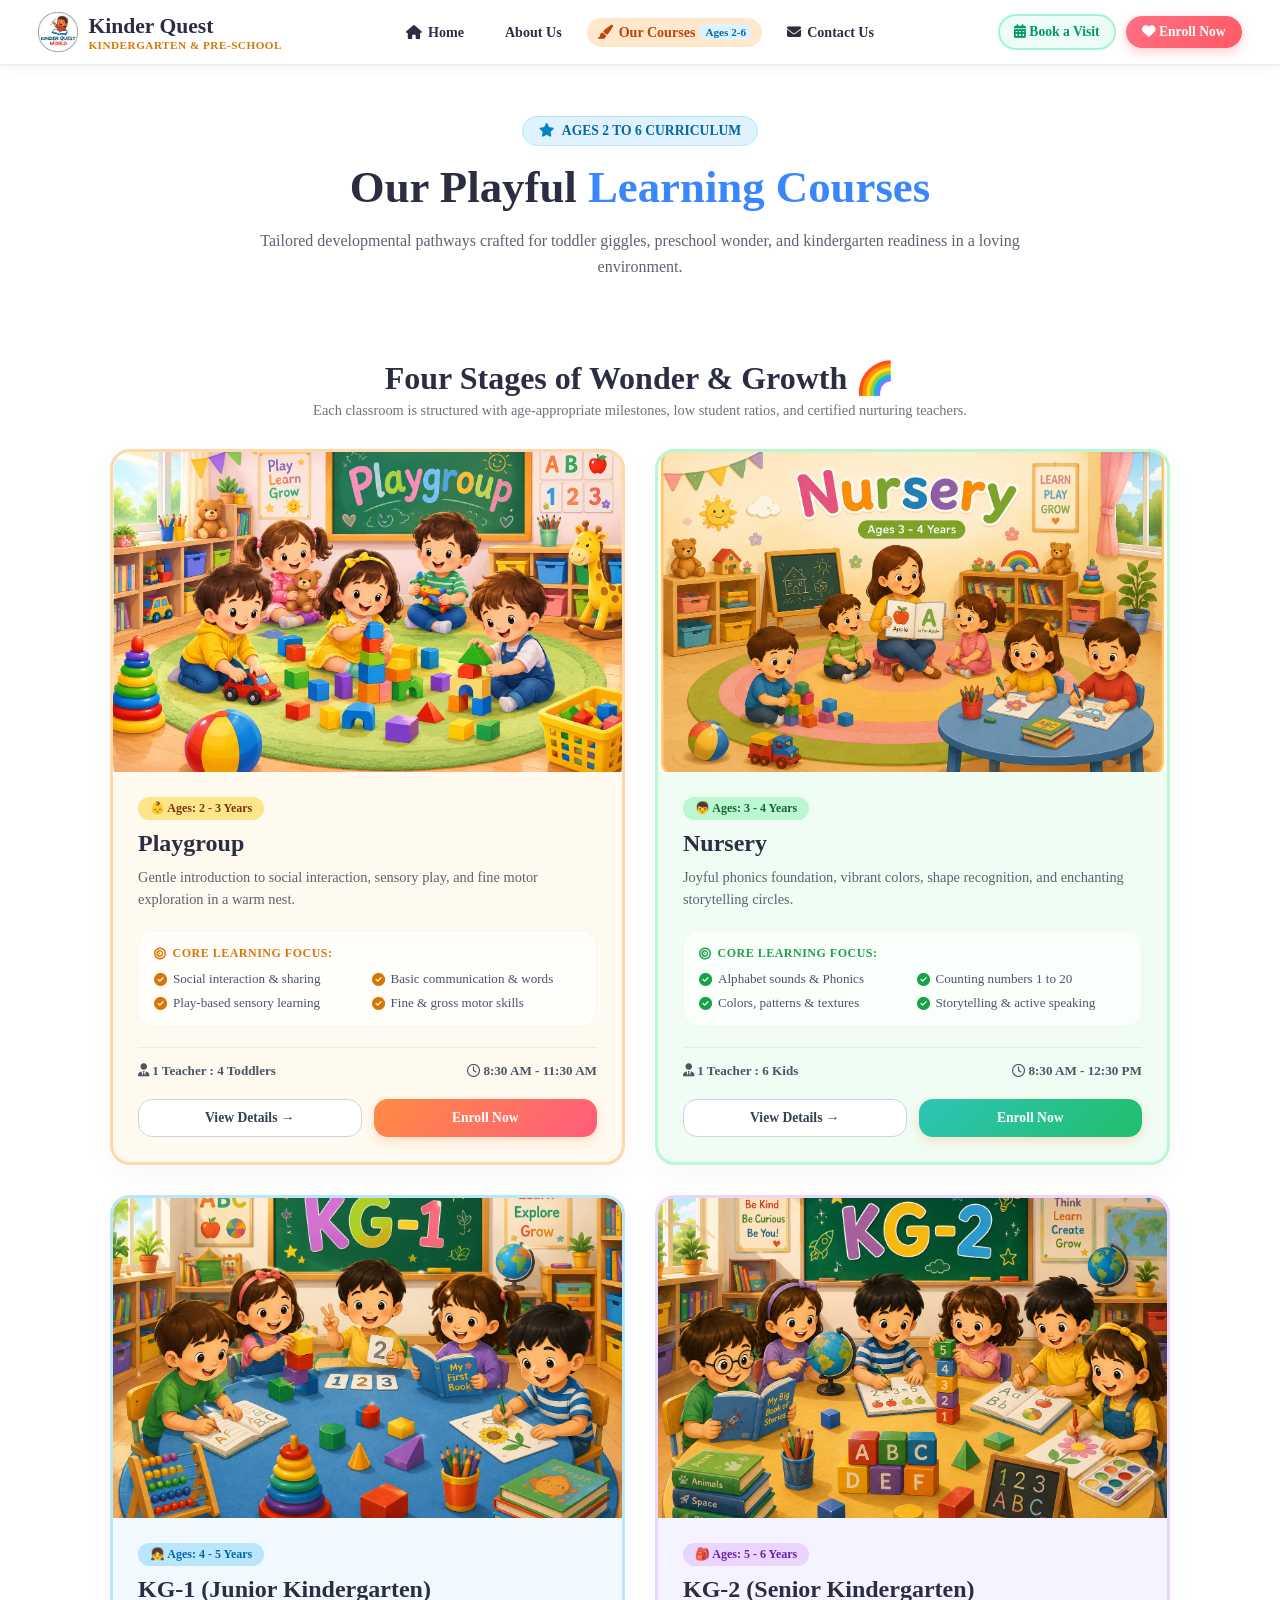
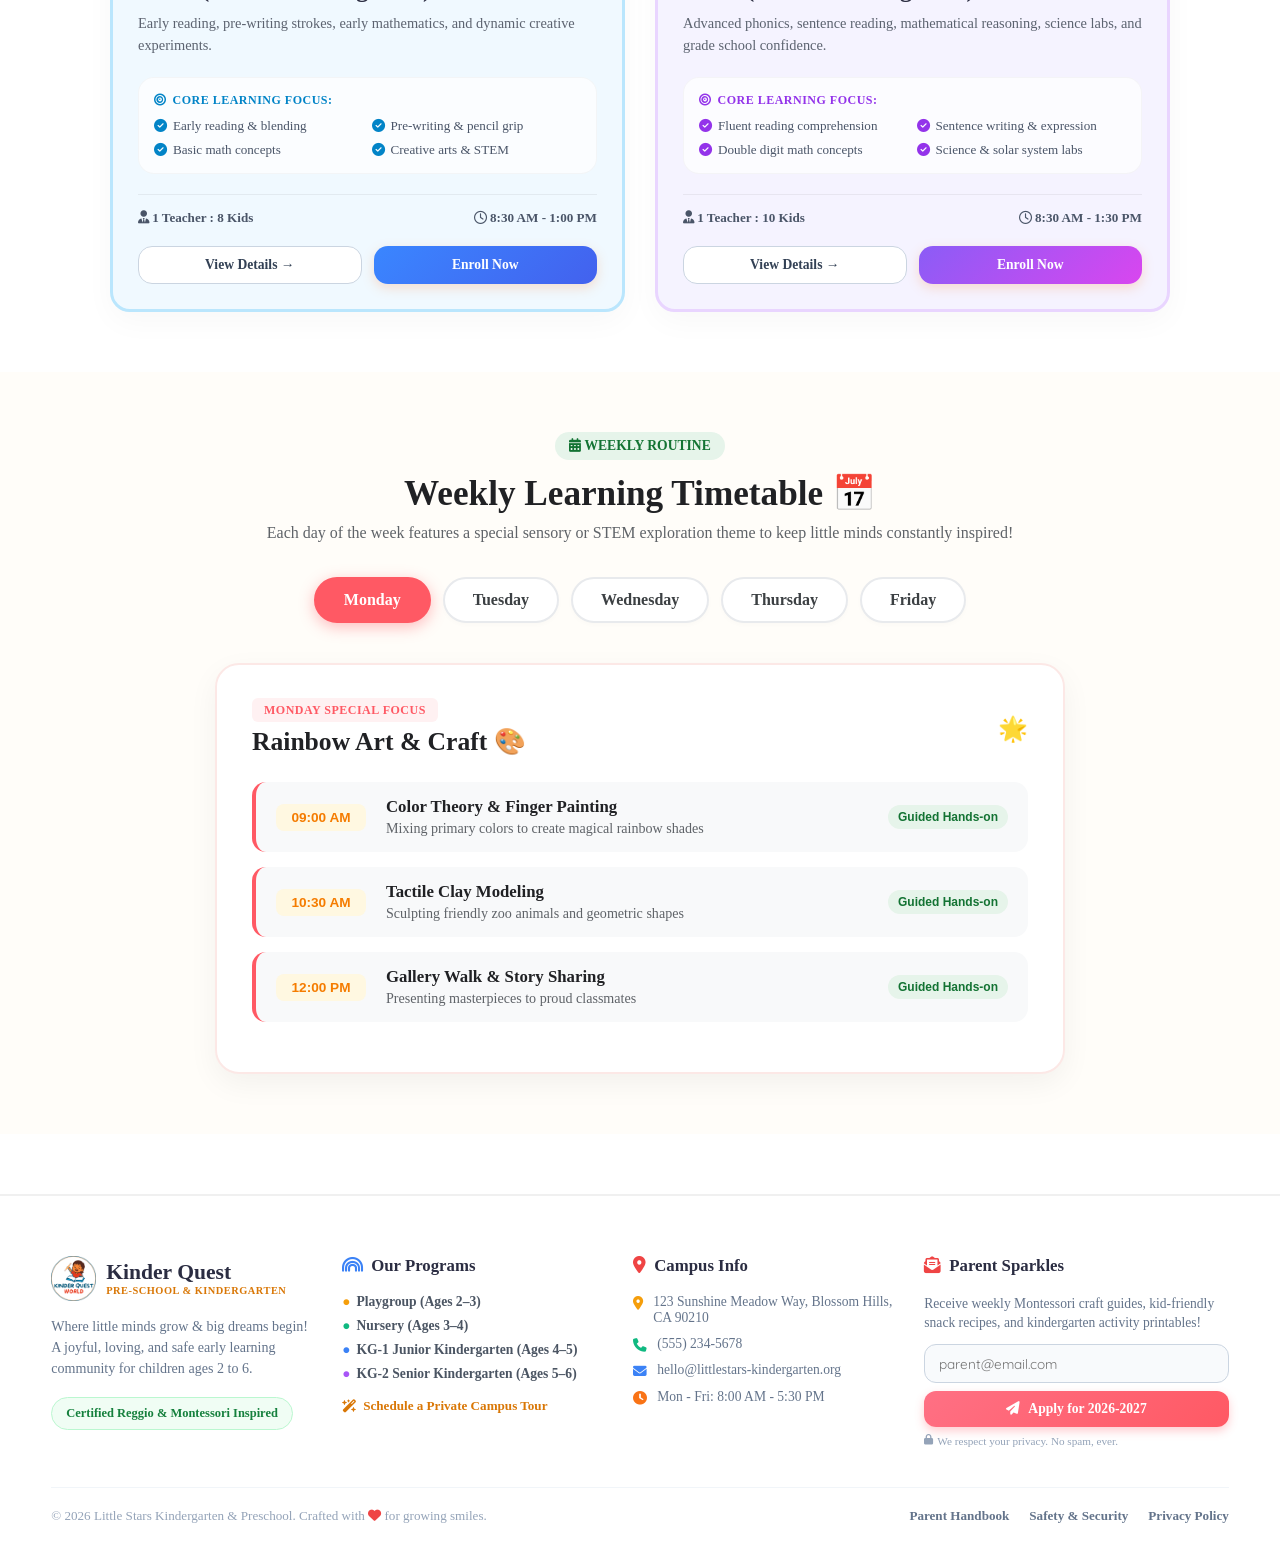
<file: courses.html>
<!DOCTYPE html>
<html lang="en">
<head>
    <meta charset="UTF-8">
    <meta name="viewport" content="width=device-width, initial-scale=1.0">
    <title>Kinder Quest | Our Courses - Kindergarten & Preschool</title>
    <!-- Google Fonts -->
    <link href="https://fonts.googleapis.com/css2?family=Quicksand:wght@500;600;700&display=swap" rel="stylesheet">
    <!-- FontAwesome Icons -->
    <link rel="stylesheet" href="https://cdnjs.cloudflare.com/ajax/libs/font-awesome/6.4.0/css/all.min.css">
    
    <style>
        :root {
    --sun-yellow: #ffde59;
    --mint-green: #2ec4b6;
    --sky-blue: #3a86ff;
    --coral-pink: #ff5964;
    --text-dark: #2b2d42;
    --text-muted: #5c6370;
}

* {
    margin: 0;
    padding: 0;
    box-sizing: border-box;
}

body, h1, h2, h3, h4, h5, h6, p, span, a, button, input, label {
    font-family: 'Quicksand', sans-serif !important;
}

        /* Exact Index Page Header & Navbar */
        header {
            background: #ffffff;
            display: flex;
            justify-content: space-between;
            align-items: center;
            padding: 12px 3%;
            position: sticky;
            top: 0;
            z-index: 1000;
            box-shadow: 0 4px 15px rgba(0,0,0,0.03);
            border-bottom: 2px solid #f0f0f0;
        }

        .logo {
            display: flex;
            align-items: center;
            gap: 10px;
            text-decoration: none;
            flex-shrink: 0;
        }

        .logo-badge {
            width: 44px;
            height: 44px;
            background: #fff3d6;
            border: 2px solid #ffca3a;
            border-radius: 14px;
            display: flex;
            align-items: center;
            justify-content: center;
            font-size: 1.3rem;
        }

        .logo-text h2 {
            font-family: 'Nunito', sans-serif;
            font-size: 1.35rem;
            font-weight: 800;
            color: #2b2d42;
        }

        .logo-text span {
            font-size: 0.7rem;
            font-weight: 700;
            color: #d97706;
            letter-spacing: 0.5px;
            display: block;
            text-transform: uppercase;
        }

        header nav ul {
            display: flex;
            list-style: none;
            gap: 15px;
            align-items: center;
        }

        header nav ul li a {
            text-decoration: none;
            color: #2b2d42;
            font-weight: 700;
            font-size: 0.88rem;
            display: flex;
            align-items: center;
            gap: 6px;
            padding: 6px 10px;
            border-radius: 30px;
            transition: all 0.2s ease;
            white-space: nowrap;
        }

        header nav ul li a.active-tab {
            background: #ffe8cc;
            color: #c2410c;
        }

        header nav ul li a:hover {
            color: #c2410c;
        }

        .nav-sub {
            font-size: 0.7rem;
            background: #e0f2fe;
            color: #0369a1;
            padding: 2px 6px;
            border-radius: 8px;
            font-weight: 700;
            margin-left: -2px;
        }

        .header-actions {
            display: flex;
            gap: 10px;
            align-items: center;
            flex-shrink: 0;
        }

        .btn-visit {
            background: #ecfdf5;
            color: #059669;
            border: 2px solid #a7f3d0;
            padding: 8px 14px;
            border-radius: 50px;
            font-weight: 700;
            font-size: 0.85rem;
            text-decoration: none;
            transition: all 0.2s ease;
            white-space: nowrap;
        }

        .btn-visit:hover {
            background: #d1fae5;
        }

        .btn-enroll {
            background: linear-gradient(135deg, #ff7084, #ff5964);
            color: white;
            border: none;
            padding: 8px 16px;
            border-radius: 50px;
            font-weight: 700;
            font-size: 0.85rem;
            text-decoration: none;
            box-shadow: 0 4px 12px rgba(255, 89, 100, 0.3);
            transition: all 0.2s ease;
            white-space: nowrap;
        }

        .btn-enroll:hover {
            transform: translateY(-2px);
            box-shadow: 0 6px 15px rgba(255, 89, 100, 0.4);
        }

        /* Courses Hero Section */
        .courses-hero {
            text-align: center;
            padding: 50px 20px 30px 20px;
            max-width: 800px;
            margin: 0 auto;
        }

        .hero-tag {
            display: inline-flex;
            align-items: center;
            gap: 8px;
            background: #e0f2fe;
            color: #0369a1;
            padding: 6px 16px;
            border-radius: 30px;
            font-size: 0.85rem;
            font-weight: 700;
            margin-bottom: 15px;
            border: 1px solid #bae6fd;
        }

        .courses-hero h1 {
            font-family: 'Nunito', sans-serif;
            font-size: 2.8rem;
            color: #2b2d42;
            margin-bottom: 15px;
            font-weight: 800;
        }

        .courses-hero h1 span {
            color: #3a86ff;
        }

        .courses-hero p {
            color: #5c6370;
            font-size: 1rem;
            line-height: 1.6;
        }

        /* Section Title Box */
        .section-title-box {
            text-align: center;
            margin: 50px 0 30px 0;
        }

        .section-title-box h2 {
            font-family: 'Nunito', sans-serif;
            font-size: 2rem;
            color: #2b2d42;
            font-weight: 800;
        }

        .section-title-box p {
            color: #6c757d;
            font-size: 0.9rem;
            margin-top: 5px;
        }

        /* Stages Grid Container */
        .stages-container {
            max-width: 1100px;
            margin: 0 auto;
            padding: 0 20px 60px 20px;
            display: grid;
            grid-template-columns: repeat(2, 1fr);
            gap: 30px;
        }

        .stage-card {
            background: #ffffff;
            border-radius: 20px;
            border: 3px solid transparent;
            overflow: hidden;
            box-shadow: 0 10px 30px rgba(0,0,0,0.03);
            transition: all 0.3s ease;
        }

        .stage-card:hover {
            transform: translateY(-5px);
            box-shadow: 0 15px 35px rgba(0,0,0,0.08);
        }

        .stage-card.peach { background-color: #fffaf0; border-color: #fed7aa; }
        .stage-card.green { background-color: #f0fdf4; border-color: #bbf7d0; }
        .stage-card.blue { background-color: #f0f9ff; border-color: #bae6fd; }
        .stage-card.purple { background-color: #f5f3ff; border-color: #e9d5ff; }
.card-img-top {
    width: 100%;
    height: 320px;
    object-fit: cover;
    border-top-left-radius: 17px;  /* Card ke curve ke sath match karne ke liye */
    border-top-right-radius: 17px;
    display: block;
    transition: transform 0.5s cubic-bezier(0.25, 1, 0.5, 1);
}

/* Sab 4 cards (Playgroup, Nursery, KG-1, KG-2) ki images ko box fully cover karengi, taake koi corner gap na bache */
.stage-card .card-img-top {
    object-fit: cover; 
    object-position: center;
    background-color: #fffdf9; /* Card ke background match karne ke liye */
}

/* Hover Zoom Effect */
.stage-card:hover .card-img-top {
    transform: scale(1.05);
}

/* Jab bhi stage-card par hover ho tou picture zoom ho jaye */
.stage-card:hover .card-img-top {
    transform: scale(1.08);
}

        .card-body-content {
            padding: 25px;
        }

        .badge-age {
            display: inline-block;
            padding: 4px 12px;
            border-radius: 20px;
            font-size: 0.75rem;
            font-weight: 700;
            margin-bottom: 10px;
        }

        .stage-card h3 {
            font-family: 'Nunito', sans-serif;
            font-size: 1.5rem;
            color: #2b2d42;
            margin-bottom: 10px;
            font-weight: 800;
        }

        .stage-card p {
            color: #5c6370;
            font-size: 0.9rem;
            line-height: 1.5;
            margin-bottom: 20px;
        }

        .focus-box {
            background: rgba(255,255,255,0.7);
            border-radius: 16px;
            padding: 15px;
            margin-bottom: 20px;
            border: 1px solid rgba(0,0,0,0.03);
        }

        .focus-title {
            font-size: 0.75rem;
            text-transform: uppercase;
            letter-spacing: 0.5px;
            font-weight: 800;
            color: #d97706;
            margin-bottom: 10px;
            display: flex;
            align-items: center;
            gap: 6px;
        }

        .focus-grid {
            display: grid;
            grid-template-columns: 1fr 1fr;
            gap: 8px;
            font-size: 0.82rem;
            color: #4a5568;
        }

        .focus-item {
            display: flex;
            align-items: center;
            gap: 6px;
        }

        .card-footer-info {
            display: flex;
            justify-content: space-between;
            align-items: center;
            padding-top: 15px;
            border-top: 1px solid rgba(0,0,0,0.06);
            font-size: 0.82rem;
            font-weight: 700;
            color: #4a5568;
            margin-bottom: 20px;
        }

        .card-actions {
            display: grid;
            grid-template-columns: 1fr 1fr;
            gap: 12px;
        }

        .btn-details {
            background: white;
            border: 1px solid #cbd5e1;
            padding: 10px;
            border-radius: 14px;
            font-weight: 700;
            font-size: 0.85rem;
            cursor: pointer;
            text-align: center;
            color: #334155;
            transition: 0.2s;
        }

        .btn-details:hover { background: #f8fafc; }

        .btn-card-enroll {
            background: linear-gradient(135deg, #ff8c42, #ff5c7c);
            color: white;
            border: none;
            padding: 10px;
            border-radius: 14px;
            font-weight: 700;
            font-size: 0.85rem;
            cursor: pointer;
            text-align: center;
            box-shadow: 0 4px 12px rgba(255, 140, 66, 0.25);
            transition: 0.2s;
        }

        .btn-card-enroll:hover { opacity: 0.9; }

        @media(max-width: 1150px) {
            header nav ul { display: none; }
        }

        @media(max-width: 900px) {
            .stages-container { grid-template-columns: 1fr; }
        }
        /* Timetable Section Styling */
.timetable-section {
    padding: 60px 20px;
    background-color: #fffdf9;
    font-family: 'Segoe UI', Tahoma, Geneva, Verdana, sans-serif;
}

.timetable-container {
    max-width: 850px;
    margin: 0 auto;
    text-align: center;
}

.timetable-header .routine-badge {
    background: #e6f4ea;
    color: #137333;
    padding: 6px 14px;
    font-size: 0.85rem;
    font-weight: 700;
    border-radius: 20px;
    display: inline-block;
    margin-bottom: 12px;
}

.timetable-header h2 {
    font-size: 2.2rem;
    color: #202124;
    margin-bottom: 10px;
}

.timetable-header p {
    color: #5f6368;
    font-size: 1rem;
    margin-bottom: 35px;
}

/* Day Tabs Styling */
.day-tabs {
    display: flex;
    justify-content: center;
    gap: 12px;
    margin-bottom: 40px;
    flex-wrap: wrap;
}

.day-btn {
    padding: 12px 28px;
    border: 2px solid #e8eaed;
    background-color: #ffffff;
    color: #3c4043;
    font-size: 1rem;
    font-weight: 600;
    border-radius: 30px;
    cursor: pointer;
    transition: all 0.3s ease;
    box-shadow: 0 2px 5px rgba(0,0,0,0.02);
}

.day-btn:hover {
    border-color: #ff5964;
    color: #ff5964;
}

.day-btn.active {
    background-color: #ff5964;
    border-color: #ff5964;
    color: #ffffff;
    box-shadow: 0 4px 15px rgba(255, 89, 100, 0.4);
}

/* Timetable Card with Popup/Zoom Animation */
.timetable-card-wrapper {
    background: #ffffff;
    border: 2px solid #fce8e6;
    border-radius: 24px;
    padding: 35px;
    box-shadow: 0 10px 30px rgba(0,0,0,0.05);
    text-align: left;
    animation: popupAnimation 0.4s cubic-bezier(0.175, 0.885, 0.32, 1.275) forwards;
}

@keyframes popupAnimation {
    0% {
        opacity: 0;
        transform: scale(0.92) translateY(15px);
    }
    100% {
        opacity: 1;
        transform: scale(1) translateY(0);
    }
}

.card-top-info {
    display: flex;
    justify-content: space-between;
    align-items: center;
    margin-bottom: 25px;
}

.focus-tag {
    background: #fff1f2;
    color: #ff5964;
    font-size: 0.75rem;
    font-weight: 700;
    padding: 5px 12px;
    border-radius: 6px;
    text-transform: uppercase;
    letter-spacing: 0.5px;
}

.card-top-info h3 {
    font-size: 1.6rem;
    color: #202124;
    margin-top: 8px;
}

.sparkle-icon {
    font-size: 1.5rem;
}

/* Schedule Rows */
.schedule-row {
    display: flex;
    align-items: center;
    background: #f8f9fa;
    padding: 15px 20px;
    border-radius: 14px;
    margin-bottom: 15px;
    border-left: 4px solid #ff5964;
}

.time-badge {
    background: #fff8e1;
    color: #f57c00;
    font-weight: 700;
    font-size: 0.85rem;
    padding: 6px 12px;
    border-radius: 8px;
    min-width: 90px;
    text-align: center;
    margin-right: 20px;
}

.schedule-details h4 {
    font-size: 1.05rem;
    color: #202124;
    margin-bottom: 3px;
}

.schedule-details p {
    font-size: 0.88rem;
    color: #5f6368;
    margin: 0;
}

.session-type {
    margin-left: auto;
    background: #e6f4ea;
    color: #137333;
    font-size: 0.75rem;
    font-weight: 600;
    padding: 5px 10px;
    border-radius: 20px;
    white-space: nowrap;
}
        /* Exact Index Footer CSS */
        .site-footer {
            background: #ffffff;
            border-top: 2px solid #f0f0f0;
            padding: 60px 4% 20px 4%;
            margin-top: 60px;
        }

        .footer-content {
            max-width: 1200px;
            margin: 0 auto;
            display: grid;
            grid-template-columns: 1.2fr 1.2fr 1.2fr 1.4fr;
            gap: 30px;
            margin-bottom: 40px;
        }

        .footer-col h3 {
            font-family: 'Nunito', sans-serif;
            font-size: 1.05rem;
            color: #2b2d42;
            margin-bottom: 18px;
            font-weight: 800;
            display: flex;
            align-items: center;
            gap: 8px;
        }

        .footer-badge-box {
            display: inline-block;
            background: #f0fdf4;
            color: #15803d;
            border: 1.5px solid #bbf7d0;
            padding: 8px 14px;
            border-radius: 20px;
            font-size: 0.78rem;
            font-weight: 700;
        }

        .footer-links-list {
            list-style: none;
            margin-bottom: 15px;
        }

        .footer-links-list li {
            font-size: 0.85rem;
            color: #4b5563;
            margin-bottom: 8px;
            font-weight: 600;
            display: flex;
            align-items: center;
            gap: 6px;
        }

        .footer-tour-link {
            font-size: 0.82rem;
            color: #d97706;
            font-weight: 700;
            text-decoration: none;
            display: inline-flex;
            align-items: center;
            gap: 6px;
            transition: 0.2s;
        }

        .footer-tour-link:hover {
            text-decoration: underline;
        }

        .footer-info-item {
            display: flex;
            align-items: flex-start;
            gap: 10px;
            font-size: 0.85rem;
            color: #64748b;
            margin-bottom: 10px;
            font-weight: 500;
        }

        .footer-info-item i {
            margin-top: 3px;
        }

        .footer-newsletter {
            display: flex;
            flex-direction: column;
            gap: 8px;
        }

        .footer-input {
            width: 100%;
            padding: 10px 14px;
            border: 1px solid #cbd5e1;
            border-radius: 12px;
            font-size: 0.85rem;
            outline: none;
            background: #f8fafc;
        }

        .footer-input:focus {
            border-color: #3b82f6;
            background: #fff;
        }

        .footer-submit-btn {
            background: linear-gradient(135deg, #ff7084, #ff5964);
            color: white;
            border: none;
            padding: 10px 14px;
            border-radius: 12px;
            font-weight: 700;
            font-size: 0.85rem;
            cursor: pointer;
            box-shadow: 0 4px 10px rgba(255, 89, 100, 0.3);
            transition: 0.2s;
            display: flex;
            align-items: center;
            justify-content: center;
            gap: 8px;
        }

        .footer-submit-btn:hover {
            opacity: 0.95;
            transform: translateY(-1px);
        }

        .footer-privacy-note {
            font-size: 0.7rem;
            color: #94a3b8;
            display: flex;
            align-items: center;
            gap: 4px;
        }

        .footer-bottom {
            max-width: 1200px;
            margin: 0 auto;
            padding-top: 20px;
            border-top: 1px solid #f1f5f9;
            display: flex;
            justify-content: space-between;
            align-items: center;
            color: #94a3b8;
            font-size: 0.82rem;
        }

        .footer-bottom-links {
            display: flex;
            gap: 20px;
        }

        .footer-bottom-links a {
            text-decoration: none;
            color: #64748b;
            font-weight: 600;
            transition: 0.2s;
        }

        .footer-bottom-links a:hover {
            color: #c2410c;
        }

        @media(max-width: 1024px) {
            .footer-content {
                grid-template-columns: 1fr 1fr;
                gap: 30px;
            }
        }

        @media(max-width: 600px) {
            .footer-content {
                grid-template-columns: 1fr;
                gap: 30px;
            }
            .footer-bottom {
                flex-direction: column;
                gap: 15px;
                text-align: center;
            }
        }
        /* MODAL POPUP OVERLAY CSS */
.modal-overlay {
    position: fixed;
    top: 0;
    left: 0;
    width: 100%;
    height: 100%;
    background: rgba(0, 0, 0, 0.5);
    backdrop-filter: blur(4px);
    display: flex;
    align-items: center;
    justify-content: center;
    z-index: 2000;
    opacity: 0;
    visibility: hidden;
    transition: all 0.3s ease;
}

.modal-overlay.active {
    opacity: 1;
    visibility: visible;
}

.modal-container {
    background: #ffffff;
    width: 100%;
    max-width: 680px;
    border-radius: 28px;
    border: 5px solid #a7f3d0;
    box-shadow: 0 20px 50px rgba(0, 0, 0, 0.15);
    padding: 30px;
    position: relative;
    transform: scale(0.9);
    transition: all 0.3s ease;
    max-height: 90vh;
    overflow-y: auto;
}

.modal-overlay.active .modal-container {
    transform: scale(1);
}

.modal-header {
    display: flex;
    justify-content: space-between;
    align-items: center;
    margin-bottom: 20px;
    border-bottom: 2px solid #f1f5f9;
    padding-bottom: 15px;
}

.modal-badge-title {
    display: flex;
    align-items: center;
    gap: 12px;
}

.modal-teddy-icon {
    width: 42px;
    height: 42px;
    background: #fff3d6;
    border: 2px solid #ffca3a;
    border-radius: 12px;
    display: flex;
    align-items: center;
    justify-content: center;
    font-size: 1.2rem;
}

.modal-title-text span {
    font-size: 0.7rem;
    font-weight: 800;
    color: #059669;
    letter-spacing: 0.5px;
    text-transform: uppercase;
    display: block;
}

.modal-title-text h3 {
    font-family: 'Nunito', sans-serif;
    font-size: 1.35rem;
    color: #2b2d42;
    font-weight: 800;
}

.modal-close-btn {
    width: 36px;
    height: 36px;
    background: #f8fafc;
    border: 2px solid #e2e8f0;
    border-radius: 50%;
    display: flex;
    align-items: center;
    justify-content: center;
    cursor: pointer;
    color: #64748b;
    font-size: 0.9rem;
    transition: 0.2s;
}

.modal-close-btn:hover {
    background: #fee2e2;
    color: #ef4444;
    border-color: #fca5a5;
}

.modal-banner-note {
    background: #f0fdf4;
    border: 1.5px solid #bbf7d0;
    color: #166534;
    padding: 10px 16px;
    border-radius: 12px;
    font-size: 0.82rem;
    font-weight: 700;
    display: flex;
    align-items: center;
    gap: 8px;
    margin-bottom: 20px;
}

.modal-form-grid {
    display: grid;
    grid-template-columns: 1fr 1fr;
    gap: 15px;
    margin-bottom: 15px;
}

.modal-form-group {
    display: flex;
    flex-direction: column;
    gap: 6px;
}

.modal-form-group label {
    font-size: 0.8rem;
    font-weight: 700;
    color: #334155;
}

.modal-input {
    width: 100%;
    padding: 10px 14px;
    border: 1px solid #cbd5e1;
    border-radius: 12px;
    font-size: 0.85rem;
    background: #f8fafc;
    outline: none;
    transition: 0.2s;
}

.modal-input:focus {
    border-color: #10b981;
    background: #fff;
}

.modal-footer-actions {
    display: flex;
    justify-content: flex-end;
    gap: 10px;
    margin-top: 25px;
    border-top: 2px solid #f1f5f9;
    padding-top: 15px;
}

.btn-modal-cancel {
    background: #f1f5f9;
    color: #475569;
    border: none;
    padding: 10px 20px;
    border-radius: 50px;
    font-weight: 700;
    font-size: 0.88rem;
    cursor: pointer;
    transition: 0.2s;
}

.btn-modal-cancel:hover { background: #e2e8f0; }

.btn-modal-confirm {
    background: #16a34a;
    color: white;
    border: none;
    padding: 10px 22px;
    border-radius: 50px;
    font-weight: 700;
    font-size: 0.88rem;
    cursor: pointer;
    box-shadow: 0 4px 15px rgba(22, 163, 74, 0.3);
    display: flex;
    align-items: center;
    gap: 8px;
    transition: 0.2s;
}

.btn-modal-confirm:hover { background: #15803d; }

body, h1, h2, h3, h4, h5, h6, p, a, button, span {
    font-family: 'Bubblegum Sans', cursive !important;
}
    </style>
</head>
<body>

    <!-- Header / Navigation Bar -->
    <header>
        <a href="index.html" class="logo">
            <img src="Images/Kidner Quest LogoCircles.png" alt="Kinder Quest logo" style="height: 40px; width: auto;">
            <div class="logo-text">
                <h2>Kinder Quest</h2>
                <span>Kindergarten & Pre-School</span>
            </div>
        </a>
        <nav>
            <ul>
                <li><a href="index.html"><i class="fa-solid fa-house"></i> Home</a></li>
                <li><a href="about.html"><i class="fa-solid fa-teddy-bear"></i> About Us</a></li>
                <li><a href="courses.html" class="active-tab"><i class="fa-solid fa-paintbrush"></i> Our Courses <span class="nav-sub">Ages 2-6</span></a></li>
                <li><a href="contact.html"><i class="fa-solid fa-envelope"></i> Contact Us</a></li>
            </ul>
        </nav>
        <div class="header-actions">
            <a href="contact.html" class="btn-visit" id="openModalBtn1" onclick="event.preventDefault(); openModal();"><i class="fa-solid fa-calendar-days"></i> Book a Visit</a>
            <button class="btn-enroll" id="openEnrollModalBtn" onclick="event.preventDefault(); openEnrollModal();"><i class="fa-solid fa-heart"></i> Enroll Now</button>
        </div>
    </header>

    <!-- Hero Section -->
    <section class="courses-hero">
        <div class="hero-tag">
            <i class="fa-solid fa-star" style="color: #0284c7;"></i> AGES 2 TO 6 CURRICULUM
        </div>
        <h1>Our Playful <span>Learning Courses</span></h1>
        <p>Tailored developmental pathways crafted for toddler giggles, preschool wonder, and kindergarten readiness in a loving environment.</p>
    </section>

    <!-- Main Stages Section Title -->
    <div class="section-title-box">
        <h2>Four Stages of Wonder & Growth 🌈</h2>
        <p>Each classroom is structured with age-appropriate milestones, low student ratios, and certified nurturing teachers.</p>
    </div>

    <!-- Stages Grid -->
    <div class="stages-container">
        
        <!-- Stage 1: Playgroup -->
        <div class="stage-card peach">
            <img src="Images/playgroup.png" alt="Playgroup" class="card-img-top">
            <div class="card-body-content">
                <span class="badge-age" style="background: #fde68a; color: #78350f;">👶 Ages: 2 - 3 Years</span>
                <h3>Playgroup</h3>
                <p>Gentle introduction to social interaction, sensory play, and fine motor exploration in a warm nest.</p>
                
                <div class="focus-box">
                    <div class="focus-title"><i class="fa-solid fa-bullseye"></i> CORE LEARNING FOCUS:</div>
                    <div class="focus-grid">
                        <div class="focus-item"><i class="fa-solid fa-circle-check" style="color: #d97706;"></i> Social interaction & sharing</div>
                        <div class="focus-item"><i class="fa-solid fa-circle-check" style="color: #d97706;"></i> Basic communication & words</div>
                        <div class="focus-item"><i class="fa-solid fa-circle-check" style="color: #d97706;"></i> Play-based sensory learning</div>
                        <div class="focus-item"><i class="fa-solid fa-circle-check" style="color: #d97706;"></i> Fine & gross motor skills</div>
                    </div>
                </div>

                <div class="card-footer-info">
                    <span><i class="fa-solid fa-user-tie"></i> 1 Teacher : 4 Toddlers</span>
                    <span><i class="fa-regular fa-clock"></i> 8:30 AM - 11:30 AM</span>
                </div>

                <div class="card-actions">
                    <button class="btn-details" onclick="openPlaygroupModal()">View Details →</button>
                   <button class="btn-card-enroll" onclick="openEnrollModal()">Enroll Now</button>
                </div>
            </div>
        </div>

        <!-- Stage 2: Nursery -->
        <div class="stage-card green">
            <img src="Images/nursery.png" alt="Nursery" class="card-img-top">
            <div class="card-body-content">
                <span class="badge-age" style="background: #bbf7d0; color: #166534;">👦 Ages: 3 - 4 Years</span>
                <h3>Nursery</h3>
                <p>Joyful phonics foundation, vibrant colors, shape recognition, and enchanting storytelling circles.</p>
                
                <div class="focus-box">
                    <div class="focus-title" style="color: #16a34a;"><i class="fa-solid fa-bullseye"></i> CORE LEARNING FOCUS:</div>
                    <div class="focus-grid">
                        <div class="focus-item"><i class="fa-solid fa-circle-check" style="color: #16a34a;"></i> Alphabet sounds & Phonics</div>
                        <div class="focus-item"><i class="fa-solid fa-circle-check" style="color: #16a34a;"></i> Counting numbers 1 to 20</div>
                        <div class="focus-item"><i class="fa-solid fa-circle-check" style="color: #16a34a;"></i> Colors, patterns & textures</div>
                        <div class="focus-item"><i class="fa-solid fa-circle-check" style="color: #16a34a;"></i> Storytelling & active speaking</div>
                    </div>
                </div>

                <div class="card-footer-info">
                    <span><i class="fa-solid fa-user-tie"></i> 1 Teacher : 6 Kids</span>
                    <span><i class="fa-regular fa-clock"></i> 8:30 AM - 12:30 PM</span>
                </div>

                <div class="card-actions">
                    <button class="btn-details" onclick="openNurseryModal()">View Details →</button>
                    <button class="btn-card-enroll" style="background: linear-gradient(135deg, #2ec4b6, #20bf6b); "onclick="openEnrollModal()">Enroll Now</button>
                </div>
            </div>
        </div>

        <!-- Stage 3: KG-1 -->
        <div class="stage-card blue">
            <img src="Images/KG-1.png" alt="KG-1" class="card-img-top">
            <div class="card-body-content">
                <span class="badge-age" style="background: #bae6fd; color: #0369a1;">👧 Ages: 4 - 5 Years</span>
                <h3>KG-1 (Junior Kindergarten)</h3>
                <p>Early reading, pre-writing strokes, early mathematics, and dynamic creative experiments.</p>
                
                <div class="focus-box">
                    <div class="focus-title" style="color: #0284c7;"><i class="fa-solid fa-bullseye"></i> CORE LEARNING FOCUS:</div>
                    <div class="focus-grid">
                        <div class="focus-item"><i class="fa-solid fa-circle-check" style="color: #0284c7;"></i> Early reading & blending</div>
                        <div class="focus-item"><i class="fa-solid fa-circle-check" style="color: #0284c7;"></i> Pre-writing & pencil grip</div>
                        <div class="focus-item"><i class="fa-solid fa-circle-check" style="color: #0284c7;"></i> Basic math concepts</div>
                        <div class="focus-item"><i class="fa-solid fa-circle-check" style="color: #0284c7;"></i> Creative arts & STEM</div>
                    </div>
                </div>

                <div class="card-footer-info">
                    <span><i class="fa-solid fa-user-tie"></i> 1 Teacher : 8 Kids</span>
                    <span><i class="fa-regular fa-clock"></i> 8:30 AM - 1:00 PM</span>
                </div>

                <div class="card-actions">
                    <button class="btn-details" onclick="openKg1Modal()">View Details →</button>
                    <button class="btn-card-enroll" style="background: linear-gradient(135deg, #3a86ff, #4361ee);" onclick="openEnrollModal()">Enroll Now</button>
                </div>
            </div>
        </div>

        <!-- Stage 4: KG-2 -->
        <div class="stage-card purple">
            <img src="Images/KG-2.png" alt="KG-2" class="card-img-top">
            <div class="card-body-content">
                <span class="badge-age" style="background: #e9d5ff; color: #6b21a8;">🎒 Ages: 5 - 6 Years</span>
                <h3>KG-2 (Senior Kindergarten)</h3>
                <p>Advanced phonics, sentence reading, mathematical reasoning, science labs, and grade school confidence.</p>
                
                <div class="focus-box">
                    <div class="focus-title" style="color: #9333ea;"><i class="fa-solid fa-bullseye"></i> CORE LEARNING FOCUS:</div>
                    <div class="focus-grid">
                        <div class="focus-item"><i class="fa-solid fa-circle-check" style="color: #9333ea;"></i> Fluent reading comprehension</div>
                        <div class="focus-item"><i class="fa-solid fa-circle-check" style="color: #9333ea;"></i> Sentence writing & expression</div>
                        <div class="focus-item"><i class="fa-solid fa-circle-check" style="color: #9333ea;"></i> Double digit math concepts</div>
                        <div class="focus-item"><i class="fa-solid fa-circle-check" style="color: #9333ea;"></i> Science & solar system labs</div>
                    </div>
                </div>

                <div class="card-footer-info">
                    <span><i class="fa-solid fa-user-tie"></i> 1 Teacher : 10 Kids</span>
                    <span><i class="fa-regular fa-clock"></i> 8:30 AM - 1:30 PM</span>
                </div>

                <div class="card-actions">
                    <button class="btn-details" onclick="openKg2Modal()">View Details →</button>
                    <button class="btn-card-enroll" style="background: linear-gradient(135deg, #8b5cf6, #d946ef);" onclick="openEnrollModal()">Enroll Now</button>
                </div>
            </div>
        </div>

    </div>
    <!-- Timetable Section -->
<section class="timetable-section">
    <div class="timetable-container">
        
        <div class="timetable-header">
            <span class="routine-badge"><i class="fa-solid fa-calendar-days"></i> WEEKLY ROUTINE</span>
            <h2>Weekly Learning Timetable 📅</h2>
            <p>Each day of the week features a special sensory or STEM exploration theme to keep little minds constantly inspired!</p>
        </div>

        <!-- Day Selection Buttons -->
        <div class="day-tabs">
            <button class="day-btn active" onclick="switchDay('monday', this)">Monday</button>
            <button class="day-btn" onclick="switchDay('tuesday', this)">Tuesday</button>
            <button class="day-btn" onclick="switchDay('wednesday', this)">Wednesday</button>
            <button class="day-btn" onclick="switchDay('thursday', this)">Thursday</button>
            <button class="day-btn" onclick="switchDay('friday', this)">Friday</button>
        </div>

        <!-- Timetable Content Card -->
        <div class="timetable-card-wrapper" id="timetableCard">
            <!-- Yeh jagah JavaScript handle karegi -->
        </div>

    </div>
</section>
</section>
<!-- Exact Index Footer Section -->
    <footer class="site-footer">
        <div class="footer-content">
            <!-- Col 1: Logo & Info -->
            <div class="footer-col">
                <div class="logo" style="margin-bottom: 15px;">
                    <img src="Images/Kidner Quest LogoCircles.png" alt="Kinder Quest" style="height: 45px; width: auto;">
                    <div class="logo-text">
                        <h2>Kinder Quest</h2>
                        <span style="font-size: 0.65rem;">Pre-School & Kindergarten</span>
                    </div>
                </div>
                <p style="color: #64748b; font-size: 0.88rem; line-height: 1.5; margin-bottom: 18px;">
                    Where little minds grow & big dreams begin! A joyful, loving, and safe early learning community for children ages 2 to 6.
                </p>
                <div class="footer-badge-box">
                    Certified Reggio & Montessori Inspired
                </div>
            </div>

            <!-- Col 2: Our Programs -->
            <div class="footer-col">
                <h3><i class="fa-solid fa-rainbow" style="color: #3b82f6;"></i> Our Programs</h3>
                <ul class="footer-links-list">
                    <li><span style="color: #f59e0b;">●</span> Playgroup (Ages 2–3)</li>
                    <li><span style="color: #10b981;">●</span> Nursery (Ages 3–4)</li>
                    <li><span style="color: #3b82f6;">●</span> KG-1 Junior Kindergarten (Ages 4–5)</li>
                    <li><span style="color: #a855f7;">●</span> KG-2 Senior Kindergarten (Ages 5–6)</li>
                </ul>
                <a href="#" class="footer-tour-link"><i class="fa-solid fa-wand-magic-sparkles"></i> Schedule a Private Campus Tour</a>
            </div>

            <!-- Col 3: Campus Info -->
            <div class="footer-col">
                <h3><i class="fa-solid fa-location-dot" style="color: #ef4444;"></i> Campus Info</h3>
                <div class="footer-info-item">
                    <i class="fa-solid fa-location-dot" style="color: #f59e0b;"></i>
                    <span>123 Sunshine Meadow Way, Blossom Hills, CA 90210</span>
                </div>
                <div class="footer-info-item">
                    <i class="fa-solid fa-phone" style="color: #10b981;"></i>
                    <span>(555) 234-5678</span>
                </div>
                <div class="footer-info-item">
                    <i class="fa-solid fa-envelope" style="color: #3b82f6;"></i>
                    <span>hello@littlestars-kindergarten.org</span>
                </div>
                <div class="footer-info-item">
                    <i class="fa-solid fa-clock" style="color: #f97316;"></i>
                    <span>Mon - Fri: 8:00 AM - 5:30 PM</span>
                </div>
            </div>

            <!-- Col 4: Parent Sparkles (Newsletter) -->
            <div class="footer-col">
                <h3><i class="fa-solid fa-envelope-open-text" style="color: #ef4444;"></i> Parent Sparkles</h3>
                <p style="color: #64748b; font-size: 0.85rem; line-height: 1.4; margin-bottom: 12px;">
                    Receive weekly Montessori craft guides, kid-friendly snack recipes, and kindergarten activity printables!
                </p>
                <div class="footer-newsletter">
                    <input type="email" placeholder="parent@email.com" class="footer-input">
                    <button class="footer-submit-btn"><i class="fa-solid fa-paper-plane"></i> Apply for 2026-2027</button>
                    <span class="footer-privacy-note"><i class="fa-solid fa-lock" style="font-size: 0.65rem;"></i> We respect your privacy. No spam, ever.</span>
                </div>
            </div>
        </div>

        <!-- Footer Bottom Bar -->
        <div class="footer-bottom">
            <p>&copy; 2026 Little Stars Kindergarten & Preschool. Crafted with <i class="fa-solid fa-heart" style="color: #ef4444;"></i> for growing smiles.</p>
            <div class="footer-bottom-links">
                <a href="#">Parent Handbook</a>
                <a href="#">Safety & Security</a>
                <a href="#">Privacy Policy</a>
            </div>
        </div>
        <!-- BOOK A VISIT MODAL POPUP -->
<div class="modal-overlay" id="visitModal">
    <div class="modal-container">
        <div class="modal-header">
            <div class="modal-badge-title">
                <div class="modal-teddy-icon">🧸</div>
                <div class="modal-title-text">
                    <span>Guided Family Tour</span>
                    <h3>Book a School Visit! 🏫</h3>
                </div>
            </div>
            <div class="modal-close-btn" id="closeModalBtn">
                <i class="fa-solid fa-xmark"></i>
            </div>
        </div>

        <div class="modal-banner-note">
            <i class="fa-solid fa-location-dot" style="color: #059669;"></i>
            <span>Complimentary 45-minute private guided tour with student snack tasting!</span>
        </div>

        <form>
            <div class="modal-form-grid">
                <div class="modal-form-group">
                    <label>Parent Name *</label>
                    <input type="text" placeholder="Full name" class="modal-input" required>
                </div>
                <div class="modal-form-group">
                    <label>Phone Number *</label>
                    <input type="tel" placeholder="(555) 000-0000" class="modal-input" required>
                </div>
            </div>

            <div class="modal-form-grid">
                <div class="modal-form-group">
                    <label>Email Address *</label>
                    <input type="email" placeholder="name@email.com" class="modal-input" required>
                </div>
                <div class="modal-form-group">
                    <label>Child's Approximate Age</label>
                    <select class="modal-input">
                        <option>3 years old (Nursery)</option>
                        <option>2 years old (Playgroup)</option>
                        <option>4 years old (KG-1)</option>
                        <option>5 years old (KG-2)</option>
                    </select>
                </div>
            </div>

            <div class="modal-form-grid">
                <div class="modal-form-group">
                    <label>Preferred Date *</label>
                    <input type="date" class="modal-input" value="2026-08-25" required>
                </div>
                <div class="modal-form-group">
                    <label>Time Slot *</label>
                    <select class="modal-input">
                        <option>09:30 AM (Class in session)</option>
                        <option>11:00 AM (Morning Circle)</option>
                        <option>02:00 PM (Afternoon Activities)</option>
                    </select>
                </div>
            </div>

            <div class="modal-footer-actions">
                <button type="button" class="btn-modal-cancel" id="cancelModalBtn">Cancel</button>
                <button type="submit" class="btn-modal-confirm">
                    <i class="fa-solid fa-wand-magic-sparkles"></i> Confirm Tour Booking
                </button>
            </div>
        </form>
    </div>
</div>
<!-- ENROLL NOW MODAL POPUP -->
<div class="modal-overlay" id="enrollModal">
    <div class="modal-container">
        <div class="modal-header">
            <div class="modal-badge-title">
                <div class="modal-teddy-icon">🧸</div>
                <div class="modal-title-text">
                    <span style="color: #ff5964;">ADMISSIONS OPEN 2026-2027</span>
                    <h3>Enroll Your Little Star! 🌟</h3>
                </div>
            </div>
            <div class="modal-close-btn" id="closeEnrollModalBtn">
                <i class="fa-solid fa-xmark"></i>
            </div>
        </div>

        <div class="modal-banner-note" style="background: #fff1f2; border-color: #fecdd3; color: #9f1239;">
            <i class="fa-solid fa-wand-magic-sparkles" style="color: #ff5964;"></i>
            <span>Fill out this quick form and our friendly admissions team will contact you with fee details and welcome kit!</span>
        </div>

        <form>
            <div class="modal-form-grid">
                <div class="modal-form-group">
                    <label>Parent / Guardian Name *</label>
                    <input type="text" placeholder="e.g. Jessica Miller" class="modal-input" required>
                </div>
                <div class="modal-form-group">
                    <label>Child's Full Name *</label>
                    <input type="text" placeholder="e.g. Leo Miller" class="modal-input" required>
                </div>
            </div>

            <div class="modal-form-grid">
                <div class="modal-form-group">
                    <label>Email Address *</label>
                    <input type="email" placeholder="jessica@example.com" class="modal-input" required>
                </div>
                <div class="modal-form-group">
                    <label>Phone Number *</label>
                    <input type="tel" placeholder="(555) 234-5678" class="modal-input" required>
                </div>
            </div>

            <div class="modal-form-grid">
                <div class="modal-form-group">
                    <label>Select Program *</label>
                    <select class="modal-input">
                        <option>Nursery (3 – 4 Years)</option>
                        <option>Playgroup (2 – 3 Years)</option>
                        <option>KG-1 Junior Kindergarten (4 – 5 Years)</option>
                        <option>KG-2 Senior Kindergarten (5 – 6 Years)</option>
                    </select>
                </div>
                <div class="modal-form-group">
                    <label>Desired Start Term</label>
                    <select class="modal-input">
                        <option>Select a term...</option>
                        <option>Fall Term (September 2026)</option>
                        <option>Winter Term (January 2027)</option>
                        <option>Spring Term (April 2027)</option>
                    </select>
                </div>
            </div>

            <div class="modal-form-group" style="margin-top: 15px;">
                <label>Any specific allergies, preferences, or questions?</label>
                <textarea class="modal-input" style="height: 80px; resize: none;" placeholder="Let us know if your child has food allergies or favorite activities..."></textarea>
            </div>

            <div class="modal-footer-actions">
                <button type="button" class="btn-modal-cancel" id="cancelEnrollModalBtn">Cancel</button>
                <button type="submit" class="btn-modal-confirm" style="background: linear-gradient(135deg, #ff7084, #ff5964); box-shadow: 0 4px 15px rgba(255, 89, 100, 0.3);">
                    <i class="fa-solid fa-heart"></i> Submit Enrollment Application
                </button>
            </div>
        </form>
    </div>
</div>
    </footer>
    <!-- PLAYGROUP DETAILS MODAL POPUP -->
<div class="modal-overlay" id="playgroupModal">
    <div class="modal-container" style="max-width: 650px;">
        <div class="modal-header">
            <div class="modal-badge-title">
                <div class="modal-teddy-icon" style="background: #fff3e0; color: #f57c00;">🧸</div>
                <div class="modal-title-text">
                    <span style="color: #f57c00;">Ages 2 - 3 Years</span>
                    <h3>Playgroup Course Details</h3>
                </div>
            </div>
            <div class="modal-close-btn" id="closePlaygroupModalBtn">
                <i class="fa-solid fa-xmark"></i>
            </div>
        </div>

        <div style="padding: 10px 0; color: #555; font-size: 14px; line-height: 1.5;">
            Our Playgroup provides a joyful first transition from home to school. We nurture toddler independence, sensory awareness, and peer bonding through interactive rhymes, soft sensory materials, and guided free play.
        </div>

        <!-- Quick Info Badges -->
        <div style="display: flex; gap: 10px; margin: 15px 0; background: #fafafa; padding: 12px; border-radius: 10px; border: 1px solid #eee;">
            <div style="flex: 1; text-align: center;"><i class="fa-solid fa-user-tie" style="color: #f57c00;"></i> <b>Teacher Ratio:</b> 1 Teacher : 4 Toddlers</div>
            <div style="flex: 1; text-align: center;"><i class="fa-regular fa-clock" style="color: #f57c00;"></i> <b>Timing:</b> 8:30 AM - 11:30 AM</div>
        </div>

        <h4 style="margin-top: 15px; color: #333;"><i class="fa-solid fa-book-open" style="color: #f57c00;"></i> Core Learning Focus & Skills</h4>
        <ul style="display: grid; grid-template-columns: 1fr 1fr; gap: 8px; list-style: none; padding: 0; margin-top: 8px; font-size: 13px;">
            <li style="background: #fff8e1; padding: 8px 12px; border-radius: 6px;"><i class="fa-solid fa-check" style="color: #f57c00;"></i> Social interaction & sharing</li>
            <li style="background: #fff8e1; padding: 8px 12px; border-radius: 6px;"><i class="fa-solid fa-check" style="color: #f57c00;"></i> Basic communication & words</li>
            <li style="background: #fff8e1; padding: 8px 12px; border-radius: 6px;"><i class="fa-solid fa-check" style="color: #f57c00;"></i> Play-based sensory learning</li>
            <li style="background: #fff8e1; padding: 8px 12px; border-radius: 6px;"><i class="fa-solid fa-check" style="color: #f57c00;"></i> Fine & gross motor skill development</li>
        </ul>

        <h4 style="margin-top: 20px; color: #333;"><i class="fa-solid fa-clock-rotate-left" style="color: #f57c00;"></i> Sample Daily Routine</h4>
        <div style="font-size: 13px; display: flex; flex-direction: column; gap: 6px; margin-top: 8px;">
            <div style="background: #f9f9f9; padding: 8px 12px; border-radius: 6px; border-left: 3px solid #f57c00;"><b>08:30 AM</b> – Warm Welcome & Free Play Center</div>
            <div style="background: #f9f9f9; padding: 8px 12px; border-radius: 6px; border-left: 3px solid #f57c00;"><b>09:15 AM</b> – Morning Circle, Rhymes & Hello Song</div>
            <div style="background: #f9f9f9; padding: 8px 12px; border-radius: 6px; border-left: 3px solid #f57c00;"><b>10:00 AM</b> – Sensory Craft & Fine Motor Games</div>
            <div style="background: #f9f9f9; padding: 8px 12px; border-radius: 6px; border-left: 3px solid #f57c00;"><b>11:30 AM</b> – Story Time & Happy Goodbye</div>
        </div>

        <div class="modal-footer-actions" style="margin-top: 20px;">
            <button type="button" class="btn-modal-cancel" id="closePlaygroupModalBtn2">Close</button>
            <button type="button" class="btn-modal-confirm" onclick="closePlaygroupModal(); openEnrollModal();" style="background: linear-gradient(135deg, #ffa726, #f57c00); box-shadow: 0 4px 15px rgba(245, 124, 0, 0.3);">
                <i class="fa-solid fa-heart"></i> Enroll in Playgroup
            </button>
        </div>
    </div>
</div>
<!-- ================= NURSERY DETAILS MODAL ================= -->
<div class="modal-overlay" id="nurseryModal">
    <div class="modal-container" style="max-width: 650px;">
        <div class="modal-header">
            <div class="modal-badge-title">
                <div class="modal-teddy-icon" style="background: #e8f5e9; color: #2e7d32;">🎨</div>
                <div class="modal-title-text">
                    <span style="color: #2e7d32;">Ages 3 - 4 Years</span>
                    <h3>Nursery Course Details</h3>
                </div>
            </div>
            <div class="modal-close-btn" id="closeNurseryModalBtn">
                <i class="fa-solid fa-xmark"></i>
            </div>
        </div>

        <div style="padding: 10px 0; color: #555; font-size: 14px; line-height: 1.5;">
            Joyful phonics foundation, vibrant colors, shape recognition, and enchanting storytelling circles designed to build early cognitive skills.
        </div>

        <div style="display: flex; gap: 10px; margin: 15px 0; background: #fafafa; padding: 12px; border-radius: 10px; border: 1px solid #eee;">
            <div style="flex: 1; text-align: center;"><i class="fa-solid fa-user-tie" style="color: #2e7d32;"></i> <b>Teacher Ratio:</b> 1 Teacher : 6 Kids</div>
            <div style="flex: 1; text-align: center;"><i class="fa-regular fa-clock" style="color: #2e7d32;"></i> <b>Timing:</b> 8:30 AM - 12:30 PM</div>
        </div>

        <h4 style="margin-top: 15px; color: #333;"><i class="fa-solid fa-book-open" style="color: #2e7d32;"></i> Core Learning Focus & Skills</h4>
        <ul style="display: grid; grid-template-columns: 1fr 1fr; gap: 8px; list-style: none; padding: 0; margin-top: 8px; font-size: 13px;">
            <li style="background: #e8f5e9; padding: 8px 12px; border-radius: 6px;"><i class="fa-solid fa-check" style="color: #2e7d32;"></i> Alphabet sounds & phonics</li>
            <li style="background: #e8f5e9; padding: 8px 12px; border-radius: 6px;"><i class="fa-solid fa-check" style="color: #2e7d32;"></i> Counting numbers 1 to 20</li>
            <li style="background: #e8f5e9; padding: 8px 12px; border-radius: 6px;"><i class="fa-solid fa-check" style="color: #2e7d32;"></i> Colors, patterns & textures</li>
            <li style="background: #e8f5e9; padding: 8px 12px; border-radius: 6px;"><i class="fa-solid fa-check" style="color: #2e7d32;"></i> Storytelling & active speaking</li>
        </ul>

        <div class="modal-footer-actions" style="margin-top: 20px;">
            <button type="button" class="btn-modal-cancel" id="closeNurseryModalBtn2">Close</button>
            <button type="button" class="btn-modal-confirm" onclick="closeNurseryModal(); openEnrollModal();" style="background: linear-gradient(135deg, #66bb6a, #2e7d32); box-shadow: 0 4px 15px rgba(46, 125, 50, 0.3);">
                <i class="fa-solid fa-heart"></i> Enroll in Nursery
            </button>
        </div>
    </div>
</div>

<!-- ================= KG-1 DETAILS MODAL ================= -->
<div class="modal-overlay" id="kg1Modal">
    <div class="modal-container" style="max-width: 650px;">
        <div class="modal-header">
            <div class="modal-badge-title">
                <div class="modal-teddy-icon" style="background: #e3f2fd; color: #1565c0;">🚀</div>
                <div class="modal-title-text">
                    <span style="color: #1565c0;">Ages 4 - 5 Years</span>
                    <h3>KG-1 (Junior Kindergarten) Details</h3>
                </div>
            </div>
            <div class="modal-close-btn" id="closeKg1ModalBtn">
                <i class="fa-solid fa-xmark"></i>
            </div>
        </div>

        <div style="padding: 10px 0; color: #555; font-size: 14px; line-height: 1.5;">
            Early reading, pre-writing strokes, early mathematics, and dynamic creative experiments to prepare children for advanced schooling.
        </div>

        <div style="display: flex; gap: 10px; margin: 15px 0; background: #fafafa; padding: 12px; border-radius: 10px; border: 1px solid #eee;">
            <div style="flex: 1; text-align: center;"><i class="fa-solid fa-user-tie" style="color: #1565c0;"></i> <b>Teacher Ratio:</b> 1 Teacher : 8 Kids</div>
            <div style="flex: 1; text-align: center;"><i class="fa-regular fa-clock" style="color: #1565c0;"></i> <b>Timing:</b> 8:30 AM - 1:00 PM</div>
        </div>

        <h4 style="margin-top: 15px; color: #333;"><i class="fa-solid fa-book-open" style="color: #1565c0;"></i> Core Learning Focus & Skills</h4>
        <ul style="display: grid; grid-template-columns: 1fr 1fr; gap: 8px; list-style: none; padding: 0; margin-top: 8px; font-size: 13px;">
            <li style="background: #e3f2fd; padding: 8px 12px; border-radius: 6px;"><i class="fa-solid fa-check" style="color: #1565c0;"></i> Early reading & blending</li>
            <li style="background: #e3f2fd; padding: 8px 12px; border-radius: 6px;"><i class="fa-solid fa-check" style="color: #1565c0;"></i> Pre-writing & pencil grip</li>
            <li style="background: #e3f2fd; padding: 8px 12px; border-radius: 6px;"><i class="fa-solid fa-check" style="color: #1565c0;"></i> Basic math concepts</li>
            <li style="background: #e3f2fd; padding: 8px 12px; border-radius: 6px;"><i class="fa-solid fa-check" style="color: #1565c0;"></i> Creative arts & STEM</li>
        </ul>

        <div class="modal-footer-actions" style="margin-top: 20px;">
            <button type="button" class="btn-modal-cancel" id="closeKg1ModalBtn2">Close</button>
            <button type="button" class="btn-modal-confirm" onclick="closeKg1Modal(); openEnrollModal();" style="background: linear-gradient(135deg, #42a5f5, #1565c0); box-shadow: 0 4px 15px rgba(21, 101, 192, 0.3);">
                <i class="fa-solid fa-heart"></i> Enroll in KG-1
            </button>
        </div>
    </div>
</div>

<!-- ================= KG-2 DETAILS MODAL ================= -->
<div class="modal-overlay" id="kg2Modal">
    <div class="modal-container" style="max-width: 650px;">
        <div class="modal-header">
            <div class="modal-badge-title">
                <div class="modal-teddy-icon" style="background: #f3e5f5; color: #6a1b9a;">🎓</div>
                <div class="modal-title-text">
                    <span style="color: #6a1b9a;">Ages 5 - 6 Years</span>
                    <h3>KG-2 (Senior Kindergarten) Details</h3>
                </div>
            </div>
            <div class="modal-close-btn" id="closeKg2ModalBtn">
                <i class="fa-solid fa-xmark"></i>
            </div>
        </div>

        <div style="padding: 10px 0; color: #555; font-size: 14px; line-height: 1.5;">
            Advanced phonics, sentence reading, mathematical reasoning, science labs, and grade school confidence building.
        </div>

        <div style="display: flex; gap: 10px; margin: 15px 0; background: #fafafa; padding: 12px; border-radius: 10px; border: 1px solid #eee;">
            <div style="flex: 1; text-align: center;"><i class="fa-solid fa-user-tie" style="color: #6a1b9a;"></i> <b>Teacher Ratio:</b> 1 Teacher : 10 Kids</div>
            <div style="flex: 1; text-align: center;"><i class="fa-regular fa-clock" style="color: #6a1b9a;"></i> <b>Timing:</b> 8:30 AM - 1:30 PM</div>
        </div>

        <h4 style="margin-top: 15px; color: #333;"><i class="fa-solid fa-book-open" style="color: #6a1b9a;"></i> Core Learning Focus & Skills</h4>
        <ul style="display: grid; grid-template-columns: 1fr 1fr; gap: 8px; list-style: none; padding: 0; margin-top: 8px; font-size: 13px;">
            <li style="background: #f3e5f5; padding: 8px 12px; border-radius: 6px;"><i class="fa-solid fa-check" style="color: #6a1b9a;"></i> Fluent reading comprehension</li>
            <li style="background: #f3e5f5; padding: 8px 12px; border-radius: 6px;"><i class="fa-solid fa-check" style="color: #6a1b9a;"></i> Sentence writing & expression</li>
            <li style="background: #f3e5f5; padding: 8px 12px; border-radius: 6px;"><i class="fa-solid fa-check" style="color: #6a1b9a;"></i> Double digit math concepts</li>
            <li style="background: #f3e5f5; padding: 8px 12px; border-radius: 6px;"><i class="fa-solid fa-check" style="color: #6a1b9a;"></i> Science & solar system labs</li>
        </ul>

        <div class="modal-footer-actions" style="margin-top: 20px;">
            <button type="button" class="btn-modal-cancel" id="closeKg2ModalBtn2">Close</button>
            <button type="button" class="btn-modal-confirm" onclick="closeKg2Modal(); openEnrollModal();" style="background: linear-gradient(135deg, #ab47bc, #6a1b9a); box-shadow: 0 4px 15px rgba(106, 27, 154, 0.3);">
                <i class="fa-solid fa-heart"></i> Enroll in KG-2
            </button>
        </div>
    </div>
</div>
    <script>
    const modal = document.getElementById('visitModal');
    const openBtn1 = document.getElementById('openModalBtn1');
    const openBtn2 = document.getElementById('openModalBtn2');
    const openBtn3 = document.getElementById('openModalBtn3');
    const closeBtn = document.getElementById('closeModalBtn');
    const cancelBtn = document.getElementById('cancelModalBtn');

    function openModal() {
        if(modal) modal.classList.add('active');
    }

    function closeModal() {
        if(modal) modal.classList.remove('active');
    }

    if(openBtn1) openBtn1.addEventListener('click', openModal);
    if(openBtn2) openBtn2.addEventListener('click', openModal);
    if(openBtn3) openBtn3.addEventListener('click', openModal);
    
    if(closeBtn) closeBtn.addEventListener('click', closeModal);
    if(cancelBtn) cancelBtn.addEventListener('click', closeModal);

    window.addEventListener('click', (e) => {
        if(e.target === modal) {
            closeModal();
        }
    });
</script>
<script>
    // Enroll Modal Elements
    const enrollModal = document.getElementById('enrollModal');
    const openEnrollBtn = document.getElementById('openEnrollModalBtn');
    const closeEnrollBtn = document.getElementById('closeEnrollModalBtn');
    const cancelEnrollBtn = document.getElementById('cancelEnrollModalBtn');

    function openEnrollModal() {
        if(enrollModal) enrollModal.classList.add('active');
    }

    function closeEnrollModal() {
        if(enrollModal) enrollModal.classList.remove('active');
    }

    if(openEnrollBtn) openEnrollBtn.addEventListener('click', openEnrollModal);
    if(closeEnrollBtn) closeEnrollBtn.addEventListener('click', closeEnrollModal);
    if(cancelEnrollBtn) cancelEnrollBtn.addEventListener('click', closeEnrollModal);

    // Close when clicking outside the box
    window.addEventListener('click', (e) => {
        if(e.target === enrollModal) {
            closeEnrollModal();
        }
    });
</script>
<script>
    const playgroupModal = document.getElementById('playgroupModal');

    function openPlaygroupModal() {
        if(playgroupModal) playgroupModal.classList.add('active');
    }

    function closePlaygroupModal() {
        if(playgroupModal) playgroupModal.classList.remove('active');
    }

    const closePgBtn1 = document.getElementById('closePlaygroupModalBtn');
    const closePgBtn2 = document.getElementById('closePlaygroupModalBtn2');

    if(closePgBtn1) closePgBtn1.addEventListener('click', closePlaygroupModal);
    if(closePgBtn2) closePgBtn2.addEventListener('click', closePlaygroupModal);

    // Bahar click karne par bhi band ho jaye
    window.addEventListener('click', (e) => {
        if(e.target === playgroupModal) {
            closePlaygroupModal();
        }
    });
</script>
<script>
    // Nursery Modal Functions
    const nurseryModal = document.getElementById('nurseryModal');
    function openNurseryModal() { if(nurseryModal) nurseryModal.classList.add('active'); }
    function closeNurseryModal() { if(nurseryModal) nurseryModal.classList.remove('active'); }
    
    document.getElementById('closeNurseryModalBtn')?.addEventListener('click', closeNurseryModal);
    document.getElementById('closeNurseryModalBtn2')?.addEventListener('click', closeNurseryModal);

    // KG-1 Modal Functions
    const kg1Modal = document.getElementById('kg1Modal');
    function openKg1Modal() { if(kg1Modal) kg1Modal.classList.add('active'); }
    function closeKg1Modal() { if(kg1Modal) kg1Modal.classList.remove('active'); }
    
    document.getElementById('closeKg1ModalBtn')?.addEventListener('click', closeKg1Modal);
    document.getElementById('closeKg1ModalBtn2')?.addEventListener('click', closeKg1Modal);

    // KG-2 Modal Functions
    const kg2Modal = document.getElementById('kg2Modal');
    function openKg2Modal() { if(kg2Modal) kg2Modal.classList.add('active'); }
    function closeKg2Modal() { if(kg2Modal) kg2Modal.classList.remove('active'); }
    
    document.getElementById('closeKg1ModalBtn')?.addEventListener('click', closeKg1Modal); // wait for kg2
    document.getElementById('closeKg2ModalBtn')?.addEventListener('click', closeKg2Modal);
    document.getElementById('closeKg2ModalBtn2')?.addEventListener('click', closeKg2Modal);

    // Window Click to Close All Modals
    window.addEventListener('click', (e) => {
        if(e.target === nurseryModal) closeNurseryModal();
        if(e.target === kg1Modal) closeKg1Modal();
        if(e.target === kg2Modal) closeKg2Modal();
    });
const timetableData = {
    monday: {
        focus: "MONDAY SPECIAL FOCUS",
        title: "Rainbow Art & Craft 🎨",
        schedule: [
            { time: "09:00 AM", title: "Color Theory & Finger Painting", desc: "Mixing primary colors to create magical rainbow shades", type: "Guided Hands-on" },
            { time: "10:30 AM", title: "Tactile Clay Modeling", desc: "Sculpting friendly zoo animals and geometric shapes", type: "Guided Hands-on" },
            { time: "12:00 PM", title: "Gallery Walk & Story Sharing", desc: "Presenting masterpieces to proud classmates", type: "Guided Hands-on" }
        ]
    },
    tuesday: {
        focus: "TUESDAY SPECIAL FOCUS",
        title: "Little STEM Explorers 🔬",
        schedule: [
            { time: "09:00 AM", title: "Magnetic Force Discovery", desc: "Testing objects to see what sticks and what floats", type: "Interactive Lab" },
            { time: "10:30 AM", title: "Counting Blocks & Patterns", desc: "Building towers using logic and sequence matching", type: "Math Fun" },
            { time: "12:00 PM", title: "Nature Walk & Leaf Sorting", desc: "Collecting textures and observing plants outdoors", type: "Outdoor Activity" }
        ]
    },
    wednesday: {
        focus: "WEDNESDAY SPECIAL FOCUS",
        title: "Music, Rhyme & Motion 🎵",
        schedule: [
            { time: "09:00 AM", title: "Rhythm & Percussion Circle", desc: "Exploring beats with drums, shakers, and tambourines", type: "Auditory Play" },
            { time: "10:30 AM", title: "Story Drama & Role Play", desc: "Acting out classic fairy tales with costume props", type: "Creative Drama" },
            { time: "12:00 PM", title: "Gross Motor Balance Track", desc: "Navigating soft obstacle courses for coordination", type: "Physical Gym" }
        ]
    },
    thursday: {
        focus: "THURSDAY SPECIAL FOCUS",
        title: "Little Chef & Sensory Kitchen 🍎",
        schedule: [
            { time: "09:00 AM", title: "No-Bake Fruit Skewers", desc: "Learning colors, counting, and healthy snack prep", type: "Nutritious Fun" },
            { time: "10:30 AM", title: "Sensory Rice & Bean Dig", desc: "Finding hidden treasure toys in tactile bins", type: "Sensory Play" },
            { time: "12:00 PM", title: "Table Manners & Sharing", desc: "Practicing group dining etiquette politely", type: "Social Skills" }
        ]
    },
    friday: {
        focus: "FRIDAY SPECIAL FOCUS",
        title: "Outdoor Eco-Adventures 🌿",
        schedule: [
            { time: "09:00 AM", title: "Gardening & Plant Care", desc: "Watering flowers and planting sunflower seeds", type: "Eco Science" },
            { time: "10:30 AM", title: "Parachute & Team Games", desc: "Cooperative group games fostering friendship", type: "Team Building" },
            { time: "12:00 PM", title: "Weekly Star Celebration", desc: "Distributing achievement badges and stickers", type: "Award Ceremony" }
        ]
    }
};

function switchDay(day, btnElement) {
    const buttons = document.querySelectorAll('.day-btn');
    buttons.forEach(btn => btn.classList.remove('active'));
    btnElement.classList.add('active');

    const data = timetableData[day];
    const cardWrapper = document.getElementById('timetableCard');

    cardWrapper.style.animation = 'none';
    cardWrapper.offsetHeight; 
    cardWrapper.style.animation = null;

    let scheduleHTML = '';
    data.schedule.forEach(item => {
        scheduleHTML += `
            <div class="schedule-row">
                <div class="time-badge">${item.time}</div>
                <div class="schedule-details">
                    <h4>${item.title}</h4>
                    <p>${item.desc}</p>
                </div>
                <div class="session-type">${item.type}</div>
            </div>
        `;
    });

    cardWrapper.innerHTML = `
        <div class="card-top-info">
            <div>
                <span class="focus-tag">${data.focus}</span>
                <h3>${data.title}</h3>
            </div>
            <div class="sparkle-icon">🌟</div>
        </div>
        <div class="schedule-list">
            ${scheduleHTML}
        </div>
    `;
}

// Page load hote hi default Monday show ho jaye
window.addEventListener('DOMContentLoaded', () => {
    const defaultBtn = document.querySelector('.day-btn');
    if(defaultBtn) {
        switchDay('monday', defaultBtn);
    }
});
</Script>
</body>
</html>
</file>
